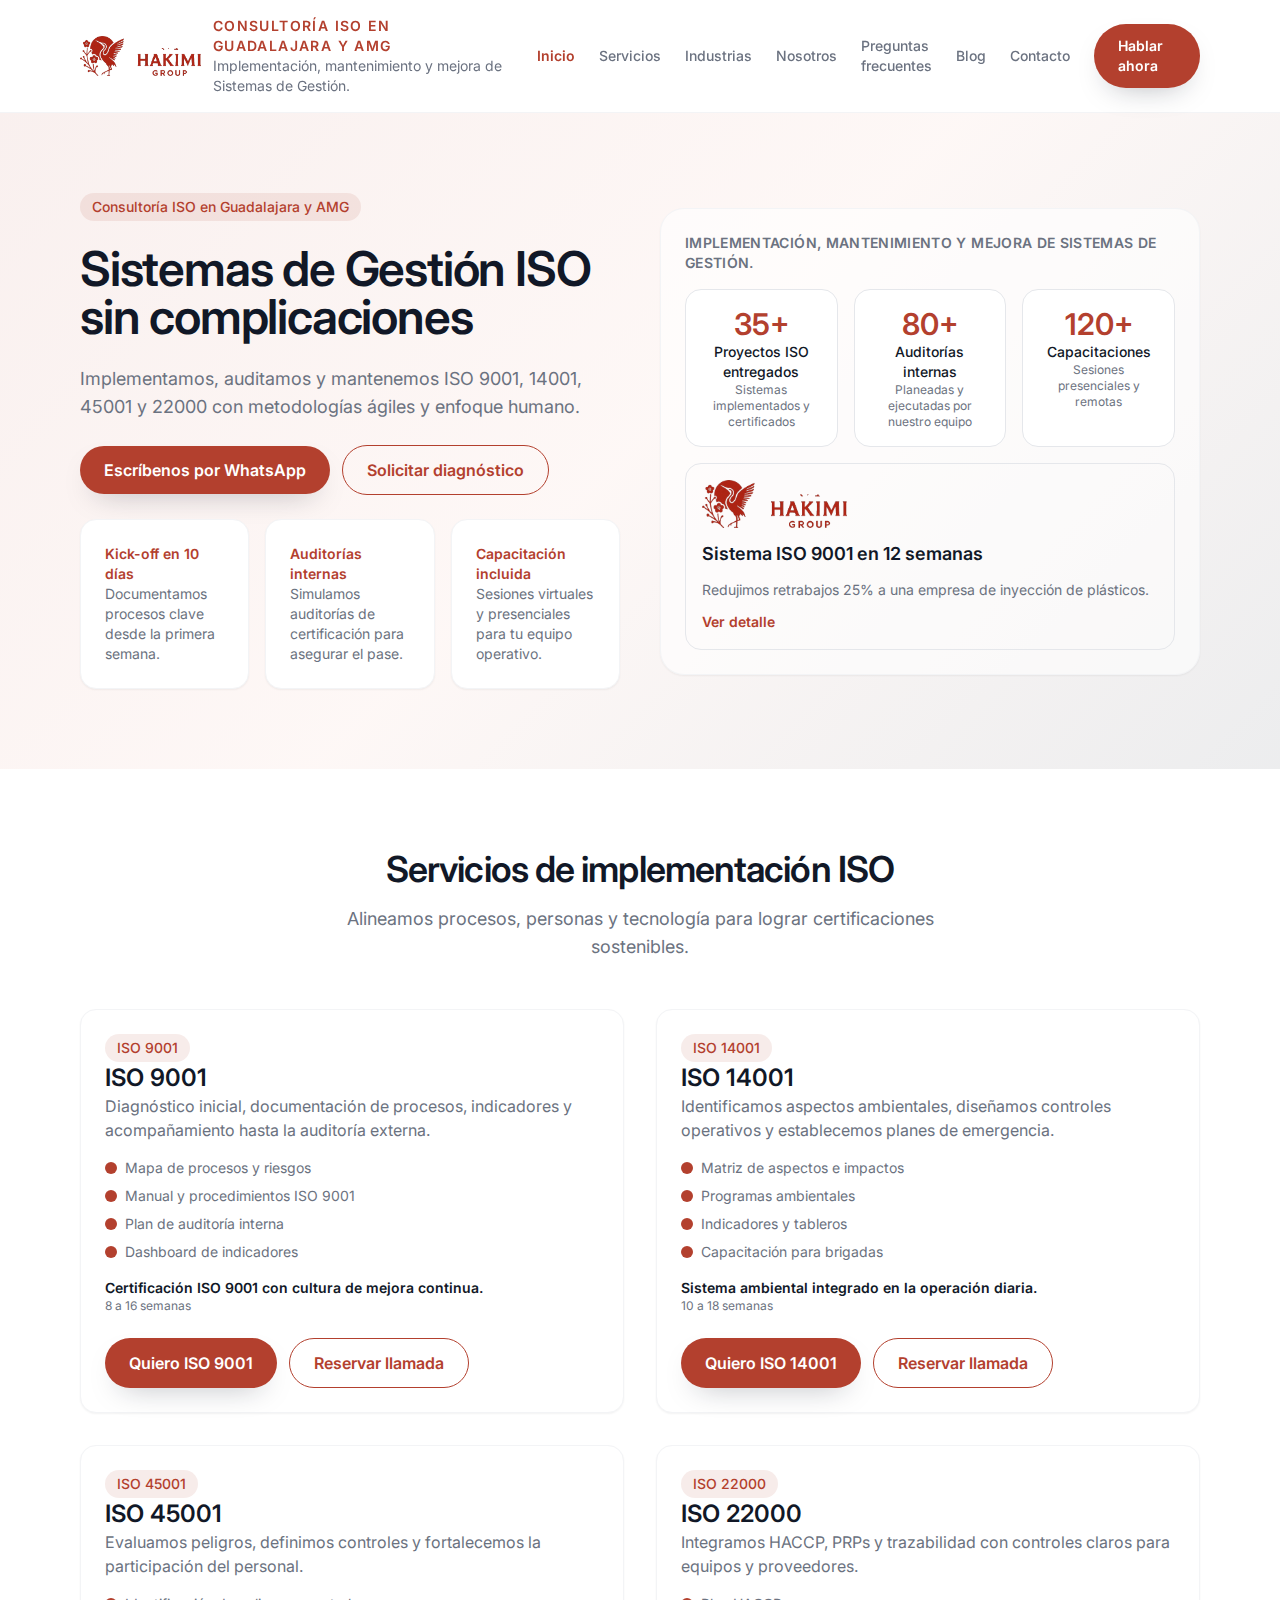
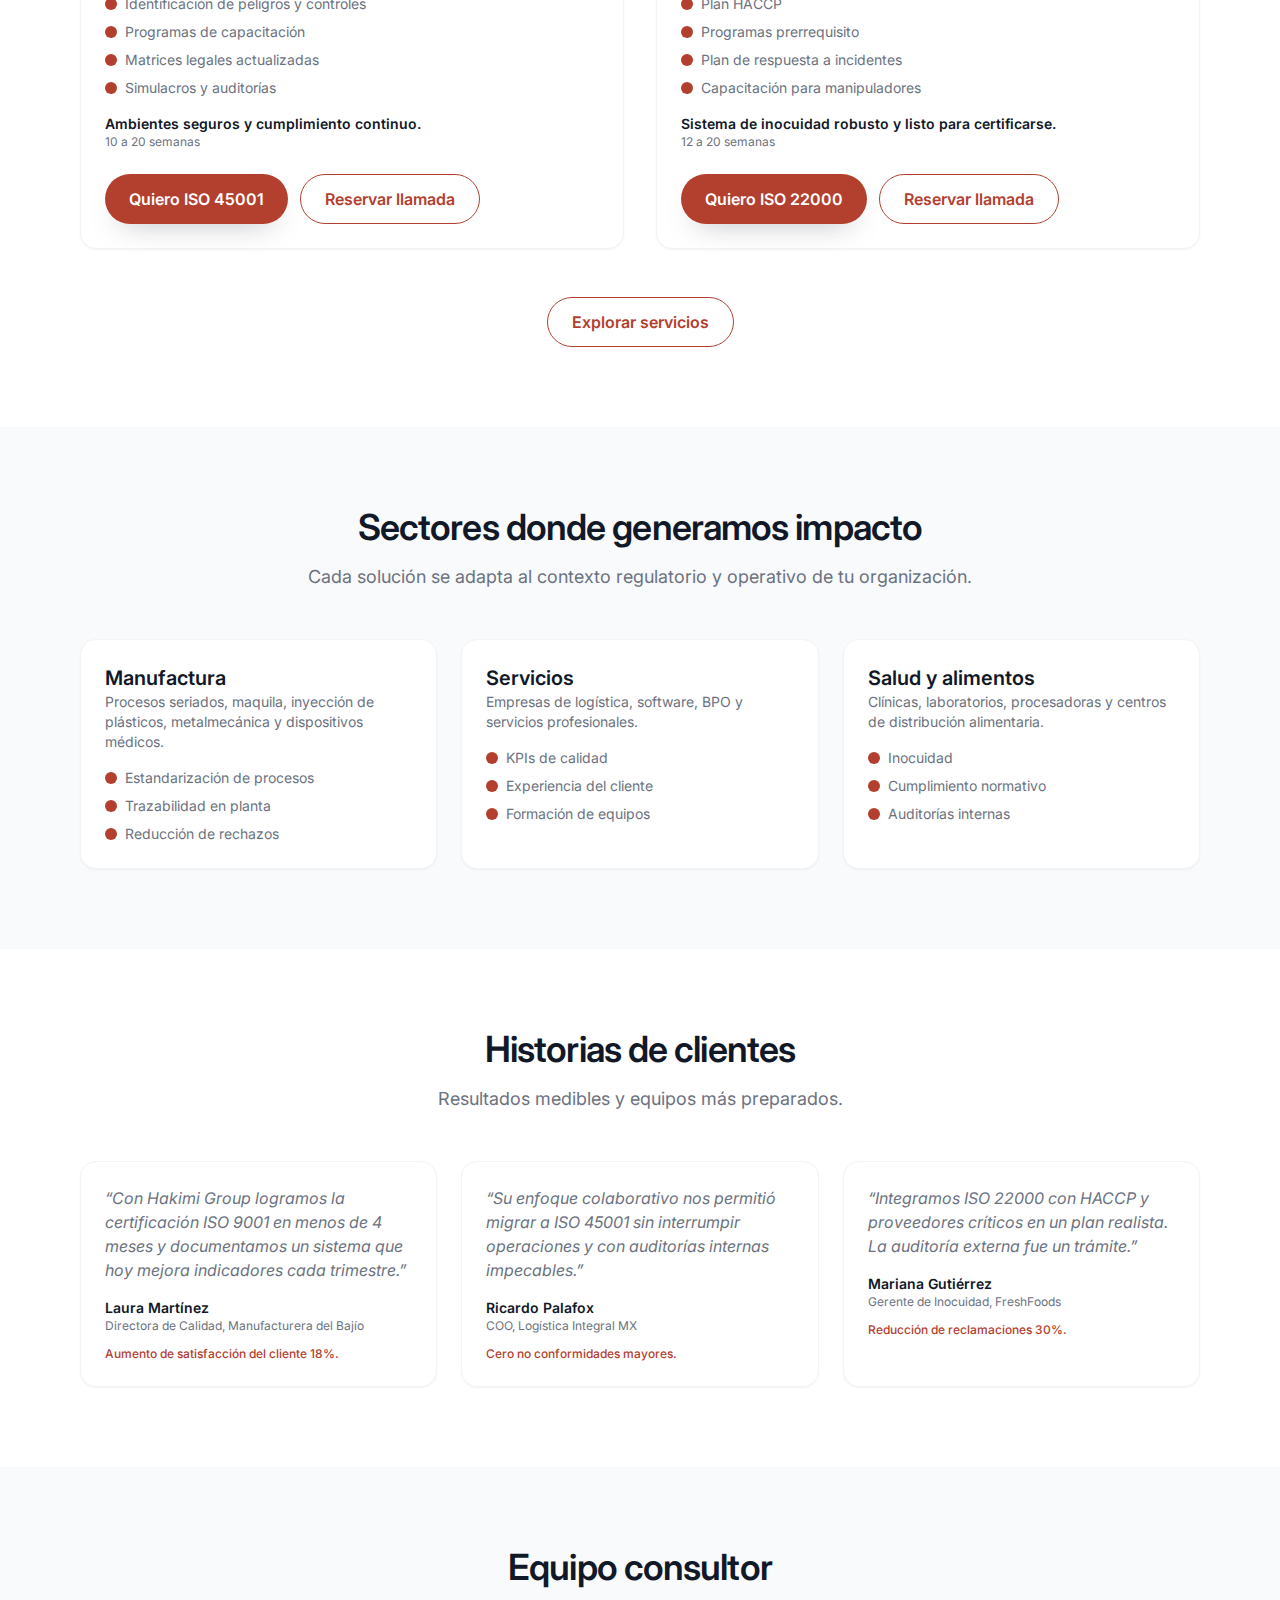
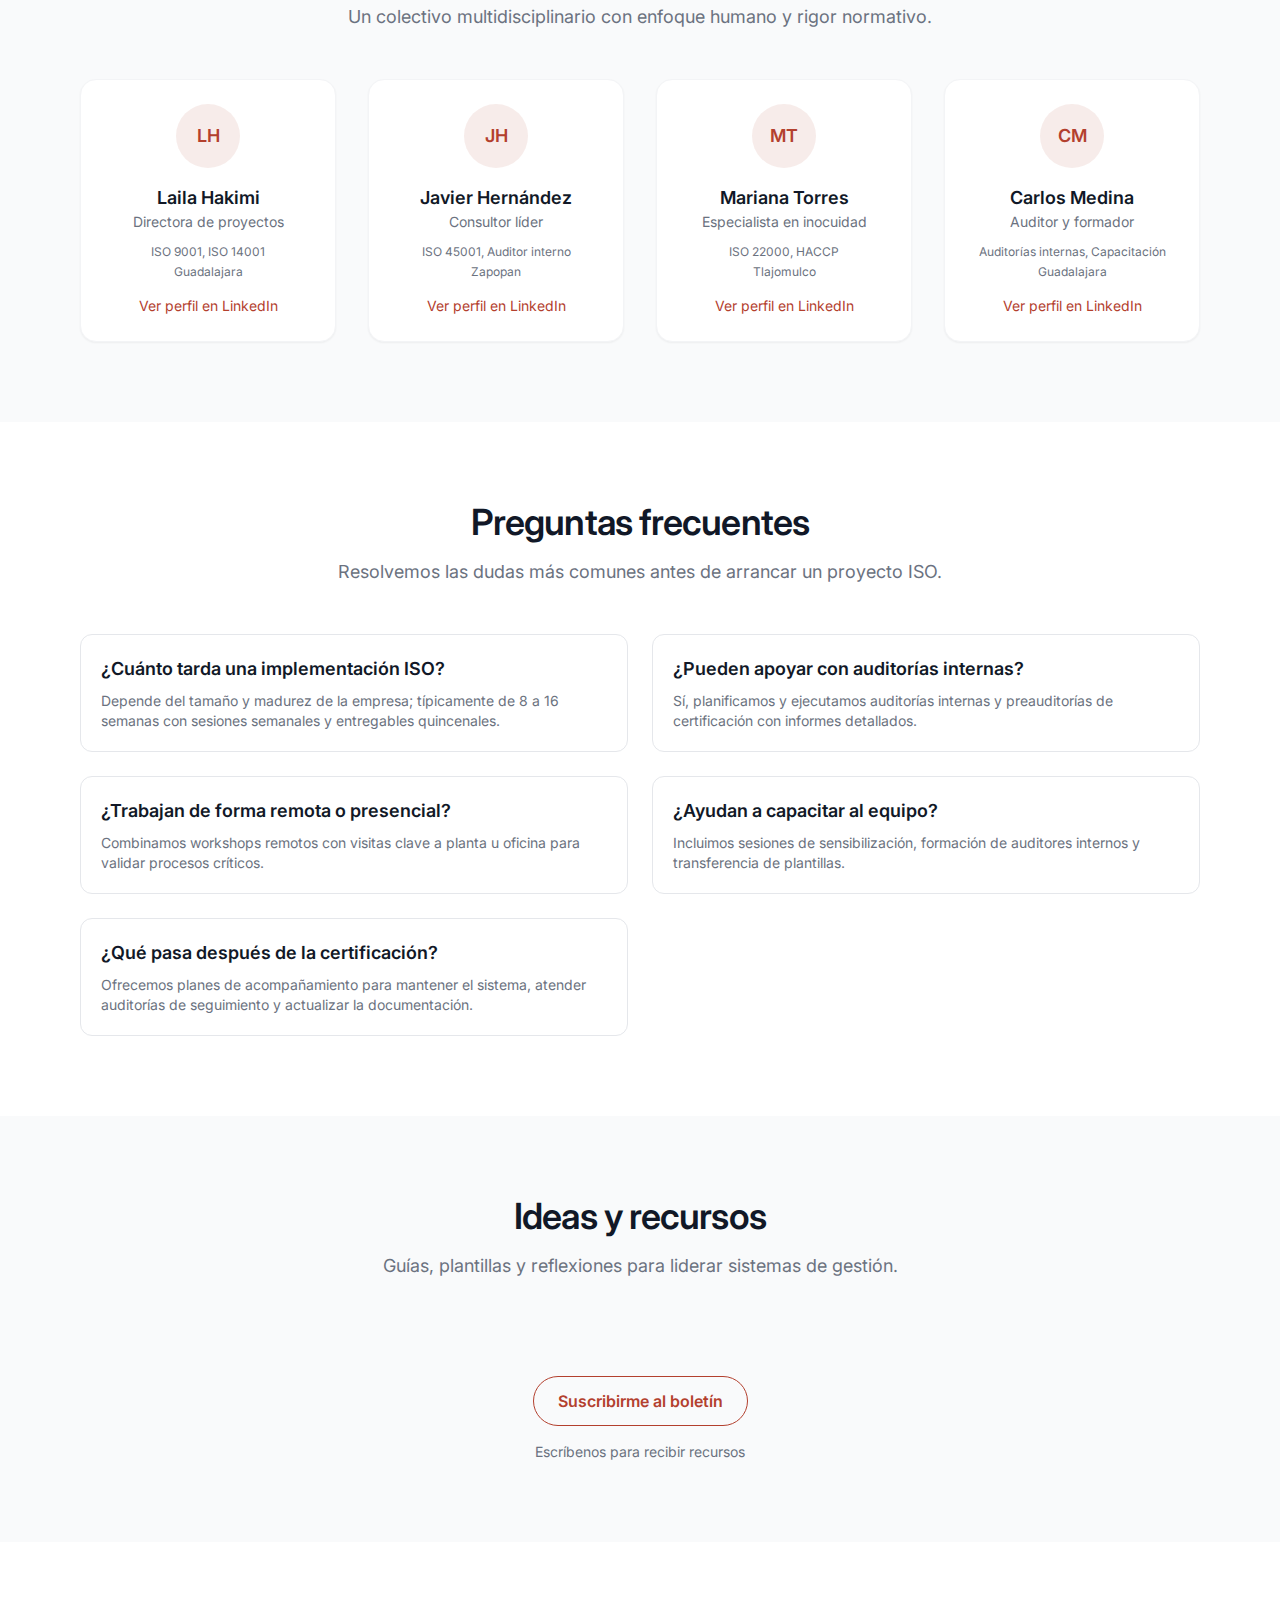
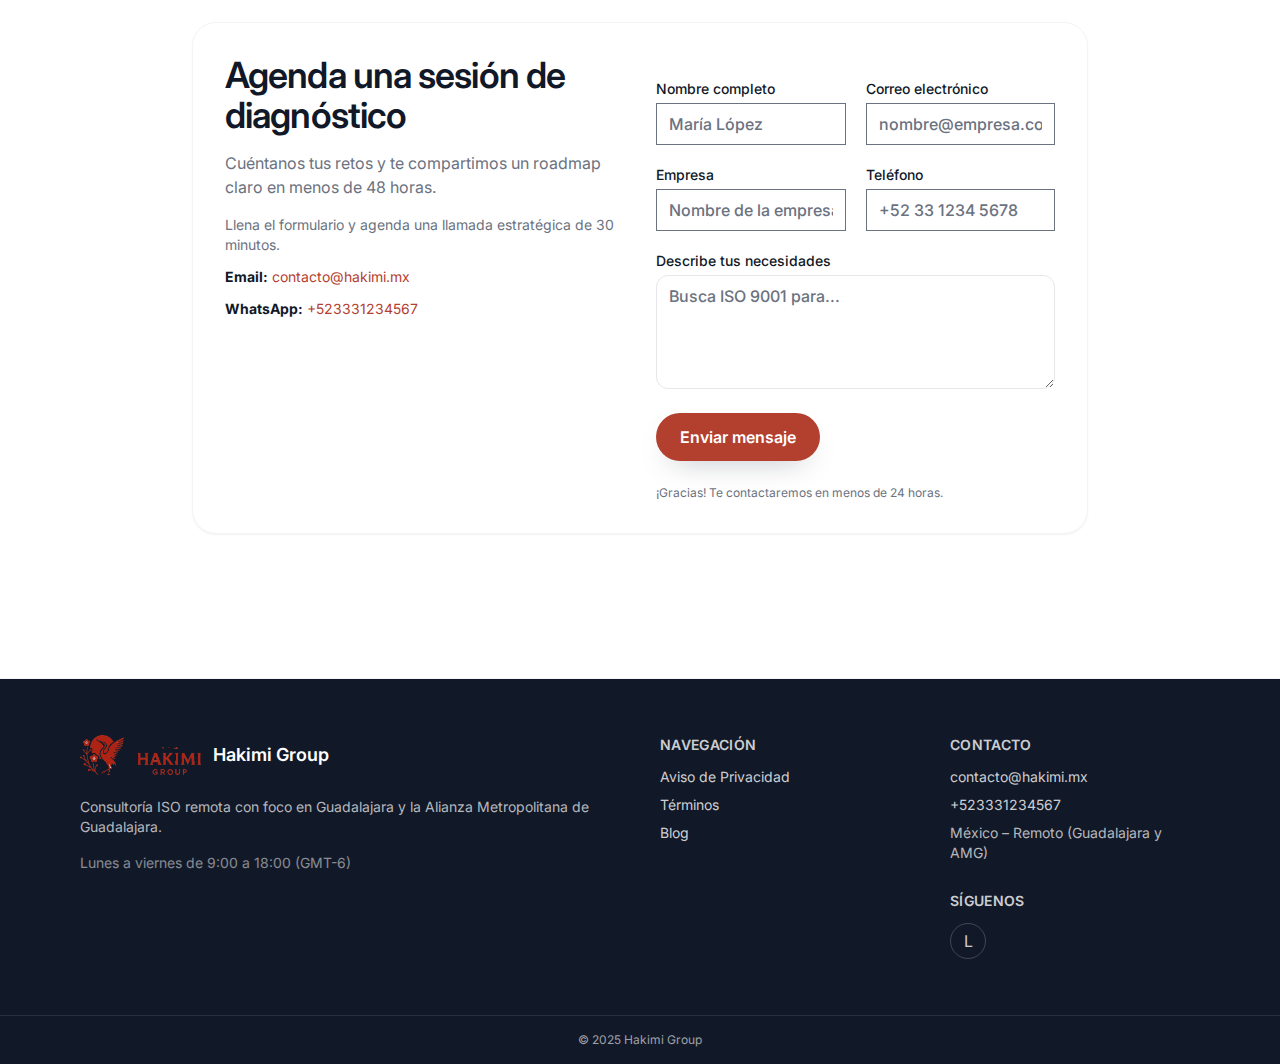
<file: index.html>
<!DOCTYPE html>
<html lang="es" class="scroll-smooth">
<head>
  <meta charset="utf-8">
  <meta name="viewport" content="width=device-width, initial-scale=1">
  
  
    
  
  
  
  
  
    
  
  
  
  <title>Consultoría ISO integral en Guadalajara</title>
  <meta name="description" content="Diagnóstico, implementación y auditorías internas para ISO 9001, 14001, 45001 y 22000.">
  <meta name="keywords" content="ISO 9001, ISO 14001, ISO 45001, ISO 22000, auditoría ISO, consultoría ISO, Guadalajara, cursos ISO, capacitación ISO">
  <meta name="language" content="es">
  <link rel="canonical" href="https://hakimi.mx/">
  <link rel="alternate" hreflang="es" href="https://hakimi.mx/">
  <meta property="og:title" content="Consultoría ISO integral en Guadalajara">
  <meta property="og:description" content="Diagnóstico, implementación y auditorías internas para ISO 9001, 14001, 45001 y 22000.">
  <meta property="og:type" content="website">
  <meta property="og:site_name" content="Hakimi Group">
  <meta property="og:url" content="https://hakimi.mx/">
  <meta property="og:locale" content="es_MX">
  <meta property="og:image" content="/assets/images/og-cover.png">
  <meta property="og:image:alt" content="Hakimi Group">
  <meta name="twitter:card" content="summary_large_image">
  <meta name="twitter:title" content="Consultoría ISO integral en Guadalajara">
  <meta name="twitter:description" content="Diagnóstico, implementación y auditorías internas para ISO 9001, 14001, 45001 y 22000.">
  <meta name="twitter:image" content="/assets/images/og-cover.png">
  
    <meta name="twitter:creator" content="@hakimigroup">
  
  <link rel="preconnect" href="https://fonts.googleapis.com">
  <link rel="preconnect" href="https://fonts.gstatic.com" crossorigin>
  <link href="https://fonts.googleapis.com/css2?family=Inter:wght@400;500;600;700&display=swap" rel="stylesheet">
  <link rel="icon" type="image/png" sizes="32x32" href="/favicon.png">
  <link rel="icon" type="image/svg+xml" href="/favicon.svg">
  <link rel="apple-touch-icon" sizes="180x180" href="/icons/icon-180.png">
  <link rel="manifest" href="/site.webmanifest">
  <meta name="theme-color" content="#B3402E">
  
  <script type="application/ld+json">{"@context":"https://schema.org","@graph":[{"@type":"Organization","name":"Hakimi Group","url":"https://hakimi.mx","logo":"https://hakimi.mx/assets/images/logo.png","email":"contacto@hakimi.mx","telephone":"+523331234567","address":{"@type":"PostalAddress","addressCountry":"MX","addressLocality":"Guadalajara","addressRegion":"Jalisco"},"@id":"https://hakimi.mx#organization","foundingDate":"2023","numberOfEmployees":4,"areaServed":{"@type":"GeoCircle","geoMidpoint":{"@type":"GeoCoordinates","addressCountry":"MX","addressRegion":"Jalisco","addressLocality":"Guadalajara"},"geoRadius":"50"},"sameAs":["https://www.linkedin.com/company/hakimi-group"]},{"@type":"OfferCatalog","@id":"https://hakimi.mx#offers","name":"Servicios ISO","itemListElement":[{"@type":"Offer","position":1,"name":"Consultoría ISO 9001","priceSpecification":{"@type":"PriceSpecification","priceCurrency":"MXN"},"itemOffered":{"@type":"Service","name":"Consultoría ISO 9001","description":"Diagnóstico inicial, documentación de procesos, indicadores y acompañamiento hasta la auditoría externa.","serviceType":"ISO 9001","areaServed":"Guadalajara y AMG","provider":{"@id":"https://hakimi.mx#organization"}}},{"@type":"Offer","position":2,"name":"Consultoría ISO 14001","priceSpecification":{"@type":"PriceSpecification","priceCurrency":"MXN"},"itemOffered":{"@type":"Service","name":"Consultoría ISO 14001","description":"Identificamos aspectos ambientales, diseñamos controles operativos y establecemos planes de emergencia.","serviceType":"ISO 14001","areaServed":"Guadalajara y AMG","provider":{"@id":"https://hakimi.mx#organization"}}},{"@type":"Offer","position":3,"name":"Consultoría ISO 45001","priceSpecification":{"@type":"PriceSpecification","priceCurrency":"MXN"},"itemOffered":{"@type":"Service","name":"Consultoría ISO 45001","description":"Evaluamos peligros, definimos controles y fortalecemos la participación del personal.","serviceType":"ISO 45001","areaServed":"Guadalajara y AMG","provider":{"@id":"https://hakimi.mx#organization"}}},{"@type":"Offer","position":4,"name":"Consultoría ISO 22000","priceSpecification":{"@type":"PriceSpecification","priceCurrency":"MXN"},"itemOffered":{"@type":"Service","name":"Consultoría ISO 22000","description":"Integramos HACCP, PRPs y trazabilidad con controles claros para equipos y proveedores.","serviceType":"ISO 22000","areaServed":"Guadalajara y AMG","provider":{"@id":"https://hakimi.mx#organization"}}}]}]}</script>
  
  
  <link rel="stylesheet" href="/assets/css/main.css">
</head>
<body class="bg-white text-neutral">
  <a href="#contenido" class="sr-only focus:not-sr-only focus:absolute focus:top-4 focus:left-4 focus:z-50 bg-white text-primary px-4 py-2 rounded-full shadow">Ir al contenido principal</a>
  <header class="sticky-header">
  <div class="mx-auto flex max-w-6xl items-center justify-between gap-6 px-4 py-4">
    <a class="flex items-center gap-3" href="/" aria-label="Hakimi Group">
      <img src="/assets/images/logo.png" alt="Hakimi Group logo" class="h-10 w-auto" loading="lazy">
      <div class="hidden flex-col sm:flex">
        <span class="text-sm font-semibold uppercase tracking-widest text-primary">Consultoría ISO en Guadalajara y AMG</span>
        <span class="text-sm text-muted">Implementación, mantenimiento y mejora de Sistemas de Gestión.</span>
      </div>
    </a>
    <nav class="hidden items-center gap-6 text-sm font-medium lg:flex">
      
        
        <a href="/" class="transition-colors hover:text-primary text-primary font-semibold" aria-current="page">Inicio</a>
      
        
        <a href="/servicios/" class="transition-colors hover:text-primary text-muted">Servicios</a>
      
        
        <a href="/#industrias" class="transition-colors hover:text-primary text-muted">Industrias</a>
      
        
        <a href="/nosotros/" class="transition-colors hover:text-primary text-muted">Nosotros</a>
      
        
        <a href="/faq/" class="transition-colors hover:text-primary text-muted">Preguntas frecuentes</a>
      
        
        <a href="/blog/" class="transition-colors hover:text-primary text-muted">Blog</a>
      
        
        <a href="/contacto/" class="transition-colors hover:text-primary text-muted">Contacto</a>
      
    </nav>
    <div class="hidden lg:flex">
      <a href="/contacto/" class="btn-primary text-sm">Hablar ahora</a>
    </div>
    <button type="button" class="inline-flex items-center justify-center rounded-full border border-gray-200 bg-white p-2 text-neutral focus-visible:outline focus-visible:outline-primary lg:hidden" data-nav-toggle aria-label="Abrir menú" data-label-open="Abrir menú" data-label-close="Cerrar menú" aria-expanded="false">
      <svg xmlns="http://www.w3.org/2000/svg" class="h-6 w-6" fill="none" viewBox="0 0 24 24" stroke="currentColor" aria-hidden="true">
        <path stroke-linecap="round" stroke-linejoin="round" stroke-width="1.5" d="M4 6h16M4 12h16M4 18h16" />
      </svg>
    </button>
  </div>
  <nav class="hidden border-t border-gray-100 bg-white px-4 py-4 lg:hidden" data-nav-menu>
    <div class="flex flex-col gap-4">
      
        
        <a href="/" class="text-base text-primary font-semibold">Inicio</a>
      
        
        <a href="/servicios/" class="text-base text-neutral">Servicios</a>
      
        
        <a href="/#industrias" class="text-base text-neutral">Industrias</a>
      
        
        <a href="/nosotros/" class="text-base text-neutral">Nosotros</a>
      
        
        <a href="/faq/" class="text-base text-neutral">Preguntas frecuentes</a>
      
        
        <a href="/blog/" class="text-base text-neutral">Blog</a>
      
        
        <a href="/contacto/" class="text-base text-neutral">Contacto</a>
      
      <a href="/contacto/" class="btn-primary text-center">Hablar ahora</a>
    </div>
  </nav>
</header>

  <main id="contenido" class="relative">
    <section class="hero-gradient">
  <div class="mx-auto grid max-w-6xl gap-10 px-4 py-20 lg:grid-cols-2 lg:items-center">
    <div class="space-y-6">
      <span class="badge">Consultoría ISO en Guadalajara y AMG</span>
      <h1 class="text-4xl font-semibold tracking-tight text-neutral sm:text-5xl">Sistemas de Gestión ISO sin complicaciones</h1>
      <p class="text-lg text-muted">Implementamos, auditamos y mantenemos ISO 9001, 14001, 45001 y 22000 con metodologías ágiles y enfoque humano.</p>
      <div class="flex flex-col gap-3 sm:flex-row sm:items-center">
        <a href="https://wa.me/523331234567?text=Hola%2C%20me%20interesa%20consultor%C3%ADa%20ISO%20(9001%2F14001%2F45001%2F22000)." class="btn-primary">Escríbenos por WhatsApp</a>
        <a href="/contacto/" class="btn-secondary">Solicitar diagnóstico</a>
      </div>
      <div class="grid gap-4 sm:grid-cols-3">
        
          <div class="card border-0 shadow-none bg-white/70">
            <p class="text-sm font-semibold text-primary">Kick-off en 10 días</p>
            <p class="text-sm text-muted">Documentamos procesos clave desde la primera semana.</p>
          </div>
        
          <div class="card border-0 shadow-none bg-white/70">
            <p class="text-sm font-semibold text-primary">Auditorías internas</p>
            <p class="text-sm text-muted">Simulamos auditorías de certificación para asegurar el pase.</p>
          </div>
        
          <div class="card border-0 shadow-none bg-white/70">
            <p class="text-sm font-semibold text-primary">Capacitación incluida</p>
            <p class="text-sm text-muted">Sesiones virtuales y presenciales para tu equipo operativo.</p>
          </div>
        
      </div>
    </div>
    <div class="grid gap-4 rounded-3xl border border-gray-100 bg-white/60 p-6 shadow-sm">
      <h2 class="text-sm font-semibold uppercase tracking-wide text-muted">Implementación, mantenimiento y mejora de Sistemas de Gestión.</h2>
      <ul class="grid gap-4 sm:grid-cols-3">
        
          <li class="rounded-2xl border border-gray-200 bg-white p-4 text-center">
            <p class="text-3xl font-semibold text-primary">35+</p>
            <p class="text-sm font-medium text-neutral">Proyectos ISO entregados</p>
            <p class="text-xs text-muted">Sistemas implementados y certificados</p>
          </li>
        
          <li class="rounded-2xl border border-gray-200 bg-white p-4 text-center">
            <p class="text-3xl font-semibold text-primary">80+</p>
            <p class="text-sm font-medium text-neutral">Auditorías internas</p>
            <p class="text-xs text-muted">Planeadas y ejecutadas por nuestro equipo</p>
          </li>
        
          <li class="rounded-2xl border border-gray-200 bg-white p-4 text-center">
            <p class="text-3xl font-semibold text-primary">120+</p>
            <p class="text-sm font-medium text-neutral">Capacitaciones</p>
            <p class="text-xs text-muted">Sesiones presenciales y remotas</p>
          </li>
        
      </ul>
      
        <div class="border border-gray-200 rounded-2xl p-4" data-carousel>
          
            <article class="space-y-3 " data-carousel-slide>
              <img src="/assets/images/logo.png" alt="Sistema ISO 9001 en 12 semanas" class="h-12 w-auto" loading="lazy">
              <h3 class="text-lg font-semibold text-neutral">Sistema ISO 9001 en 12 semanas</h3>
              <p class="text-sm text-muted">Redujimos retrabajos 25% a una empresa de inyección de plásticos.</p>
              <a href="/servicios/#iso-9001" class="inline-flex items-center gap-2 text-sm font-semibold text-primary hover:underline">Ver detalle</a>
            </article>
          
            <article class="space-y-3 hidden" data-carousel-slide>
              <img src="/assets/images/logo.png" alt="Transición a ISO 45001" class="h-12 w-auto" loading="lazy">
              <h3 class="text-lg font-semibold text-neutral">Transición a ISO 45001</h3>
              <p class="text-sm text-muted">Migramos OHSAS 18001 a ISO 45001 con cero no conformidades mayores.</p>
              <a href="/servicios/#iso-45001" class="inline-flex items-center gap-2 text-sm font-semibold text-primary hover:underline">Ver detalle</a>
            </article>
          
            <article class="space-y-3 hidden" data-carousel-slide>
              <img src="/assets/images/logo.png" alt="Plan HACCP certificado" class="h-12 w-auto" loading="lazy">
              <h3 class="text-lg font-semibold text-neutral">Plan HACCP certificado</h3>
              <p class="text-sm text-muted">Diseñamos un sistema de inocuidad listo para exportación en 4 meses.</p>
              <a href="/servicios/#iso-22000" class="inline-flex items-center gap-2 text-sm font-semibold text-primary hover:underline">Ver detalle</a>
            </article>
          
        </div>
      
    </div>
  </div>
</section>

<section id="servicios" class="mx-auto max-w-6xl px-4 py-20">
  <div class="mx-auto max-w-3xl space-y-4 text-center">
    <h2 class="section-title">Servicios de implementación ISO</h2>
    <p class="section-subtitle mx-auto">Alineamos procesos, personas y tecnología para lograr certificaciones sostenibles.</p>
  </div>
  <div class="mt-12 grid gap-8 md:grid-cols-2">
    
      <article id="iso-9001" class="card" aria-labelledby="title-iso-9001">
        <span class="badge">ISO 9001</span>
        <h3 id="title-iso-9001" class="text-2xl font-semibold text-neutral">ISO 9001</h3>
        <p class="text-muted">Diagnóstico inicial, documentación de procesos, indicadores y acompañamiento hasta la auditoría externa.</p>
        <ul class="mt-4 space-y-2 text-sm text-muted">
          
            <li class="flex items-start gap-2">
              <span class="timeline-dot mt-1"></span>
              <span>Mapa de procesos y riesgos</span>
            </li>
          
            <li class="flex items-start gap-2">
              <span class="timeline-dot mt-1"></span>
              <span>Manual y procedimientos ISO 9001</span>
            </li>
          
            <li class="flex items-start gap-2">
              <span class="timeline-dot mt-1"></span>
              <span>Plan de auditoría interna</span>
            </li>
          
            <li class="flex items-start gap-2">
              <span class="timeline-dot mt-1"></span>
              <span>Dashboard de indicadores</span>
            </li>
          
        </ul>
        <p class="mt-4 text-sm font-semibold text-neutral">Certificación ISO 9001 con cultura de mejora continua.</p>
        <p class="text-xs text-muted">8 a 16 semanas</p>
        <div class="mt-6 flex gap-3">
          <a href="https://wa.me/523331234567?text=Hola%2C%20me%20interesa%20consultor%C3%ADa%20ISO%20(9001%2F14001%2F45001%2F22000)." class="btn-primary">Quiero ISO 9001</a>
          <a href="/contacto/" class="btn-secondary">Reservar llamada</a>
        </div>
      </article>
    
      <article id="iso-14001" class="card" aria-labelledby="title-iso-14001">
        <span class="badge">ISO 14001</span>
        <h3 id="title-iso-14001" class="text-2xl font-semibold text-neutral">ISO 14001</h3>
        <p class="text-muted">Identificamos aspectos ambientales, diseñamos controles operativos y establecemos planes de emergencia.</p>
        <ul class="mt-4 space-y-2 text-sm text-muted">
          
            <li class="flex items-start gap-2">
              <span class="timeline-dot mt-1"></span>
              <span>Matriz de aspectos e impactos</span>
            </li>
          
            <li class="flex items-start gap-2">
              <span class="timeline-dot mt-1"></span>
              <span>Programas ambientales</span>
            </li>
          
            <li class="flex items-start gap-2">
              <span class="timeline-dot mt-1"></span>
              <span>Indicadores y tableros</span>
            </li>
          
            <li class="flex items-start gap-2">
              <span class="timeline-dot mt-1"></span>
              <span>Capacitación para brigadas</span>
            </li>
          
        </ul>
        <p class="mt-4 text-sm font-semibold text-neutral">Sistema ambiental integrado en la operación diaria.</p>
        <p class="text-xs text-muted">10 a 18 semanas</p>
        <div class="mt-6 flex gap-3">
          <a href="https://wa.me/523331234567?text=Hola%2C%20me%20interesa%20consultor%C3%ADa%20ISO%20(9001%2F14001%2F45001%2F22000)." class="btn-primary">Quiero ISO 14001</a>
          <a href="/contacto/" class="btn-secondary">Reservar llamada</a>
        </div>
      </article>
    
      <article id="iso-45001" class="card" aria-labelledby="title-iso-45001">
        <span class="badge">ISO 45001</span>
        <h3 id="title-iso-45001" class="text-2xl font-semibold text-neutral">ISO 45001</h3>
        <p class="text-muted">Evaluamos peligros, definimos controles y fortalecemos la participación del personal.</p>
        <ul class="mt-4 space-y-2 text-sm text-muted">
          
            <li class="flex items-start gap-2">
              <span class="timeline-dot mt-1"></span>
              <span>Identificación de peligros y controles</span>
            </li>
          
            <li class="flex items-start gap-2">
              <span class="timeline-dot mt-1"></span>
              <span>Programas de capacitación</span>
            </li>
          
            <li class="flex items-start gap-2">
              <span class="timeline-dot mt-1"></span>
              <span>Matrices legales actualizadas</span>
            </li>
          
            <li class="flex items-start gap-2">
              <span class="timeline-dot mt-1"></span>
              <span>Simulacros y auditorías</span>
            </li>
          
        </ul>
        <p class="mt-4 text-sm font-semibold text-neutral">Ambientes seguros y cumplimiento continuo.</p>
        <p class="text-xs text-muted">10 a 20 semanas</p>
        <div class="mt-6 flex gap-3">
          <a href="https://wa.me/523331234567?text=Hola%2C%20me%20interesa%20consultor%C3%ADa%20ISO%20(9001%2F14001%2F45001%2F22000)." class="btn-primary">Quiero ISO 45001</a>
          <a href="/contacto/" class="btn-secondary">Reservar llamada</a>
        </div>
      </article>
    
      <article id="iso-22000" class="card" aria-labelledby="title-iso-22000">
        <span class="badge">ISO 22000</span>
        <h3 id="title-iso-22000" class="text-2xl font-semibold text-neutral">ISO 22000</h3>
        <p class="text-muted">Integramos HACCP, PRPs y trazabilidad con controles claros para equipos y proveedores.</p>
        <ul class="mt-4 space-y-2 text-sm text-muted">
          
            <li class="flex items-start gap-2">
              <span class="timeline-dot mt-1"></span>
              <span>Plan HACCP</span>
            </li>
          
            <li class="flex items-start gap-2">
              <span class="timeline-dot mt-1"></span>
              <span>Programas prerrequisito</span>
            </li>
          
            <li class="flex items-start gap-2">
              <span class="timeline-dot mt-1"></span>
              <span>Plan de respuesta a incidentes</span>
            </li>
          
            <li class="flex items-start gap-2">
              <span class="timeline-dot mt-1"></span>
              <span>Capacitación para manipuladores</span>
            </li>
          
        </ul>
        <p class="mt-4 text-sm font-semibold text-neutral">Sistema de inocuidad robusto y listo para certificarse.</p>
        <p class="text-xs text-muted">12 a 20 semanas</p>
        <div class="mt-6 flex gap-3">
          <a href="https://wa.me/523331234567?text=Hola%2C%20me%20interesa%20consultor%C3%ADa%20ISO%20(9001%2F14001%2F45001%2F22000)." class="btn-primary">Quiero ISO 22000</a>
          <a href="/contacto/" class="btn-secondary">Reservar llamada</a>
        </div>
      </article>
    
  </div>
  <div class="mt-12 text-center">
    <a href="/servicios/" class="btn-secondary">Explorar servicios</a>
  </div>
</section>

<section id="industrias" class="bg-light py-20">
  <div class="mx-auto max-w-6xl px-4">
    <div class="mx-auto max-w-3xl space-y-4 text-center">
      <h2 class="section-title">Sectores donde generamos impacto</h2>
      <p class="section-subtitle mx-auto">Cada solución se adapta al contexto regulatorio y operativo de tu organización.</p>
    </div>
    <div class="mt-12 grid gap-6 md:grid-cols-3">
      
        <article class="card">
          <h3 class="text-xl font-semibold text-neutral">Manufactura</h3>
          <p class="text-sm text-muted">Procesos seriados, maquila, inyección de plásticos, metalmecánica y dispositivos médicos.</p>
          <ul class="mt-4 space-y-2 text-sm text-muted">
            
              <li class="flex items-start gap-2">
                <span class="timeline-dot mt-1"></span>
                <span>Estandarización de procesos</span>
              </li>
            
              <li class="flex items-start gap-2">
                <span class="timeline-dot mt-1"></span>
                <span>Trazabilidad en planta</span>
              </li>
            
              <li class="flex items-start gap-2">
                <span class="timeline-dot mt-1"></span>
                <span>Reducción de rechazos</span>
              </li>
            
          </ul>
        </article>
      
        <article class="card">
          <h3 class="text-xl font-semibold text-neutral">Servicios</h3>
          <p class="text-sm text-muted">Empresas de logística, software, BPO y servicios profesionales.</p>
          <ul class="mt-4 space-y-2 text-sm text-muted">
            
              <li class="flex items-start gap-2">
                <span class="timeline-dot mt-1"></span>
                <span>KPIs de calidad</span>
              </li>
            
              <li class="flex items-start gap-2">
                <span class="timeline-dot mt-1"></span>
                <span>Experiencia del cliente</span>
              </li>
            
              <li class="flex items-start gap-2">
                <span class="timeline-dot mt-1"></span>
                <span>Formación de equipos</span>
              </li>
            
          </ul>
        </article>
      
        <article class="card">
          <h3 class="text-xl font-semibold text-neutral">Salud y alimentos</h3>
          <p class="text-sm text-muted">Clínicas, laboratorios, procesadoras y centros de distribución alimentaria.</p>
          <ul class="mt-4 space-y-2 text-sm text-muted">
            
              <li class="flex items-start gap-2">
                <span class="timeline-dot mt-1"></span>
                <span>Inocuidad</span>
              </li>
            
              <li class="flex items-start gap-2">
                <span class="timeline-dot mt-1"></span>
                <span>Cumplimiento normativo</span>
              </li>
            
              <li class="flex items-start gap-2">
                <span class="timeline-dot mt-1"></span>
                <span>Auditorías internas</span>
              </li>
            
          </ul>
        </article>
      
    </div>
  </div>
</section>

<section class="mx-auto max-w-6xl px-4 py-20">
  <div class="mx-auto max-w-3xl space-y-4 text-center">
    <h2 class="section-title">Historias de clientes</h2>
    <p class="section-subtitle mx-auto">Resultados medibles y equipos más preparados.</p>
  </div>
  <div class="mt-12 grid gap-6 md:grid-cols-3">
    
      <article class="testimonial">
        <p>“Con Hakimi Group logramos la certificación ISO 9001 en menos de 4 meses y documentamos un sistema que hoy mejora indicadores cada trimestre.”</p>
        <div class="mt-4 text-sm font-semibold text-neutral">Laura Martínez</div>
        <div class="text-xs text-muted">Directora de Calidad, Manufacturera del Bajío</div>
        <div class="mt-3 text-xs font-medium text-primary">Aumento de satisfacción del cliente 18%.</div>
      </article>
    
      <article class="testimonial">
        <p>“Su enfoque colaborativo nos permitió migrar a ISO 45001 sin interrumpir operaciones y con auditorías internas impecables.”</p>
        <div class="mt-4 text-sm font-semibold text-neutral">Ricardo Palafox</div>
        <div class="text-xs text-muted">COO, Logística Integral MX</div>
        <div class="mt-3 text-xs font-medium text-primary">Cero no conformidades mayores.</div>
      </article>
    
      <article class="testimonial">
        <p>“Integramos ISO 22000 con HACCP y proveedores críticos en un plan realista. La auditoría externa fue un trámite.”</p>
        <div class="mt-4 text-sm font-semibold text-neutral">Mariana Gutiérrez</div>
        <div class="text-xs text-muted">Gerente de Inocuidad, FreshFoods</div>
        <div class="mt-3 text-xs font-medium text-primary">Reducción de reclamaciones 30%.</div>
      </article>
    
  </div>
</section>

<section class="bg-light py-20">
  <div class="mx-auto max-w-6xl px-4">
    <div class="mx-auto max-w-3xl space-y-4 text-center">
      <h2 class="section-title">Equipo consultor</h2>
      <p class="section-subtitle mx-auto">Un colectivo multidisciplinario con enfoque humano y rigor normativo.</p>
    </div>
    <div class="mt-12 grid gap-8 md:grid-cols-2 lg:grid-cols-4">
      
        <article class="card text-center">
          <div class="mx-auto flex h-16 w-16 items-center justify-center rounded-full bg-primary/10 text-lg font-semibold text-primary">LH</div>
          <h3 class="mt-4 text-lg font-semibold text-neutral">Laila Hakimi</h3>
          <p class="text-sm text-muted">Directora de proyectos</p>
          <p class="mt-3 text-xs text-muted">ISO 9001, ISO 14001</p>
          <p class="mt-1 text-xs text-muted">Guadalajara</p>
          <a href="https://www.linkedin.com/in/lailahakimi" class="mt-4 inline-flex items-center justify-center gap-2 text-sm text-primary hover:underline" target="_blank" rel="noopener">Ver perfil en LinkedIn</a>
        </article>
      
        <article class="card text-center">
          <div class="mx-auto flex h-16 w-16 items-center justify-center rounded-full bg-primary/10 text-lg font-semibold text-primary">JH</div>
          <h3 class="mt-4 text-lg font-semibold text-neutral">Javier Hernández</h3>
          <p class="text-sm text-muted">Consultor líder</p>
          <p class="mt-3 text-xs text-muted">ISO 45001, Auditor interno</p>
          <p class="mt-1 text-xs text-muted">Zapopan</p>
          <a href="https://www.linkedin.com/in/javier-hernandez-iso" class="mt-4 inline-flex items-center justify-center gap-2 text-sm text-primary hover:underline" target="_blank" rel="noopener">Ver perfil en LinkedIn</a>
        </article>
      
        <article class="card text-center">
          <div class="mx-auto flex h-16 w-16 items-center justify-center rounded-full bg-primary/10 text-lg font-semibold text-primary">MT</div>
          <h3 class="mt-4 text-lg font-semibold text-neutral">Mariana Torres</h3>
          <p class="text-sm text-muted">Especialista en inocuidad</p>
          <p class="mt-3 text-xs text-muted">ISO 22000, HACCP</p>
          <p class="mt-1 text-xs text-muted">Tlajomulco</p>
          <a href="https://www.linkedin.com/in/marianatorresfood" class="mt-4 inline-flex items-center justify-center gap-2 text-sm text-primary hover:underline" target="_blank" rel="noopener">Ver perfil en LinkedIn</a>
        </article>
      
        <article class="card text-center">
          <div class="mx-auto flex h-16 w-16 items-center justify-center rounded-full bg-primary/10 text-lg font-semibold text-primary">CM</div>
          <h3 class="mt-4 text-lg font-semibold text-neutral">Carlos Medina</h3>
          <p class="text-sm text-muted">Auditor y formador</p>
          <p class="mt-3 text-xs text-muted">Auditorías internas, Capacitación</p>
          <p class="mt-1 text-xs text-muted">Guadalajara</p>
          <a href="https://www.linkedin.com/in/carlosmedinaisoconsultant" class="mt-4 inline-flex items-center justify-center gap-2 text-sm text-primary hover:underline" target="_blank" rel="noopener">Ver perfil en LinkedIn</a>
        </article>
      
    </div>
  </div>
</section>

<section class="mx-auto max-w-6xl px-4 py-20">
  <div class="mx-auto max-w-3xl space-y-4 text-center">
    <h2 class="section-title">Preguntas frecuentes</h2>
    <p class="section-subtitle mx-auto">Resolvemos las dudas más comunes antes de arrancar un proyecto ISO.</p>
  </div>
  <div class="mt-12 grid gap-6 md:grid-cols-2">
    
      <article class="faq-item">
        <h3 class="text-lg font-semibold text-neutral">¿Cuánto tarda una implementación ISO?</h3>
        <p class="mt-2 text-sm text-muted">Depende del tamaño y madurez de la empresa; típicamente de 8 a 16 semanas con sesiones semanales y entregables quincenales.</p>
      </article>
    
      <article class="faq-item">
        <h3 class="text-lg font-semibold text-neutral">¿Pueden apoyar con auditorías internas?</h3>
        <p class="mt-2 text-sm text-muted">Sí, planificamos y ejecutamos auditorías internas y preauditorías de certificación con informes detallados.</p>
      </article>
    
      <article class="faq-item">
        <h3 class="text-lg font-semibold text-neutral">¿Trabajan de forma remota o presencial?</h3>
        <p class="mt-2 text-sm text-muted">Combinamos workshops remotos con visitas clave a planta u oficina para validar procesos críticos.</p>
      </article>
    
      <article class="faq-item">
        <h3 class="text-lg font-semibold text-neutral">¿Ayudan a capacitar al equipo?</h3>
        <p class="mt-2 text-sm text-muted">Incluimos sesiones de sensibilización, formación de auditores internos y transferencia de plantillas.</p>
      </article>
    
      <article class="faq-item">
        <h3 class="text-lg font-semibold text-neutral">¿Qué pasa después de la certificación?</h3>
        <p class="mt-2 text-sm text-muted">Ofrecemos planes de acompañamiento para mantener el sistema, atender auditorías de seguimiento y actualizar la documentación.</p>
      </article>
    
  </div>
</section>

<section class="bg-light py-20">
  <div class="mx-auto max-w-6xl px-4">
    <div class="mx-auto max-w-3xl space-y-4 text-center">
      <h2 class="section-title">Ideas y recursos</h2>
      <p class="section-subtitle mx-auto">Guías, plantillas y reflexiones para liderar sistemas de gestión.</p>
    </div>
    <div class="mt-12 grid gap-6 md:grid-cols-3">
      
    </div>
    <div class="mt-12 flex flex-col items-center gap-4">
      <a href="/blog/" class="btn-secondary">Suscribirme al boletín</a>
      <a href="mailto:contacto@hakimi.mx?subject=Quiero%20recibir%20recursos%20ISO" class="text-sm text-muted hover:text-primary">Escríbenos para recibir recursos</a>
    </div>
  </div>
</section>

<section class="mx-auto max-w-6xl px-4 py-20">
  <section class="mx-auto max-w-4xl rounded-3xl border border-gray-100 bg-white p-8 shadow-sm">
  <div class="grid gap-8 md:grid-cols-2">
    <div class="space-y-4">
      <h2 class="section-title">Agenda una sesión de diagnóstico</h2>
      <p class="text-muted">Cuéntanos tus retos y te compartimos un roadmap claro en menos de 48 horas.</p>
      <div class="space-y-3 text-sm text-muted">
        <p>Llena el formulario y agenda una llamada estratégica de 30 minutos.</p>
        <p><strong class="text-neutral">Email:</strong> <a href="mailto:contacto@hakimi.mx" class="hover:text-primary">contacto@hakimi.mx</a></p>
        <p><strong class="text-neutral">WhatsApp:</strong> <a href="https://wa.me/523331234567?text=Hola%2C%20me%20interesa%20consultor%C3%ADa%20ISO%20(9001%2F14001%2F45001%2F22000)." class="hover:text-primary">+523331234567</a></p>
      </div>
    </div>
    <form class="space-y-6" method="post" action="https://formspree.io/f/mwkgwdnz">
      <input type="hidden" name="_subject" value="Mensaje desde hakimi.mx">
      <div class="grid gap-5 sm:grid-cols-2">
        
          
          
          
          <label class="flex flex-col text-sm font-medium text-neutral ">
            <span>Nombre completo</span>
            
              <input type="text" name="name" placeholder="María López" required>
            
          </label>
        
          
          
          
          <label class="flex flex-col text-sm font-medium text-neutral ">
            <span>Correo electrónico</span>
            
              <input type="email" name="email" placeholder="nombre@empresa.com" required>
            
          </label>
        
          
          
          
          <label class="flex flex-col text-sm font-medium text-neutral ">
            <span>Empresa</span>
            
              <input type="text" name="company" placeholder="Nombre de la empresa" required>
            
          </label>
        
          
          
          
          <label class="flex flex-col text-sm font-medium text-neutral ">
            <span>Teléfono</span>
            
              <input type="tel" name="phone" placeholder="+52 33 1234 5678" required>
            
          </label>
        
          
          
          
          <label class="flex flex-col text-sm font-medium text-neutral sm:col-span-2">
            <span>Describe tus necesidades</span>
            
              <textarea name="message" rows="4" placeholder="Busca ISO 9001 para..." required></textarea>
            
          </label>
        
      </div>
      <button type="submit">Enviar mensaje</button>
      <p class="text-xs text-muted">¡Gracias! Te contactaremos en menos de 24 horas.</p>
    </form>
  </div>
</section>

</section>

  </main>
  <footer class="mt-16">
  <div class="mx-auto grid max-w-6xl gap-10 px-4 py-14 md:grid-cols-4">
    <div class="md:col-span-2 space-y-4">
      <a href="/" class="inline-flex items-center gap-3" aria-label="Hakimi Group">
        <img src="/assets/images/logo.png" alt="Hakimi Group logo" class="h-10 w-auto" loading="lazy">
        <span class="text-lg font-semibold text-white">Hakimi Group</span>
      </a>
      <p class="text-sm text-white/70">Consultoría ISO remota con foco en Guadalajara y la Alianza Metropolitana de Guadalajara.</p>
      <p class="text-sm text-white/50">Lunes a viernes de 9:00 a 18:00 (GMT-6)</p>
    </div>
    <div class="space-y-3">
      <h3 class="text-sm font-semibold uppercase tracking-wide text-white/80">Navegación</h3>
      <nav class="flex flex-col gap-2 text-sm text-white/70">
        
          <a href="/aviso-de-privacidad/" class="hover:text-white">Aviso de Privacidad</a>
        
          <a href="/terminos/" class="hover:text-white">Términos</a>
        
          <a href="/blog/" class="hover:text-white">Blog</a>
        
      </nav>
    </div>
    <div class="space-y-3">
      <h3 class="text-sm font-semibold uppercase tracking-wide text-white/80">Contacto</h3>
      <ul class="space-y-2 text-sm text-white/70">
        <li><a href="mailto:contacto@hakimi.mx" class="hover:text-white">contacto@hakimi.mx</a></li>
        <li><a href="tel:+523331234567" class="hover:text-white">+523331234567</a></li>
        <li>México – Remoto (Guadalajara y AMG)</li>
      </ul>
      <h3 class="pt-4 text-sm font-semibold uppercase tracking-wide text-white/80">Síguenos</h3>
      <div class="flex gap-3">
        
          <a href="https://www.linkedin.com/company/hakimi-group" class="inline-flex h-9 w-9 items-center justify-center rounded-full border border-white/20 text-white/80 hover:border-white hover:text-white" target="_blank" rel="noopener">L</a>
        
      </div>
    </div>
  </div>
  <div class="border-t border-white/10 py-4 text-center text-xs text-white/60">
    © 2025 Hakimi Group
  </div>
</footer>

  <script src="/assets/js/main.js" defer></script>
  
</body>
</html>
</file>
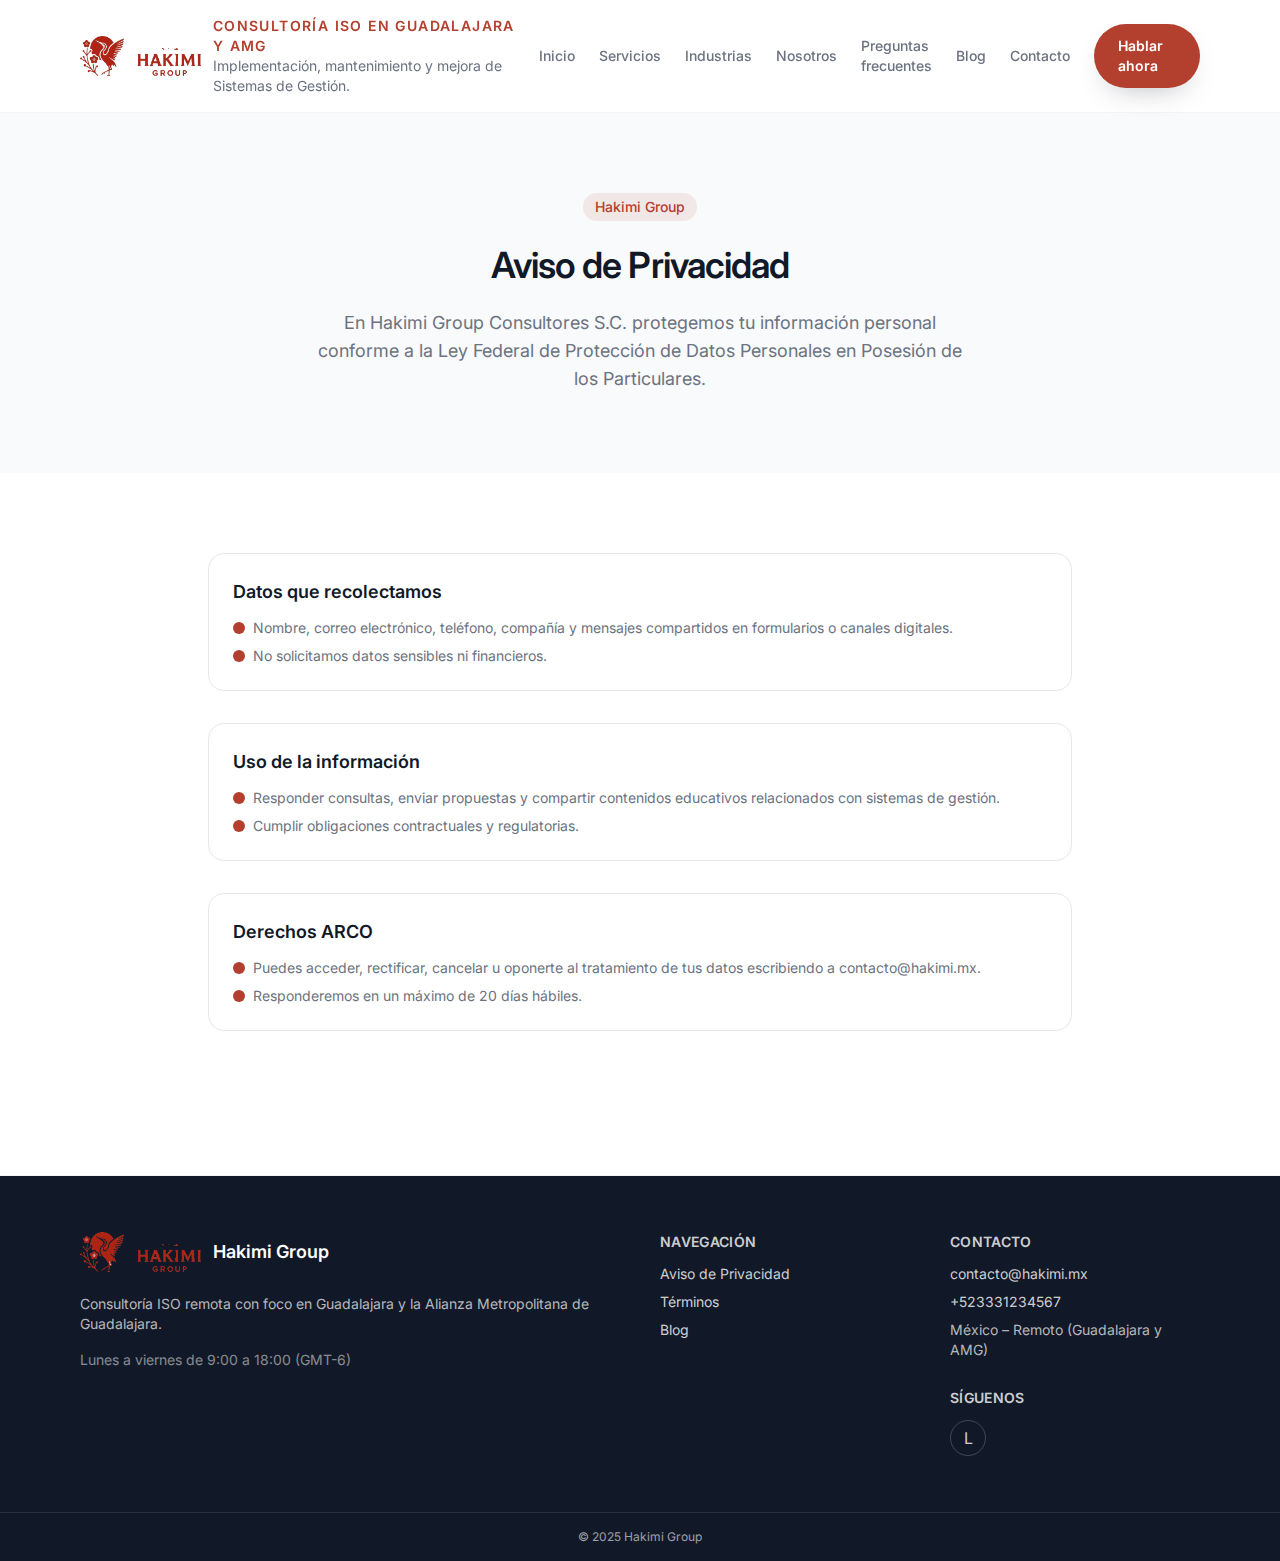
<file: aviso-de-privacidad/index.html>
<!DOCTYPE html>
<html lang="es" class="scroll-smooth">
<head>
  <meta charset="utf-8">
  <meta name="viewport" content="width=device-width, initial-scale=1">
  
  
  
  
  
  
    
  
  
  
  <title>Aviso de Privacidad Hakimi Group</title>
  <meta name="description" content="Conoce cómo protegemos tus datos personales de conformidad con la ley mexicana.">
  <meta name="keywords" content="ISO 9001, ISO 14001, ISO 45001, ISO 22000, auditoría ISO, consultoría ISO, Guadalajara, cursos ISO, capacitación ISO">
  <meta name="language" content="es">
  <link rel="canonical" href="https://hakimi.mx/aviso-de-privacidad/">
  <link rel="alternate" hreflang="es" href="https://hakimi.mx/aviso-de-privacidad/">
  <meta property="og:title" content="Aviso de Privacidad Hakimi Group">
  <meta property="og:description" content="Conoce cómo protegemos tus datos personales de conformidad con la ley mexicana.">
  <meta property="og:type" content="website">
  <meta property="og:site_name" content="Hakimi Group">
  <meta property="og:url" content="https://hakimi.mx/aviso-de-privacidad/">
  <meta property="og:locale" content="es_MX">
  <meta property="og:image" content="/assets/images/og-cover.png">
  <meta property="og:image:alt" content="Hakimi Group">
  <meta name="twitter:card" content="summary_large_image">
  <meta name="twitter:title" content="Aviso de Privacidad Hakimi Group">
  <meta name="twitter:description" content="Conoce cómo protegemos tus datos personales de conformidad con la ley mexicana.">
  <meta name="twitter:image" content="/assets/images/og-cover.png">
  
    <meta name="twitter:creator" content="@hakimigroup">
  
  <link rel="preconnect" href="https://fonts.googleapis.com">
  <link rel="preconnect" href="https://fonts.gstatic.com" crossorigin>
  <link href="https://fonts.googleapis.com/css2?family=Inter:wght@400;500;600;700&display=swap" rel="stylesheet">
  <link rel="icon" type="image/png" sizes="32x32" href="/favicon.png">
  <link rel="icon" type="image/svg+xml" href="/favicon.svg">
  <link rel="apple-touch-icon" sizes="180x180" href="/icons/icon-180.png">
  <link rel="manifest" href="/site.webmanifest">
  <meta name="theme-color" content="#B3402E">
  
  <script type="application/ld+json">{"@context":"https://schema.org","@graph":[{"@type":"Organization","name":"Hakimi Group","url":"https://hakimi.mx","logo":"https://hakimi.mx/assets/images/logo.png","email":"contacto@hakimi.mx","telephone":"+523331234567","address":{"@type":"PostalAddress","addressCountry":"MX","addressLocality":"Guadalajara","addressRegion":"Jalisco"},"@id":"https://hakimi.mx#organization","foundingDate":"2023","numberOfEmployees":4,"areaServed":{"@type":"GeoCircle","geoMidpoint":{"@type":"GeoCoordinates","addressCountry":"MX","addressRegion":"Jalisco","addressLocality":"Guadalajara"},"geoRadius":"50"},"sameAs":["https://www.linkedin.com/company/hakimi-group"]},{"@type":"OfferCatalog","@id":"https://hakimi.mx#offers","name":"Servicios ISO","itemListElement":[{"@type":"Offer","position":1,"name":"Consultoría ISO 9001","priceSpecification":{"@type":"PriceSpecification","priceCurrency":"MXN"},"itemOffered":{"@type":"Service","name":"Consultoría ISO 9001","description":"Diagnóstico inicial, documentación de procesos, indicadores y acompañamiento hasta la auditoría externa.","serviceType":"ISO 9001","areaServed":"Guadalajara y AMG","provider":{"@id":"https://hakimi.mx#organization"}}},{"@type":"Offer","position":2,"name":"Consultoría ISO 14001","priceSpecification":{"@type":"PriceSpecification","priceCurrency":"MXN"},"itemOffered":{"@type":"Service","name":"Consultoría ISO 14001","description":"Identificamos aspectos ambientales, diseñamos controles operativos y establecemos planes de emergencia.","serviceType":"ISO 14001","areaServed":"Guadalajara y AMG","provider":{"@id":"https://hakimi.mx#organization"}}},{"@type":"Offer","position":3,"name":"Consultoría ISO 45001","priceSpecification":{"@type":"PriceSpecification","priceCurrency":"MXN"},"itemOffered":{"@type":"Service","name":"Consultoría ISO 45001","description":"Evaluamos peligros, definimos controles y fortalecemos la participación del personal.","serviceType":"ISO 45001","areaServed":"Guadalajara y AMG","provider":{"@id":"https://hakimi.mx#organization"}}},{"@type":"Offer","position":4,"name":"Consultoría ISO 22000","priceSpecification":{"@type":"PriceSpecification","priceCurrency":"MXN"},"itemOffered":{"@type":"Service","name":"Consultoría ISO 22000","description":"Integramos HACCP, PRPs y trazabilidad con controles claros para equipos y proveedores.","serviceType":"ISO 22000","areaServed":"Guadalajara y AMG","provider":{"@id":"https://hakimi.mx#organization"}}}]}]}</script>
  
  
  <link rel="stylesheet" href="/assets/css/main.css">
</head>
<body class="bg-white text-neutral">
  <a href="#contenido" class="sr-only focus:not-sr-only focus:absolute focus:top-4 focus:left-4 focus:z-50 bg-white text-primary px-4 py-2 rounded-full shadow">Ir al contenido principal</a>
  <header class="sticky-header">
  <div class="mx-auto flex max-w-6xl items-center justify-between gap-6 px-4 py-4">
    <a class="flex items-center gap-3" href="/" aria-label="Hakimi Group">
      <img src="/assets/images/logo.png" alt="Hakimi Group logo" class="h-10 w-auto" loading="lazy">
      <div class="hidden flex-col sm:flex">
        <span class="text-sm font-semibold uppercase tracking-widest text-primary">Consultoría ISO en Guadalajara y AMG</span>
        <span class="text-sm text-muted">Implementación, mantenimiento y mejora de Sistemas de Gestión.</span>
      </div>
    </a>
    <nav class="hidden items-center gap-6 text-sm font-medium lg:flex">
      
        
        <a href="/" class="transition-colors hover:text-primary text-muted">Inicio</a>
      
        
        <a href="/servicios/" class="transition-colors hover:text-primary text-muted">Servicios</a>
      
        
        <a href="/#industrias" class="transition-colors hover:text-primary text-muted">Industrias</a>
      
        
        <a href="/nosotros/" class="transition-colors hover:text-primary text-muted">Nosotros</a>
      
        
        <a href="/faq/" class="transition-colors hover:text-primary text-muted">Preguntas frecuentes</a>
      
        
        <a href="/blog/" class="transition-colors hover:text-primary text-muted">Blog</a>
      
        
        <a href="/contacto/" class="transition-colors hover:text-primary text-muted">Contacto</a>
      
    </nav>
    <div class="hidden lg:flex">
      <a href="/contacto/" class="btn-primary text-sm">Hablar ahora</a>
    </div>
    <button type="button" class="inline-flex items-center justify-center rounded-full border border-gray-200 bg-white p-2 text-neutral focus-visible:outline focus-visible:outline-primary lg:hidden" data-nav-toggle aria-label="Abrir menú" data-label-open="Abrir menú" data-label-close="Cerrar menú" aria-expanded="false">
      <svg xmlns="http://www.w3.org/2000/svg" class="h-6 w-6" fill="none" viewBox="0 0 24 24" stroke="currentColor" aria-hidden="true">
        <path stroke-linecap="round" stroke-linejoin="round" stroke-width="1.5" d="M4 6h16M4 12h16M4 18h16" />
      </svg>
    </button>
  </div>
  <nav class="hidden border-t border-gray-100 bg-white px-4 py-4 lg:hidden" data-nav-menu>
    <div class="flex flex-col gap-4">
      
        
        <a href="/" class="text-base text-neutral">Inicio</a>
      
        
        <a href="/servicios/" class="text-base text-neutral">Servicios</a>
      
        
        <a href="/#industrias" class="text-base text-neutral">Industrias</a>
      
        
        <a href="/nosotros/" class="text-base text-neutral">Nosotros</a>
      
        
        <a href="/faq/" class="text-base text-neutral">Preguntas frecuentes</a>
      
        
        <a href="/blog/" class="text-base text-neutral">Blog</a>
      
        
        <a href="/contacto/" class="text-base text-neutral">Contacto</a>
      
      <a href="/contacto/" class="btn-primary text-center">Hablar ahora</a>
    </div>
  </nav>
</header>

  <main id="contenido" class="relative">
    <section class="bg-light py-20">
  <div class="mx-auto max-w-4xl space-y-6 px-4 text-center">
    <span class="badge">Hakimi Group</span>
    <h1 class="section-title">Aviso de Privacidad</h1>
    <p class="section-subtitle mx-auto">En Hakimi Group Consultores S.C. protegemos tu información personal conforme a la Ley Federal de Protección de Datos Personales en Posesión de los Particulares.</p>
  </div>
</section>

<section class="mx-auto max-w-4xl px-4 py-20">
  <div class="space-y-8">
    
      <article class="rounded-2xl border border-gray-200 p-6">
        <h2 class="text-lg font-semibold text-neutral">Datos que recolectamos</h2>
        <ul class="mt-3 space-y-2 text-sm text-muted">
          
            <li class="flex items-start gap-2">
              <span class="timeline-dot mt-1"></span>
              <span>Nombre, correo electrónico, teléfono, compañía y mensajes compartidos en formularios o canales digitales.</span>
            </li>
          
            <li class="flex items-start gap-2">
              <span class="timeline-dot mt-1"></span>
              <span>No solicitamos datos sensibles ni financieros.</span>
            </li>
          
        </ul>
      </article>
    
      <article class="rounded-2xl border border-gray-200 p-6">
        <h2 class="text-lg font-semibold text-neutral">Uso de la información</h2>
        <ul class="mt-3 space-y-2 text-sm text-muted">
          
            <li class="flex items-start gap-2">
              <span class="timeline-dot mt-1"></span>
              <span>Responder consultas, enviar propuestas y compartir contenidos educativos relacionados con sistemas de gestión.</span>
            </li>
          
            <li class="flex items-start gap-2">
              <span class="timeline-dot mt-1"></span>
              <span>Cumplir obligaciones contractuales y regulatorias.</span>
            </li>
          
        </ul>
      </article>
    
      <article class="rounded-2xl border border-gray-200 p-6">
        <h2 class="text-lg font-semibold text-neutral">Derechos ARCO</h2>
        <ul class="mt-3 space-y-2 text-sm text-muted">
          
            <li class="flex items-start gap-2">
              <span class="timeline-dot mt-1"></span>
              <span>Puedes acceder, rectificar, cancelar u oponerte al tratamiento de tus datos escribiendo a contacto@hakimi.mx.</span>
            </li>
          
            <li class="flex items-start gap-2">
              <span class="timeline-dot mt-1"></span>
              <span>Responderemos en un máximo de 20 días hábiles.</span>
            </li>
          
        </ul>
      </article>
    
  </div>
</section>

  </main>
  <footer class="mt-16">
  <div class="mx-auto grid max-w-6xl gap-10 px-4 py-14 md:grid-cols-4">
    <div class="md:col-span-2 space-y-4">
      <a href="/" class="inline-flex items-center gap-3" aria-label="Hakimi Group">
        <img src="/assets/images/logo.png" alt="Hakimi Group logo" class="h-10 w-auto" loading="lazy">
        <span class="text-lg font-semibold text-white">Hakimi Group</span>
      </a>
      <p class="text-sm text-white/70">Consultoría ISO remota con foco en Guadalajara y la Alianza Metropolitana de Guadalajara.</p>
      <p class="text-sm text-white/50">Lunes a viernes de 9:00 a 18:00 (GMT-6)</p>
    </div>
    <div class="space-y-3">
      <h3 class="text-sm font-semibold uppercase tracking-wide text-white/80">Navegación</h3>
      <nav class="flex flex-col gap-2 text-sm text-white/70">
        
          <a href="/aviso-de-privacidad/" class="hover:text-white">Aviso de Privacidad</a>
        
          <a href="/terminos/" class="hover:text-white">Términos</a>
        
          <a href="/blog/" class="hover:text-white">Blog</a>
        
      </nav>
    </div>
    <div class="space-y-3">
      <h3 class="text-sm font-semibold uppercase tracking-wide text-white/80">Contacto</h3>
      <ul class="space-y-2 text-sm text-white/70">
        <li><a href="mailto:contacto@hakimi.mx" class="hover:text-white">contacto@hakimi.mx</a></li>
        <li><a href="tel:+523331234567" class="hover:text-white">+523331234567</a></li>
        <li>México – Remoto (Guadalajara y AMG)</li>
      </ul>
      <h3 class="pt-4 text-sm font-semibold uppercase tracking-wide text-white/80">Síguenos</h3>
      <div class="flex gap-3">
        
          <a href="https://www.linkedin.com/company/hakimi-group" class="inline-flex h-9 w-9 items-center justify-center rounded-full border border-white/20 text-white/80 hover:border-white hover:text-white" target="_blank" rel="noopener">L</a>
        
      </div>
    </div>
  </div>
  <div class="border-t border-white/10 py-4 text-center text-xs text-white/60">
    © 2025 Hakimi Group
  </div>
</footer>

  <script src="/assets/js/main.js" defer></script>
  
</body>
</html>
</file>
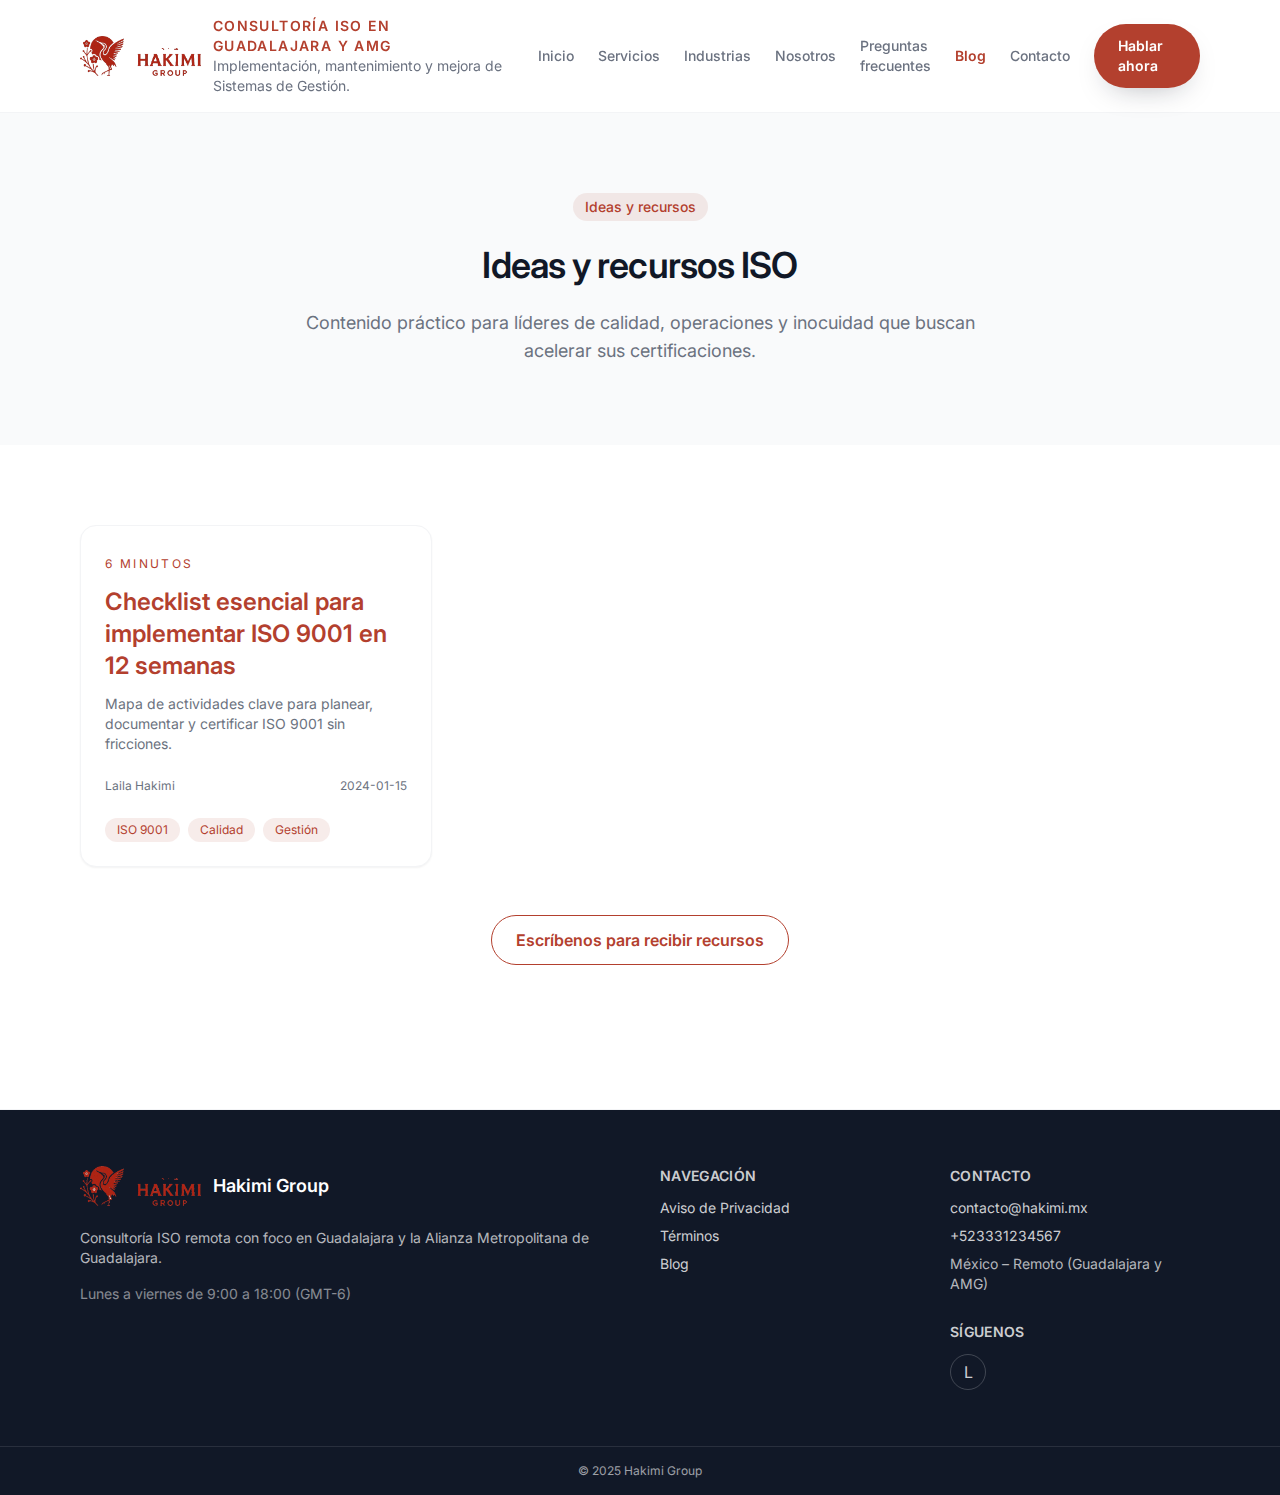
<file: blog/index.html>
<!DOCTYPE html>
<html lang="es" class="scroll-smooth">
<head>
  <meta charset="utf-8">
  <meta name="viewport" content="width=device-width, initial-scale=1">
  
  
  
  
  
  
    
  
  
  
  <title>Blog de sistemas ISO</title>
  <meta name="description" content="Recursos, checklists y guías para fortalecer la gestión ISO en tu organización.">
  <meta name="keywords" content="ISO 9001, ISO 14001, ISO 45001, ISO 22000, auditoría ISO, consultoría ISO, Guadalajara, cursos ISO, capacitación ISO">
  <meta name="language" content="es">
  <link rel="canonical" href="https://hakimi.mx/blog/">
  <link rel="alternate" hreflang="es" href="https://hakimi.mx/blog/">
  <meta property="og:title" content="Blog de sistemas ISO">
  <meta property="og:description" content="Recursos, checklists y guías para fortalecer la gestión ISO en tu organización.">
  <meta property="og:type" content="website">
  <meta property="og:site_name" content="Hakimi Group">
  <meta property="og:url" content="https://hakimi.mx/blog/">
  <meta property="og:locale" content="es_MX">
  <meta property="og:image" content="/assets/images/og-cover.png">
  <meta property="og:image:alt" content="Hakimi Group">
  <meta name="twitter:card" content="summary_large_image">
  <meta name="twitter:title" content="Blog de sistemas ISO">
  <meta name="twitter:description" content="Recursos, checklists y guías para fortalecer la gestión ISO en tu organización.">
  <meta name="twitter:image" content="/assets/images/og-cover.png">
  
    <meta name="twitter:creator" content="@hakimigroup">
  
  <link rel="preconnect" href="https://fonts.googleapis.com">
  <link rel="preconnect" href="https://fonts.gstatic.com" crossorigin>
  <link href="https://fonts.googleapis.com/css2?family=Inter:wght@400;500;600;700&display=swap" rel="stylesheet">
  <link rel="icon" type="image/png" sizes="32x32" href="/favicon.png">
  <link rel="icon" type="image/svg+xml" href="/favicon.svg">
  <link rel="apple-touch-icon" sizes="180x180" href="/icons/icon-180.png">
  <link rel="manifest" href="/site.webmanifest">
  <meta name="theme-color" content="#B3402E">
  
  <script type="application/ld+json">{"@context":"https://schema.org","@graph":[{"@type":"Organization","name":"Hakimi Group","url":"https://hakimi.mx","logo":"https://hakimi.mx/assets/images/logo.png","email":"contacto@hakimi.mx","telephone":"+523331234567","address":{"@type":"PostalAddress","addressCountry":"MX","addressLocality":"Guadalajara","addressRegion":"Jalisco"},"@id":"https://hakimi.mx#organization","foundingDate":"2023","numberOfEmployees":4,"areaServed":{"@type":"GeoCircle","geoMidpoint":{"@type":"GeoCoordinates","addressCountry":"MX","addressRegion":"Jalisco","addressLocality":"Guadalajara"},"geoRadius":"50"},"sameAs":["https://www.linkedin.com/company/hakimi-group"]},{"@type":"OfferCatalog","@id":"https://hakimi.mx#offers","name":"Servicios ISO","itemListElement":[{"@type":"Offer","position":1,"name":"Consultoría ISO 9001","priceSpecification":{"@type":"PriceSpecification","priceCurrency":"MXN"},"itemOffered":{"@type":"Service","name":"Consultoría ISO 9001","description":"Diagnóstico inicial, documentación de procesos, indicadores y acompañamiento hasta la auditoría externa.","serviceType":"ISO 9001","areaServed":"Guadalajara y AMG","provider":{"@id":"https://hakimi.mx#organization"}}},{"@type":"Offer","position":2,"name":"Consultoría ISO 14001","priceSpecification":{"@type":"PriceSpecification","priceCurrency":"MXN"},"itemOffered":{"@type":"Service","name":"Consultoría ISO 14001","description":"Identificamos aspectos ambientales, diseñamos controles operativos y establecemos planes de emergencia.","serviceType":"ISO 14001","areaServed":"Guadalajara y AMG","provider":{"@id":"https://hakimi.mx#organization"}}},{"@type":"Offer","position":3,"name":"Consultoría ISO 45001","priceSpecification":{"@type":"PriceSpecification","priceCurrency":"MXN"},"itemOffered":{"@type":"Service","name":"Consultoría ISO 45001","description":"Evaluamos peligros, definimos controles y fortalecemos la participación del personal.","serviceType":"ISO 45001","areaServed":"Guadalajara y AMG","provider":{"@id":"https://hakimi.mx#organization"}}},{"@type":"Offer","position":4,"name":"Consultoría ISO 22000","priceSpecification":{"@type":"PriceSpecification","priceCurrency":"MXN"},"itemOffered":{"@type":"Service","name":"Consultoría ISO 22000","description":"Integramos HACCP, PRPs y trazabilidad con controles claros para equipos y proveedores.","serviceType":"ISO 22000","areaServed":"Guadalajara y AMG","provider":{"@id":"https://hakimi.mx#organization"}}}]}]}</script>
  
  
  <link rel="stylesheet" href="/assets/css/main.css">
</head>
<body class="bg-white text-neutral">
  <a href="#contenido" class="sr-only focus:not-sr-only focus:absolute focus:top-4 focus:left-4 focus:z-50 bg-white text-primary px-4 py-2 rounded-full shadow">Ir al contenido principal</a>
  <header class="sticky-header">
  <div class="mx-auto flex max-w-6xl items-center justify-between gap-6 px-4 py-4">
    <a class="flex items-center gap-3" href="/" aria-label="Hakimi Group">
      <img src="/assets/images/logo.png" alt="Hakimi Group logo" class="h-10 w-auto" loading="lazy">
      <div class="hidden flex-col sm:flex">
        <span class="text-sm font-semibold uppercase tracking-widest text-primary">Consultoría ISO en Guadalajara y AMG</span>
        <span class="text-sm text-muted">Implementación, mantenimiento y mejora de Sistemas de Gestión.</span>
      </div>
    </a>
    <nav class="hidden items-center gap-6 text-sm font-medium lg:flex">
      
        
        <a href="/" class="transition-colors hover:text-primary text-muted">Inicio</a>
      
        
        <a href="/servicios/" class="transition-colors hover:text-primary text-muted">Servicios</a>
      
        
        <a href="/#industrias" class="transition-colors hover:text-primary text-muted">Industrias</a>
      
        
        <a href="/nosotros/" class="transition-colors hover:text-primary text-muted">Nosotros</a>
      
        
        <a href="/faq/" class="transition-colors hover:text-primary text-muted">Preguntas frecuentes</a>
      
        
        <a href="/blog/" class="transition-colors hover:text-primary text-primary font-semibold" aria-current="page">Blog</a>
      
        
        <a href="/contacto/" class="transition-colors hover:text-primary text-muted">Contacto</a>
      
    </nav>
    <div class="hidden lg:flex">
      <a href="/contacto/" class="btn-primary text-sm">Hablar ahora</a>
    </div>
    <button type="button" class="inline-flex items-center justify-center rounded-full border border-gray-200 bg-white p-2 text-neutral focus-visible:outline focus-visible:outline-primary lg:hidden" data-nav-toggle aria-label="Abrir menú" data-label-open="Abrir menú" data-label-close="Cerrar menú" aria-expanded="false">
      <svg xmlns="http://www.w3.org/2000/svg" class="h-6 w-6" fill="none" viewBox="0 0 24 24" stroke="currentColor" aria-hidden="true">
        <path stroke-linecap="round" stroke-linejoin="round" stroke-width="1.5" d="M4 6h16M4 12h16M4 18h16" />
      </svg>
    </button>
  </div>
  <nav class="hidden border-t border-gray-100 bg-white px-4 py-4 lg:hidden" data-nav-menu>
    <div class="flex flex-col gap-4">
      
        
        <a href="/" class="text-base text-neutral">Inicio</a>
      
        
        <a href="/servicios/" class="text-base text-neutral">Servicios</a>
      
        
        <a href="/#industrias" class="text-base text-neutral">Industrias</a>
      
        
        <a href="/nosotros/" class="text-base text-neutral">Nosotros</a>
      
        
        <a href="/faq/" class="text-base text-neutral">Preguntas frecuentes</a>
      
        
        <a href="/blog/" class="text-base text-primary font-semibold">Blog</a>
      
        
        <a href="/contacto/" class="text-base text-neutral">Contacto</a>
      
      <a href="/contacto/" class="btn-primary text-center">Hablar ahora</a>
    </div>
  </nav>
</header>

  <main id="contenido" class="relative">
    <section class="bg-light py-20">
  <div class="mx-auto max-w-4xl space-y-6 px-4 text-center">
    <span class="badge">Ideas y recursos</span>
    <h1 class="section-title">Ideas y recursos ISO</h1>
    <p class="section-subtitle mx-auto">Contenido práctico para líderes de calidad, operaciones y inocuidad que buscan acelerar sus certificaciones.</p>
  </div>
</section>

<section class="mx-auto max-w-6xl px-4 py-20">
  <div class="grid gap-8 md:grid-cols-3">
    
      <article class="card h-full">
        <span class="text-xs uppercase tracking-[0.2em] text-primary">6 minutos</span>
        <h2 class="mt-3 text-2xl font-semibold text-neutral">
          <a href="/blog/checklist-implementacion-iso-9001/" class="hover:underline">Checklist esencial para implementar ISO 9001 en 12 semanas</a>
        </h2>
        <p class="mt-3 text-sm text-muted">Mapa de actividades clave para planear, documentar y certificar ISO 9001 sin fricciones.</p>
        <div class="mt-6 flex items-center justify-between text-xs text-muted">
          <span>Laila Hakimi</span>
          <time datetime="2024-01-15T00:00:00.000Z">2024-01-15</time>
        </div>
        <div class="mt-6 flex flex-wrap gap-2 text-xs text-primary">
          
            <span class="rounded-full bg-primary/10 px-3 py-1">ISO 9001</span>
          
            <span class="rounded-full bg-primary/10 px-3 py-1">Calidad</span>
          
            <span class="rounded-full bg-primary/10 px-3 py-1">Gestión</span>
          
        </div>
      </article>
    
  </div>
  <div class="mt-12 text-center">
    <a href="mailto:contacto@hakimi.mx?subject=Quiero%20recibir%20recursos%20ISO" class="btn-secondary">Escríbenos para recibir recursos</a>
  </div>
</section>

  </main>
  <footer class="mt-16">
  <div class="mx-auto grid max-w-6xl gap-10 px-4 py-14 md:grid-cols-4">
    <div class="md:col-span-2 space-y-4">
      <a href="/" class="inline-flex items-center gap-3" aria-label="Hakimi Group">
        <img src="/assets/images/logo.png" alt="Hakimi Group logo" class="h-10 w-auto" loading="lazy">
        <span class="text-lg font-semibold text-white">Hakimi Group</span>
      </a>
      <p class="text-sm text-white/70">Consultoría ISO remota con foco en Guadalajara y la Alianza Metropolitana de Guadalajara.</p>
      <p class="text-sm text-white/50">Lunes a viernes de 9:00 a 18:00 (GMT-6)</p>
    </div>
    <div class="space-y-3">
      <h3 class="text-sm font-semibold uppercase tracking-wide text-white/80">Navegación</h3>
      <nav class="flex flex-col gap-2 text-sm text-white/70">
        
          <a href="/aviso-de-privacidad/" class="hover:text-white">Aviso de Privacidad</a>
        
          <a href="/terminos/" class="hover:text-white">Términos</a>
        
          <a href="/blog/" class="hover:text-white">Blog</a>
        
      </nav>
    </div>
    <div class="space-y-3">
      <h3 class="text-sm font-semibold uppercase tracking-wide text-white/80">Contacto</h3>
      <ul class="space-y-2 text-sm text-white/70">
        <li><a href="mailto:contacto@hakimi.mx" class="hover:text-white">contacto@hakimi.mx</a></li>
        <li><a href="tel:+523331234567" class="hover:text-white">+523331234567</a></li>
        <li>México – Remoto (Guadalajara y AMG)</li>
      </ul>
      <h3 class="pt-4 text-sm font-semibold uppercase tracking-wide text-white/80">Síguenos</h3>
      <div class="flex gap-3">
        
          <a href="https://www.linkedin.com/company/hakimi-group" class="inline-flex h-9 w-9 items-center justify-center rounded-full border border-white/20 text-white/80 hover:border-white hover:text-white" target="_blank" rel="noopener">L</a>
        
      </div>
    </div>
  </div>
  <div class="border-t border-white/10 py-4 text-center text-xs text-white/60">
    © 2025 Hakimi Group
  </div>
</footer>

  <script src="/assets/js/main.js" defer></script>
  
</body>
</html>
</file>
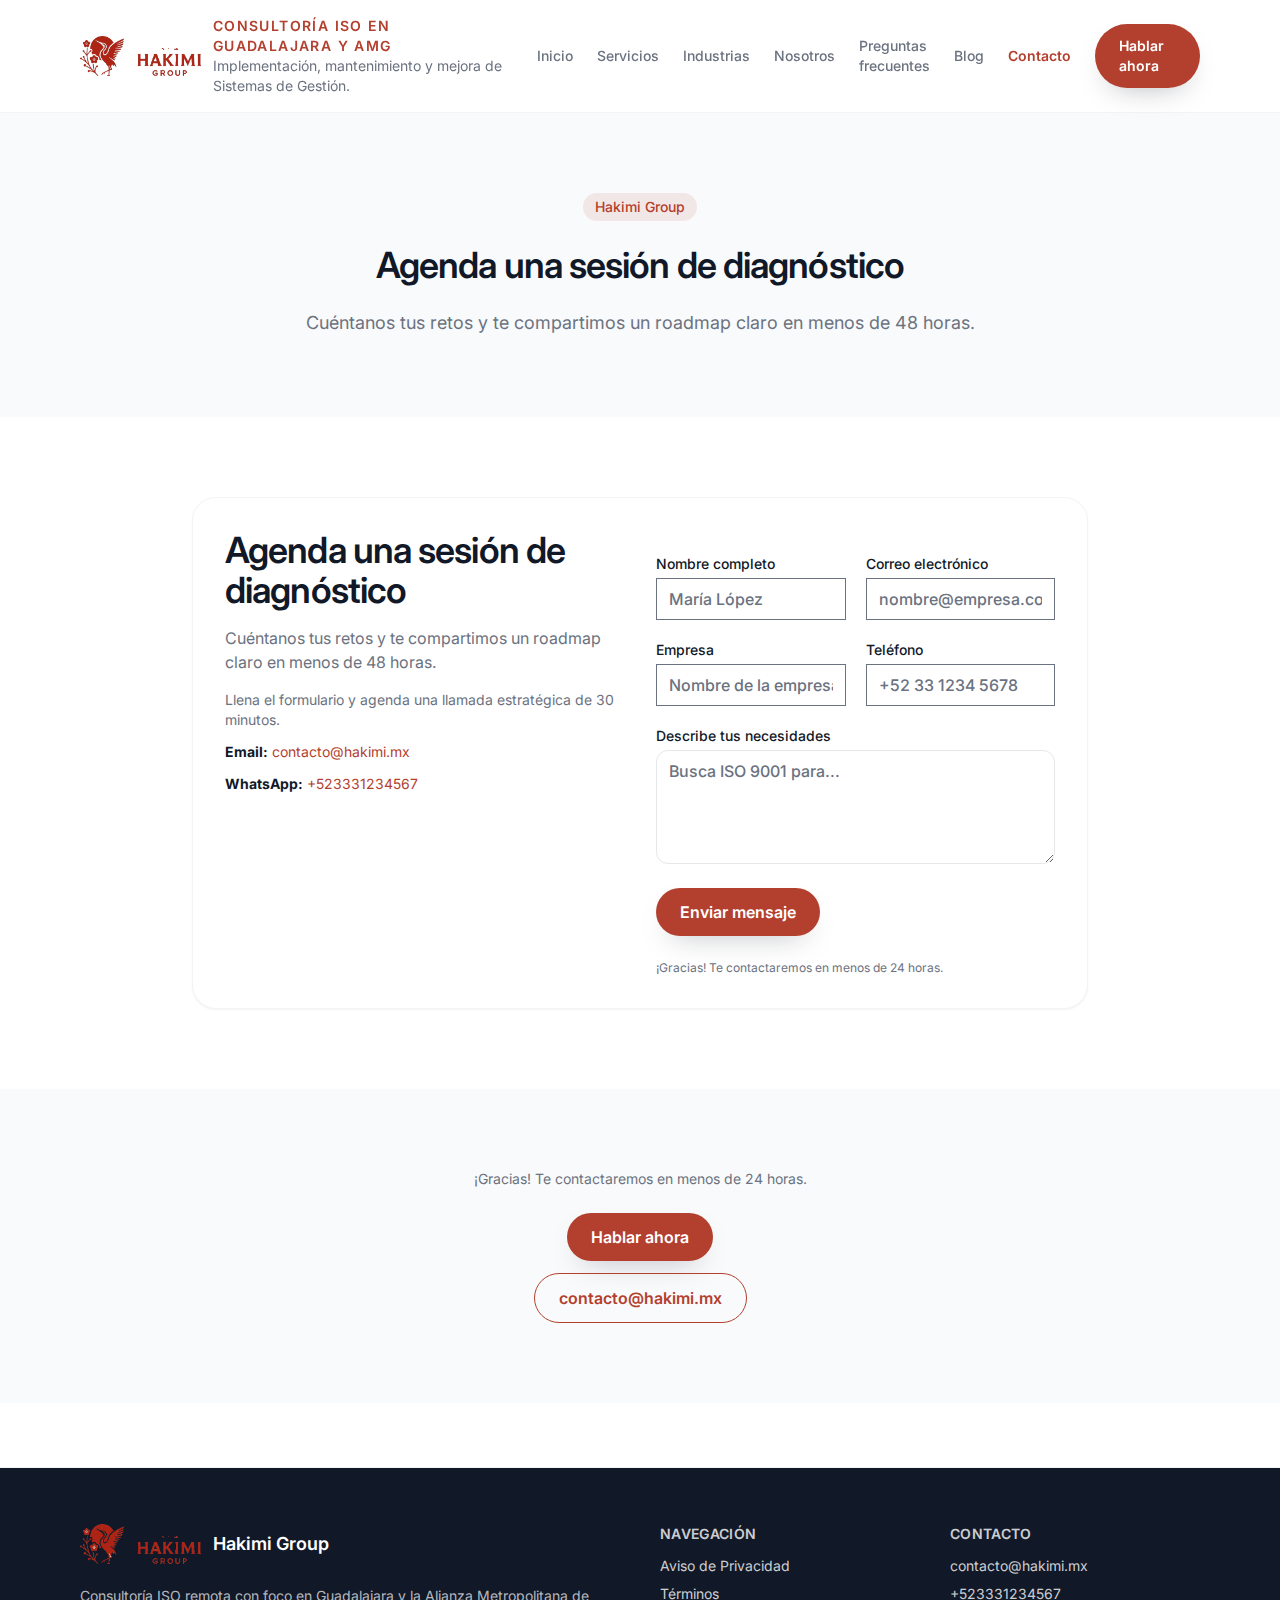
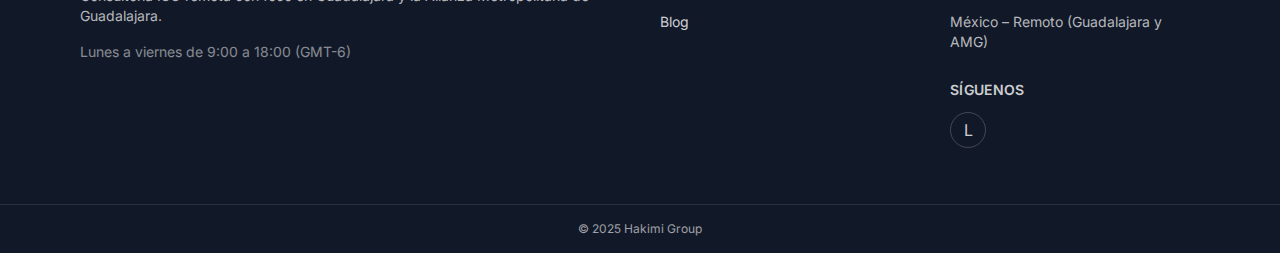
<file: contacto/index.html>
<!DOCTYPE html>
<html lang="es" class="scroll-smooth">
<head>
  <meta charset="utf-8">
  <meta name="viewport" content="width=device-width, initial-scale=1">
  
  
  
  
  
  
    
  
  
  
  <title>Contacto Hakimi Group</title>
  <meta name="description" content="Agenda una sesión de diagnóstico sin costo para tu certificación ISO.">
  <meta name="keywords" content="ISO 9001, ISO 14001, ISO 45001, ISO 22000, auditoría ISO, consultoría ISO, Guadalajara, cursos ISO, capacitación ISO">
  <meta name="language" content="es">
  <link rel="canonical" href="https://hakimi.mx/contacto/">
  <link rel="alternate" hreflang="es" href="https://hakimi.mx/contacto/">
  <meta property="og:title" content="Contacto Hakimi Group">
  <meta property="og:description" content="Agenda una sesión de diagnóstico sin costo para tu certificación ISO.">
  <meta property="og:type" content="website">
  <meta property="og:site_name" content="Hakimi Group">
  <meta property="og:url" content="https://hakimi.mx/contacto/">
  <meta property="og:locale" content="es_MX">
  <meta property="og:image" content="/assets/images/og-cover.png">
  <meta property="og:image:alt" content="Hakimi Group">
  <meta name="twitter:card" content="summary_large_image">
  <meta name="twitter:title" content="Contacto Hakimi Group">
  <meta name="twitter:description" content="Agenda una sesión de diagnóstico sin costo para tu certificación ISO.">
  <meta name="twitter:image" content="/assets/images/og-cover.png">
  
    <meta name="twitter:creator" content="@hakimigroup">
  
  <link rel="preconnect" href="https://fonts.googleapis.com">
  <link rel="preconnect" href="https://fonts.gstatic.com" crossorigin>
  <link href="https://fonts.googleapis.com/css2?family=Inter:wght@400;500;600;700&display=swap" rel="stylesheet">
  <link rel="icon" type="image/png" sizes="32x32" href="/favicon.png">
  <link rel="icon" type="image/svg+xml" href="/favicon.svg">
  <link rel="apple-touch-icon" sizes="180x180" href="/icons/icon-180.png">
  <link rel="manifest" href="/site.webmanifest">
  <meta name="theme-color" content="#B3402E">
  
  <script type="application/ld+json">{"@context":"https://schema.org","@graph":[{"@type":"Organization","name":"Hakimi Group","url":"https://hakimi.mx","logo":"https://hakimi.mx/assets/images/logo.png","email":"contacto@hakimi.mx","telephone":"+523331234567","address":{"@type":"PostalAddress","addressCountry":"MX","addressLocality":"Guadalajara","addressRegion":"Jalisco"},"@id":"https://hakimi.mx#organization","foundingDate":"2023","numberOfEmployees":4,"areaServed":{"@type":"GeoCircle","geoMidpoint":{"@type":"GeoCoordinates","addressCountry":"MX","addressRegion":"Jalisco","addressLocality":"Guadalajara"},"geoRadius":"50"},"sameAs":["https://www.linkedin.com/company/hakimi-group"]},{"@type":"OfferCatalog","@id":"https://hakimi.mx#offers","name":"Servicios ISO","itemListElement":[{"@type":"Offer","position":1,"name":"Consultoría ISO 9001","priceSpecification":{"@type":"PriceSpecification","priceCurrency":"MXN"},"itemOffered":{"@type":"Service","name":"Consultoría ISO 9001","description":"Diagnóstico inicial, documentación de procesos, indicadores y acompañamiento hasta la auditoría externa.","serviceType":"ISO 9001","areaServed":"Guadalajara y AMG","provider":{"@id":"https://hakimi.mx#organization"}}},{"@type":"Offer","position":2,"name":"Consultoría ISO 14001","priceSpecification":{"@type":"PriceSpecification","priceCurrency":"MXN"},"itemOffered":{"@type":"Service","name":"Consultoría ISO 14001","description":"Identificamos aspectos ambientales, diseñamos controles operativos y establecemos planes de emergencia.","serviceType":"ISO 14001","areaServed":"Guadalajara y AMG","provider":{"@id":"https://hakimi.mx#organization"}}},{"@type":"Offer","position":3,"name":"Consultoría ISO 45001","priceSpecification":{"@type":"PriceSpecification","priceCurrency":"MXN"},"itemOffered":{"@type":"Service","name":"Consultoría ISO 45001","description":"Evaluamos peligros, definimos controles y fortalecemos la participación del personal.","serviceType":"ISO 45001","areaServed":"Guadalajara y AMG","provider":{"@id":"https://hakimi.mx#organization"}}},{"@type":"Offer","position":4,"name":"Consultoría ISO 22000","priceSpecification":{"@type":"PriceSpecification","priceCurrency":"MXN"},"itemOffered":{"@type":"Service","name":"Consultoría ISO 22000","description":"Integramos HACCP, PRPs y trazabilidad con controles claros para equipos y proveedores.","serviceType":"ISO 22000","areaServed":"Guadalajara y AMG","provider":{"@id":"https://hakimi.mx#organization"}}}]}]}</script>
  
  
  <link rel="stylesheet" href="/assets/css/main.css">
</head>
<body class="bg-white text-neutral">
  <a href="#contenido" class="sr-only focus:not-sr-only focus:absolute focus:top-4 focus:left-4 focus:z-50 bg-white text-primary px-4 py-2 rounded-full shadow">Ir al contenido principal</a>
  <header class="sticky-header">
  <div class="mx-auto flex max-w-6xl items-center justify-between gap-6 px-4 py-4">
    <a class="flex items-center gap-3" href="/" aria-label="Hakimi Group">
      <img src="/assets/images/logo.png" alt="Hakimi Group logo" class="h-10 w-auto" loading="lazy">
      <div class="hidden flex-col sm:flex">
        <span class="text-sm font-semibold uppercase tracking-widest text-primary">Consultoría ISO en Guadalajara y AMG</span>
        <span class="text-sm text-muted">Implementación, mantenimiento y mejora de Sistemas de Gestión.</span>
      </div>
    </a>
    <nav class="hidden items-center gap-6 text-sm font-medium lg:flex">
      
        
        <a href="/" class="transition-colors hover:text-primary text-muted">Inicio</a>
      
        
        <a href="/servicios/" class="transition-colors hover:text-primary text-muted">Servicios</a>
      
        
        <a href="/#industrias" class="transition-colors hover:text-primary text-muted">Industrias</a>
      
        
        <a href="/nosotros/" class="transition-colors hover:text-primary text-muted">Nosotros</a>
      
        
        <a href="/faq/" class="transition-colors hover:text-primary text-muted">Preguntas frecuentes</a>
      
        
        <a href="/blog/" class="transition-colors hover:text-primary text-muted">Blog</a>
      
        
        <a href="/contacto/" class="transition-colors hover:text-primary text-primary font-semibold" aria-current="page">Contacto</a>
      
    </nav>
    <div class="hidden lg:flex">
      <a href="/contacto/" class="btn-primary text-sm">Hablar ahora</a>
    </div>
    <button type="button" class="inline-flex items-center justify-center rounded-full border border-gray-200 bg-white p-2 text-neutral focus-visible:outline focus-visible:outline-primary lg:hidden" data-nav-toggle aria-label="Abrir menú" data-label-open="Abrir menú" data-label-close="Cerrar menú" aria-expanded="false">
      <svg xmlns="http://www.w3.org/2000/svg" class="h-6 w-6" fill="none" viewBox="0 0 24 24" stroke="currentColor" aria-hidden="true">
        <path stroke-linecap="round" stroke-linejoin="round" stroke-width="1.5" d="M4 6h16M4 12h16M4 18h16" />
      </svg>
    </button>
  </div>
  <nav class="hidden border-t border-gray-100 bg-white px-4 py-4 lg:hidden" data-nav-menu>
    <div class="flex flex-col gap-4">
      
        
        <a href="/" class="text-base text-neutral">Inicio</a>
      
        
        <a href="/servicios/" class="text-base text-neutral">Servicios</a>
      
        
        <a href="/#industrias" class="text-base text-neutral">Industrias</a>
      
        
        <a href="/nosotros/" class="text-base text-neutral">Nosotros</a>
      
        
        <a href="/faq/" class="text-base text-neutral">Preguntas frecuentes</a>
      
        
        <a href="/blog/" class="text-base text-neutral">Blog</a>
      
        
        <a href="/contacto/" class="text-base text-primary font-semibold">Contacto</a>
      
      <a href="/contacto/" class="btn-primary text-center">Hablar ahora</a>
    </div>
  </nav>
</header>

  <main id="contenido" class="relative">
    <section class="bg-light py-20">
  <div class="mx-auto max-w-4xl space-y-6 px-4 text-center">
    <span class="badge">Hakimi Group</span>
    <h1 class="section-title">Agenda una sesión de diagnóstico</h1>
    <p class="section-subtitle mx-auto">Cuéntanos tus retos y te compartimos un roadmap claro en menos de 48 horas.</p>
  </div>
</section>

<section class="mx-auto max-w-6xl px-4 py-20">
  <section class="mx-auto max-w-4xl rounded-3xl border border-gray-100 bg-white p-8 shadow-sm">
  <div class="grid gap-8 md:grid-cols-2">
    <div class="space-y-4">
      <h2 class="section-title">Agenda una sesión de diagnóstico</h2>
      <p class="text-muted">Cuéntanos tus retos y te compartimos un roadmap claro en menos de 48 horas.</p>
      <div class="space-y-3 text-sm text-muted">
        <p>Llena el formulario y agenda una llamada estratégica de 30 minutos.</p>
        <p><strong class="text-neutral">Email:</strong> <a href="mailto:contacto@hakimi.mx" class="hover:text-primary">contacto@hakimi.mx</a></p>
        <p><strong class="text-neutral">WhatsApp:</strong> <a href="https://wa.me/523331234567?text=Hola%2C%20me%20interesa%20consultor%C3%ADa%20ISO%20(9001%2F14001%2F45001%2F22000)." class="hover:text-primary">+523331234567</a></p>
      </div>
    </div>
    <form class="space-y-6" method="post" action="https://formspree.io/f/mwkgwdnz">
      <input type="hidden" name="_subject" value="Mensaje desde hakimi.mx">
      <div class="grid gap-5 sm:grid-cols-2">
        
          
          
          
          <label class="flex flex-col text-sm font-medium text-neutral ">
            <span>Nombre completo</span>
            
              <input type="text" name="name" placeholder="María López" required>
            
          </label>
        
          
          
          
          <label class="flex flex-col text-sm font-medium text-neutral ">
            <span>Correo electrónico</span>
            
              <input type="email" name="email" placeholder="nombre@empresa.com" required>
            
          </label>
        
          
          
          
          <label class="flex flex-col text-sm font-medium text-neutral ">
            <span>Empresa</span>
            
              <input type="text" name="company" placeholder="Nombre de la empresa" required>
            
          </label>
        
          
          
          
          <label class="flex flex-col text-sm font-medium text-neutral ">
            <span>Teléfono</span>
            
              <input type="tel" name="phone" placeholder="+52 33 1234 5678" required>
            
          </label>
        
          
          
          
          <label class="flex flex-col text-sm font-medium text-neutral sm:col-span-2">
            <span>Describe tus necesidades</span>
            
              <textarea name="message" rows="4" placeholder="Busca ISO 9001 para..." required></textarea>
            
          </label>
        
      </div>
      <button type="submit">Enviar mensaje</button>
      <p class="text-xs text-muted">¡Gracias! Te contactaremos en menos de 24 horas.</p>
    </form>
  </div>
</section>

</section>

<section class="bg-light py-20">
  <div class="mx-auto max-w-4xl space-y-6 px-4 text-center">
    <p class="text-sm text-muted">¡Gracias! Te contactaremos en menos de 24 horas.</p>
    <div class="flex flex-col items-center gap-3">
      <a href="https://wa.me/523331234567?text=Hola%2C%20me%20interesa%20consultor%C3%ADa%20ISO%20(9001%2F14001%2F45001%2F22000)." class="btn-primary">Hablar ahora</a>
      <a href="mailto:contacto@hakimi.mx" class="btn-secondary">contacto@hakimi.mx</a>
    </div>
  </div>
</section>

  </main>
  <footer class="mt-16">
  <div class="mx-auto grid max-w-6xl gap-10 px-4 py-14 md:grid-cols-4">
    <div class="md:col-span-2 space-y-4">
      <a href="/" class="inline-flex items-center gap-3" aria-label="Hakimi Group">
        <img src="/assets/images/logo.png" alt="Hakimi Group logo" class="h-10 w-auto" loading="lazy">
        <span class="text-lg font-semibold text-white">Hakimi Group</span>
      </a>
      <p class="text-sm text-white/70">Consultoría ISO remota con foco en Guadalajara y la Alianza Metropolitana de Guadalajara.</p>
      <p class="text-sm text-white/50">Lunes a viernes de 9:00 a 18:00 (GMT-6)</p>
    </div>
    <div class="space-y-3">
      <h3 class="text-sm font-semibold uppercase tracking-wide text-white/80">Navegación</h3>
      <nav class="flex flex-col gap-2 text-sm text-white/70">
        
          <a href="/aviso-de-privacidad/" class="hover:text-white">Aviso de Privacidad</a>
        
          <a href="/terminos/" class="hover:text-white">Términos</a>
        
          <a href="/blog/" class="hover:text-white">Blog</a>
        
      </nav>
    </div>
    <div class="space-y-3">
      <h3 class="text-sm font-semibold uppercase tracking-wide text-white/80">Contacto</h3>
      <ul class="space-y-2 text-sm text-white/70">
        <li><a href="mailto:contacto@hakimi.mx" class="hover:text-white">contacto@hakimi.mx</a></li>
        <li><a href="tel:+523331234567" class="hover:text-white">+523331234567</a></li>
        <li>México – Remoto (Guadalajara y AMG)</li>
      </ul>
      <h3 class="pt-4 text-sm font-semibold uppercase tracking-wide text-white/80">Síguenos</h3>
      <div class="flex gap-3">
        
          <a href="https://www.linkedin.com/company/hakimi-group" class="inline-flex h-9 w-9 items-center justify-center rounded-full border border-white/20 text-white/80 hover:border-white hover:text-white" target="_blank" rel="noopener">L</a>
        
      </div>
    </div>
  </div>
  <div class="border-t border-white/10 py-4 text-center text-xs text-white/60">
    © 2025 Hakimi Group
  </div>
</footer>

  <script src="/assets/js/main.js" defer></script>
  
</body>
</html>
</file>
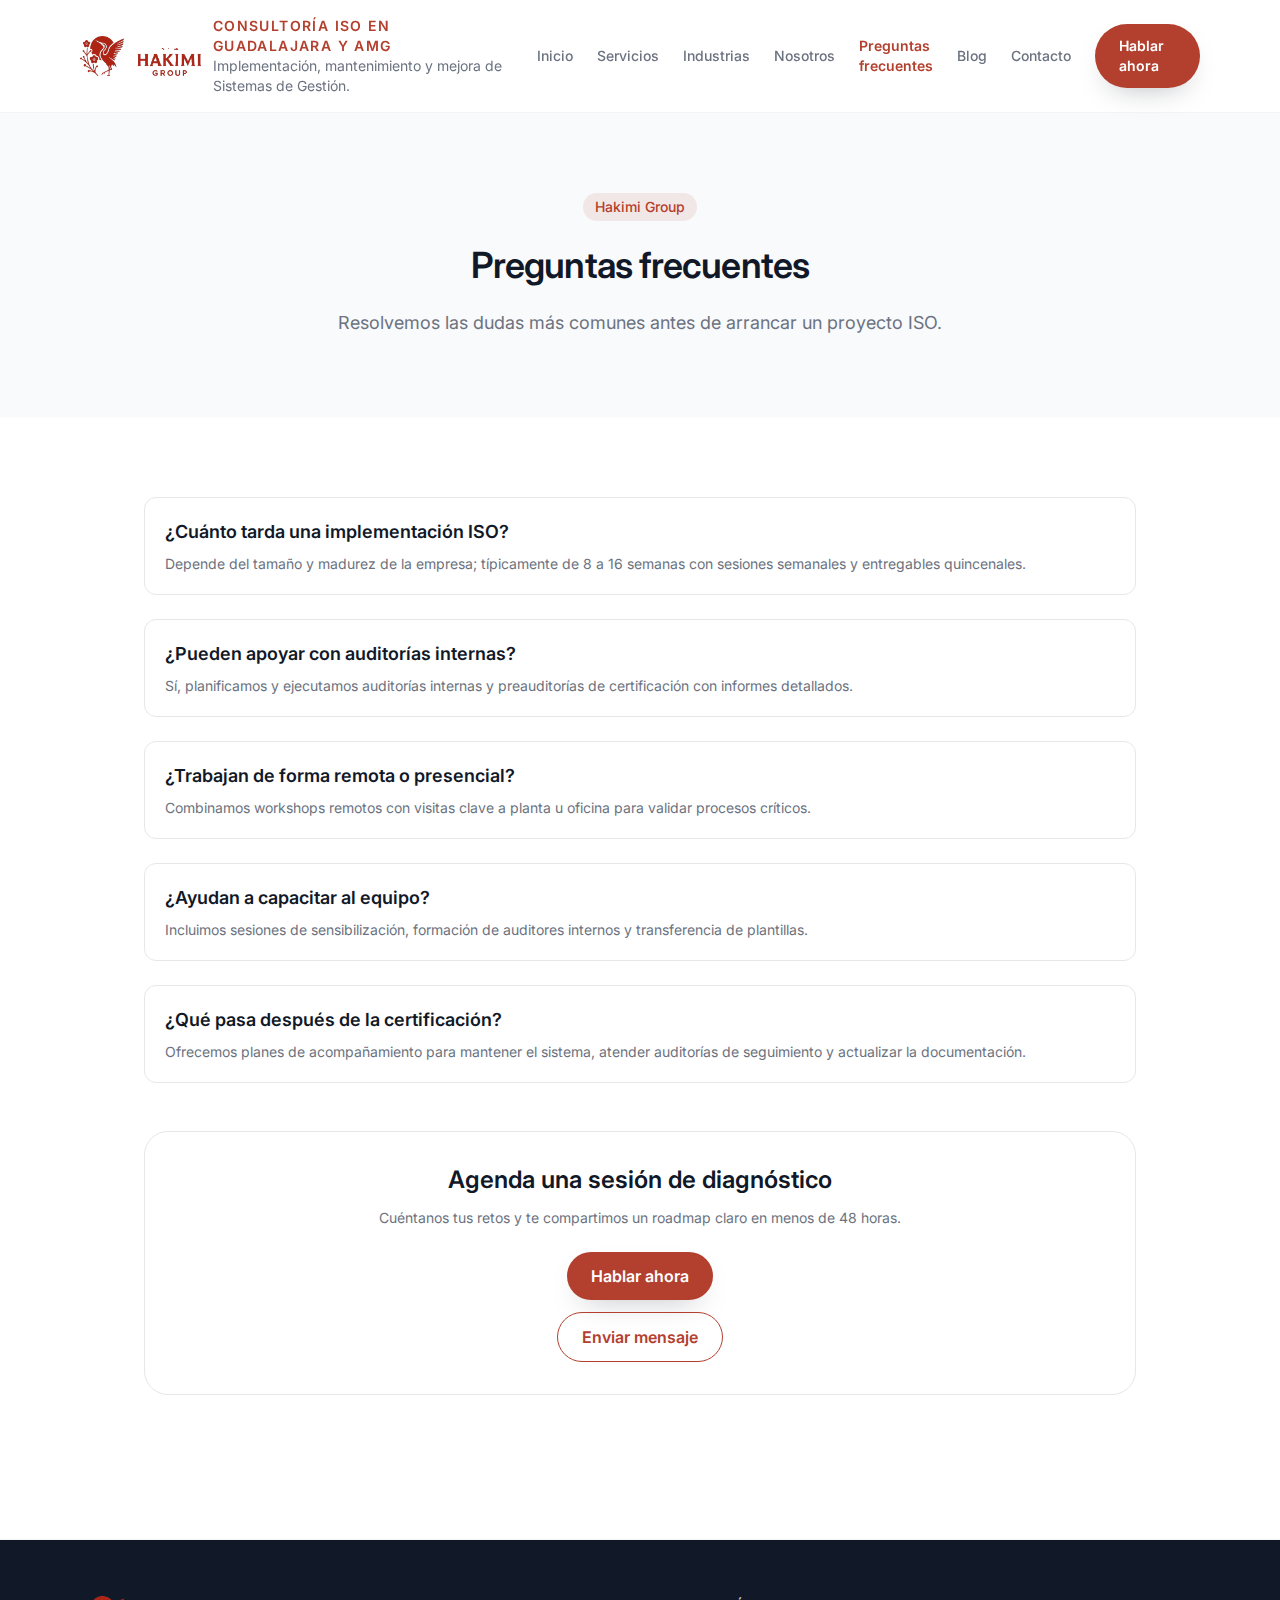
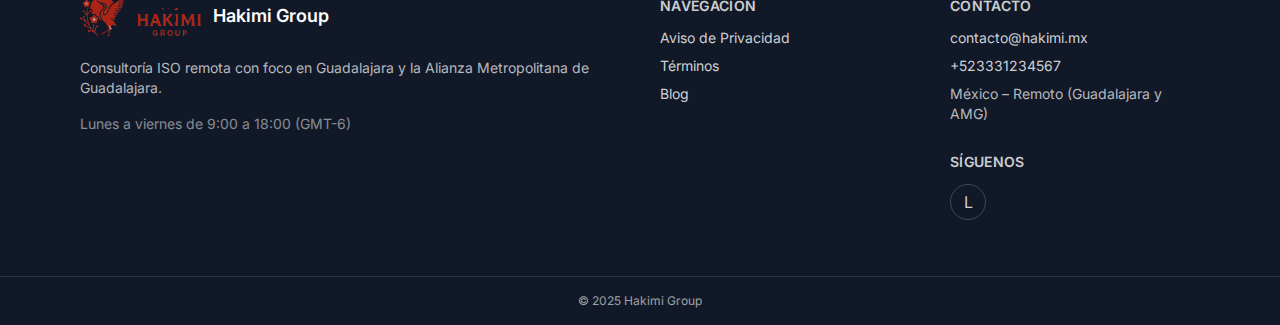
<file: faq/index.html>
<!DOCTYPE html>
<html lang="es" class="scroll-smooth">
<head>
  <meta charset="utf-8">
  <meta name="viewport" content="width=device-width, initial-scale=1">
  
  
  
  
  
  
    
  
  
  
  <title>Preguntas frecuentes sobre consultoría ISO</title>
  <meta name="description" content="Resolvemos dudas comunes sobre tiempos, cuotas y auditorías ISO.">
  <meta name="keywords" content="ISO 9001, ISO 14001, ISO 45001, ISO 22000, auditoría ISO, consultoría ISO, Guadalajara, cursos ISO, capacitación ISO">
  <meta name="language" content="es">
  <link rel="canonical" href="https://hakimi.mx/faq/">
  <link rel="alternate" hreflang="es" href="https://hakimi.mx/faq/">
  <meta property="og:title" content="Preguntas frecuentes sobre consultoría ISO">
  <meta property="og:description" content="Resolvemos dudas comunes sobre tiempos, cuotas y auditorías ISO.">
  <meta property="og:type" content="website">
  <meta property="og:site_name" content="Hakimi Group">
  <meta property="og:url" content="https://hakimi.mx/faq/">
  <meta property="og:locale" content="es_MX">
  <meta property="og:image" content="/assets/images/og-cover.png">
  <meta property="og:image:alt" content="Hakimi Group">
  <meta name="twitter:card" content="summary_large_image">
  <meta name="twitter:title" content="Preguntas frecuentes sobre consultoría ISO">
  <meta name="twitter:description" content="Resolvemos dudas comunes sobre tiempos, cuotas y auditorías ISO.">
  <meta name="twitter:image" content="/assets/images/og-cover.png">
  
    <meta name="twitter:creator" content="@hakimigroup">
  
  <link rel="preconnect" href="https://fonts.googleapis.com">
  <link rel="preconnect" href="https://fonts.gstatic.com" crossorigin>
  <link href="https://fonts.googleapis.com/css2?family=Inter:wght@400;500;600;700&display=swap" rel="stylesheet">
  <link rel="icon" type="image/png" sizes="32x32" href="/favicon.png">
  <link rel="icon" type="image/svg+xml" href="/favicon.svg">
  <link rel="apple-touch-icon" sizes="180x180" href="/icons/icon-180.png">
  <link rel="manifest" href="/site.webmanifest">
  <meta name="theme-color" content="#B3402E">
  
  <script type="application/ld+json">{"@context":"https://schema.org","@graph":[{"@type":"Organization","name":"Hakimi Group","url":"https://hakimi.mx","logo":"https://hakimi.mx/assets/images/logo.png","email":"contacto@hakimi.mx","telephone":"+523331234567","address":{"@type":"PostalAddress","addressCountry":"MX","addressLocality":"Guadalajara","addressRegion":"Jalisco"},"@id":"https://hakimi.mx#organization","foundingDate":"2023","numberOfEmployees":4,"areaServed":{"@type":"GeoCircle","geoMidpoint":{"@type":"GeoCoordinates","addressCountry":"MX","addressRegion":"Jalisco","addressLocality":"Guadalajara"},"geoRadius":"50"},"sameAs":["https://www.linkedin.com/company/hakimi-group"]},{"@type":"OfferCatalog","@id":"https://hakimi.mx#offers","name":"Servicios ISO","itemListElement":[{"@type":"Offer","position":1,"name":"Consultoría ISO 9001","priceSpecification":{"@type":"PriceSpecification","priceCurrency":"MXN"},"itemOffered":{"@type":"Service","name":"Consultoría ISO 9001","description":"Diagnóstico inicial, documentación de procesos, indicadores y acompañamiento hasta la auditoría externa.","serviceType":"ISO 9001","areaServed":"Guadalajara y AMG","provider":{"@id":"https://hakimi.mx#organization"}}},{"@type":"Offer","position":2,"name":"Consultoría ISO 14001","priceSpecification":{"@type":"PriceSpecification","priceCurrency":"MXN"},"itemOffered":{"@type":"Service","name":"Consultoría ISO 14001","description":"Identificamos aspectos ambientales, diseñamos controles operativos y establecemos planes de emergencia.","serviceType":"ISO 14001","areaServed":"Guadalajara y AMG","provider":{"@id":"https://hakimi.mx#organization"}}},{"@type":"Offer","position":3,"name":"Consultoría ISO 45001","priceSpecification":{"@type":"PriceSpecification","priceCurrency":"MXN"},"itemOffered":{"@type":"Service","name":"Consultoría ISO 45001","description":"Evaluamos peligros, definimos controles y fortalecemos la participación del personal.","serviceType":"ISO 45001","areaServed":"Guadalajara y AMG","provider":{"@id":"https://hakimi.mx#organization"}}},{"@type":"Offer","position":4,"name":"Consultoría ISO 22000","priceSpecification":{"@type":"PriceSpecification","priceCurrency":"MXN"},"itemOffered":{"@type":"Service","name":"Consultoría ISO 22000","description":"Integramos HACCP, PRPs y trazabilidad con controles claros para equipos y proveedores.","serviceType":"ISO 22000","areaServed":"Guadalajara y AMG","provider":{"@id":"https://hakimi.mx#organization"}}}]}]}</script>
  
  
  <link rel="stylesheet" href="/assets/css/main.css">
</head>
<body class="bg-white text-neutral">
  <a href="#contenido" class="sr-only focus:not-sr-only focus:absolute focus:top-4 focus:left-4 focus:z-50 bg-white text-primary px-4 py-2 rounded-full shadow">Ir al contenido principal</a>
  <header class="sticky-header">
  <div class="mx-auto flex max-w-6xl items-center justify-between gap-6 px-4 py-4">
    <a class="flex items-center gap-3" href="/" aria-label="Hakimi Group">
      <img src="/assets/images/logo.png" alt="Hakimi Group logo" class="h-10 w-auto" loading="lazy">
      <div class="hidden flex-col sm:flex">
        <span class="text-sm font-semibold uppercase tracking-widest text-primary">Consultoría ISO en Guadalajara y AMG</span>
        <span class="text-sm text-muted">Implementación, mantenimiento y mejora de Sistemas de Gestión.</span>
      </div>
    </a>
    <nav class="hidden items-center gap-6 text-sm font-medium lg:flex">
      
        
        <a href="/" class="transition-colors hover:text-primary text-muted">Inicio</a>
      
        
        <a href="/servicios/" class="transition-colors hover:text-primary text-muted">Servicios</a>
      
        
        <a href="/#industrias" class="transition-colors hover:text-primary text-muted">Industrias</a>
      
        
        <a href="/nosotros/" class="transition-colors hover:text-primary text-muted">Nosotros</a>
      
        
        <a href="/faq/" class="transition-colors hover:text-primary text-primary font-semibold" aria-current="page">Preguntas frecuentes</a>
      
        
        <a href="/blog/" class="transition-colors hover:text-primary text-muted">Blog</a>
      
        
        <a href="/contacto/" class="transition-colors hover:text-primary text-muted">Contacto</a>
      
    </nav>
    <div class="hidden lg:flex">
      <a href="/contacto/" class="btn-primary text-sm">Hablar ahora</a>
    </div>
    <button type="button" class="inline-flex items-center justify-center rounded-full border border-gray-200 bg-white p-2 text-neutral focus-visible:outline focus-visible:outline-primary lg:hidden" data-nav-toggle aria-label="Abrir menú" data-label-open="Abrir menú" data-label-close="Cerrar menú" aria-expanded="false">
      <svg xmlns="http://www.w3.org/2000/svg" class="h-6 w-6" fill="none" viewBox="0 0 24 24" stroke="currentColor" aria-hidden="true">
        <path stroke-linecap="round" stroke-linejoin="round" stroke-width="1.5" d="M4 6h16M4 12h16M4 18h16" />
      </svg>
    </button>
  </div>
  <nav class="hidden border-t border-gray-100 bg-white px-4 py-4 lg:hidden" data-nav-menu>
    <div class="flex flex-col gap-4">
      
        
        <a href="/" class="text-base text-neutral">Inicio</a>
      
        
        <a href="/servicios/" class="text-base text-neutral">Servicios</a>
      
        
        <a href="/#industrias" class="text-base text-neutral">Industrias</a>
      
        
        <a href="/nosotros/" class="text-base text-neutral">Nosotros</a>
      
        
        <a href="/faq/" class="text-base text-primary font-semibold">Preguntas frecuentes</a>
      
        
        <a href="/blog/" class="text-base text-neutral">Blog</a>
      
        
        <a href="/contacto/" class="text-base text-neutral">Contacto</a>
      
      <a href="/contacto/" class="btn-primary text-center">Hablar ahora</a>
    </div>
  </nav>
</header>

  <main id="contenido" class="relative">
    <section class="bg-light py-20">
  <div class="mx-auto max-w-4xl space-y-6 px-4 text-center">
    <span class="badge">Hakimi Group</span>
    <h1 class="section-title">Preguntas frecuentes</h1>
    <p class="section-subtitle mx-auto">Resolvemos las dudas más comunes antes de arrancar un proyecto ISO.</p>
  </div>
</section>

<section class="mx-auto max-w-5xl px-4 py-20">
  <div class="space-y-6">
    
      <article class="faq-item">
        <h2 class="text-lg font-semibold text-neutral">¿Cuánto tarda una implementación ISO?</h2>
        <p class="mt-2 text-sm text-muted">Depende del tamaño y madurez de la empresa; típicamente de 8 a 16 semanas con sesiones semanales y entregables quincenales.</p>
      </article>
    
      <article class="faq-item">
        <h2 class="text-lg font-semibold text-neutral">¿Pueden apoyar con auditorías internas?</h2>
        <p class="mt-2 text-sm text-muted">Sí, planificamos y ejecutamos auditorías internas y preauditorías de certificación con informes detallados.</p>
      </article>
    
      <article class="faq-item">
        <h2 class="text-lg font-semibold text-neutral">¿Trabajan de forma remota o presencial?</h2>
        <p class="mt-2 text-sm text-muted">Combinamos workshops remotos con visitas clave a planta u oficina para validar procesos críticos.</p>
      </article>
    
      <article class="faq-item">
        <h2 class="text-lg font-semibold text-neutral">¿Ayudan a capacitar al equipo?</h2>
        <p class="mt-2 text-sm text-muted">Incluimos sesiones de sensibilización, formación de auditores internos y transferencia de plantillas.</p>
      </article>
    
      <article class="faq-item">
        <h2 class="text-lg font-semibold text-neutral">¿Qué pasa después de la certificación?</h2>
        <p class="mt-2 text-sm text-muted">Ofrecemos planes de acompañamiento para mantener el sistema, atender auditorías de seguimiento y actualizar la documentación.</p>
      </article>
    
  </div>
  <div class="mt-12 rounded-3xl border border-gray-200 bg-white p-8 text-center">
    <h2 class="text-2xl font-semibold text-neutral">Agenda una sesión de diagnóstico</h2>
    <p class="mt-3 text-sm text-muted">Cuéntanos tus retos y te compartimos un roadmap claro en menos de 48 horas.</p>
    <div class="mt-6 flex flex-col items-center gap-3">
      <a href="https://wa.me/523331234567?text=Hola%2C%20me%20interesa%20consultor%C3%ADa%20ISO%20(9001%2F14001%2F45001%2F22000)." class="btn-primary">Hablar ahora</a>
      <a href="/contacto/" class="btn-secondary">Enviar mensaje</a>
    </div>
  </div>
</section>

  </main>
  <footer class="mt-16">
  <div class="mx-auto grid max-w-6xl gap-10 px-4 py-14 md:grid-cols-4">
    <div class="md:col-span-2 space-y-4">
      <a href="/" class="inline-flex items-center gap-3" aria-label="Hakimi Group">
        <img src="/assets/images/logo.png" alt="Hakimi Group logo" class="h-10 w-auto" loading="lazy">
        <span class="text-lg font-semibold text-white">Hakimi Group</span>
      </a>
      <p class="text-sm text-white/70">Consultoría ISO remota con foco en Guadalajara y la Alianza Metropolitana de Guadalajara.</p>
      <p class="text-sm text-white/50">Lunes a viernes de 9:00 a 18:00 (GMT-6)</p>
    </div>
    <div class="space-y-3">
      <h3 class="text-sm font-semibold uppercase tracking-wide text-white/80">Navegación</h3>
      <nav class="flex flex-col gap-2 text-sm text-white/70">
        
          <a href="/aviso-de-privacidad/" class="hover:text-white">Aviso de Privacidad</a>
        
          <a href="/terminos/" class="hover:text-white">Términos</a>
        
          <a href="/blog/" class="hover:text-white">Blog</a>
        
      </nav>
    </div>
    <div class="space-y-3">
      <h3 class="text-sm font-semibold uppercase tracking-wide text-white/80">Contacto</h3>
      <ul class="space-y-2 text-sm text-white/70">
        <li><a href="mailto:contacto@hakimi.mx" class="hover:text-white">contacto@hakimi.mx</a></li>
        <li><a href="tel:+523331234567" class="hover:text-white">+523331234567</a></li>
        <li>México – Remoto (Guadalajara y AMG)</li>
      </ul>
      <h3 class="pt-4 text-sm font-semibold uppercase tracking-wide text-white/80">Síguenos</h3>
      <div class="flex gap-3">
        
          <a href="https://www.linkedin.com/company/hakimi-group" class="inline-flex h-9 w-9 items-center justify-center rounded-full border border-white/20 text-white/80 hover:border-white hover:text-white" target="_blank" rel="noopener">L</a>
        
      </div>
    </div>
  </div>
  <div class="border-t border-white/10 py-4 text-center text-xs text-white/60">
    © 2025 Hakimi Group
  </div>
</footer>

  <script src="/assets/js/main.js" defer></script>
  
</body>
</html>
</file>
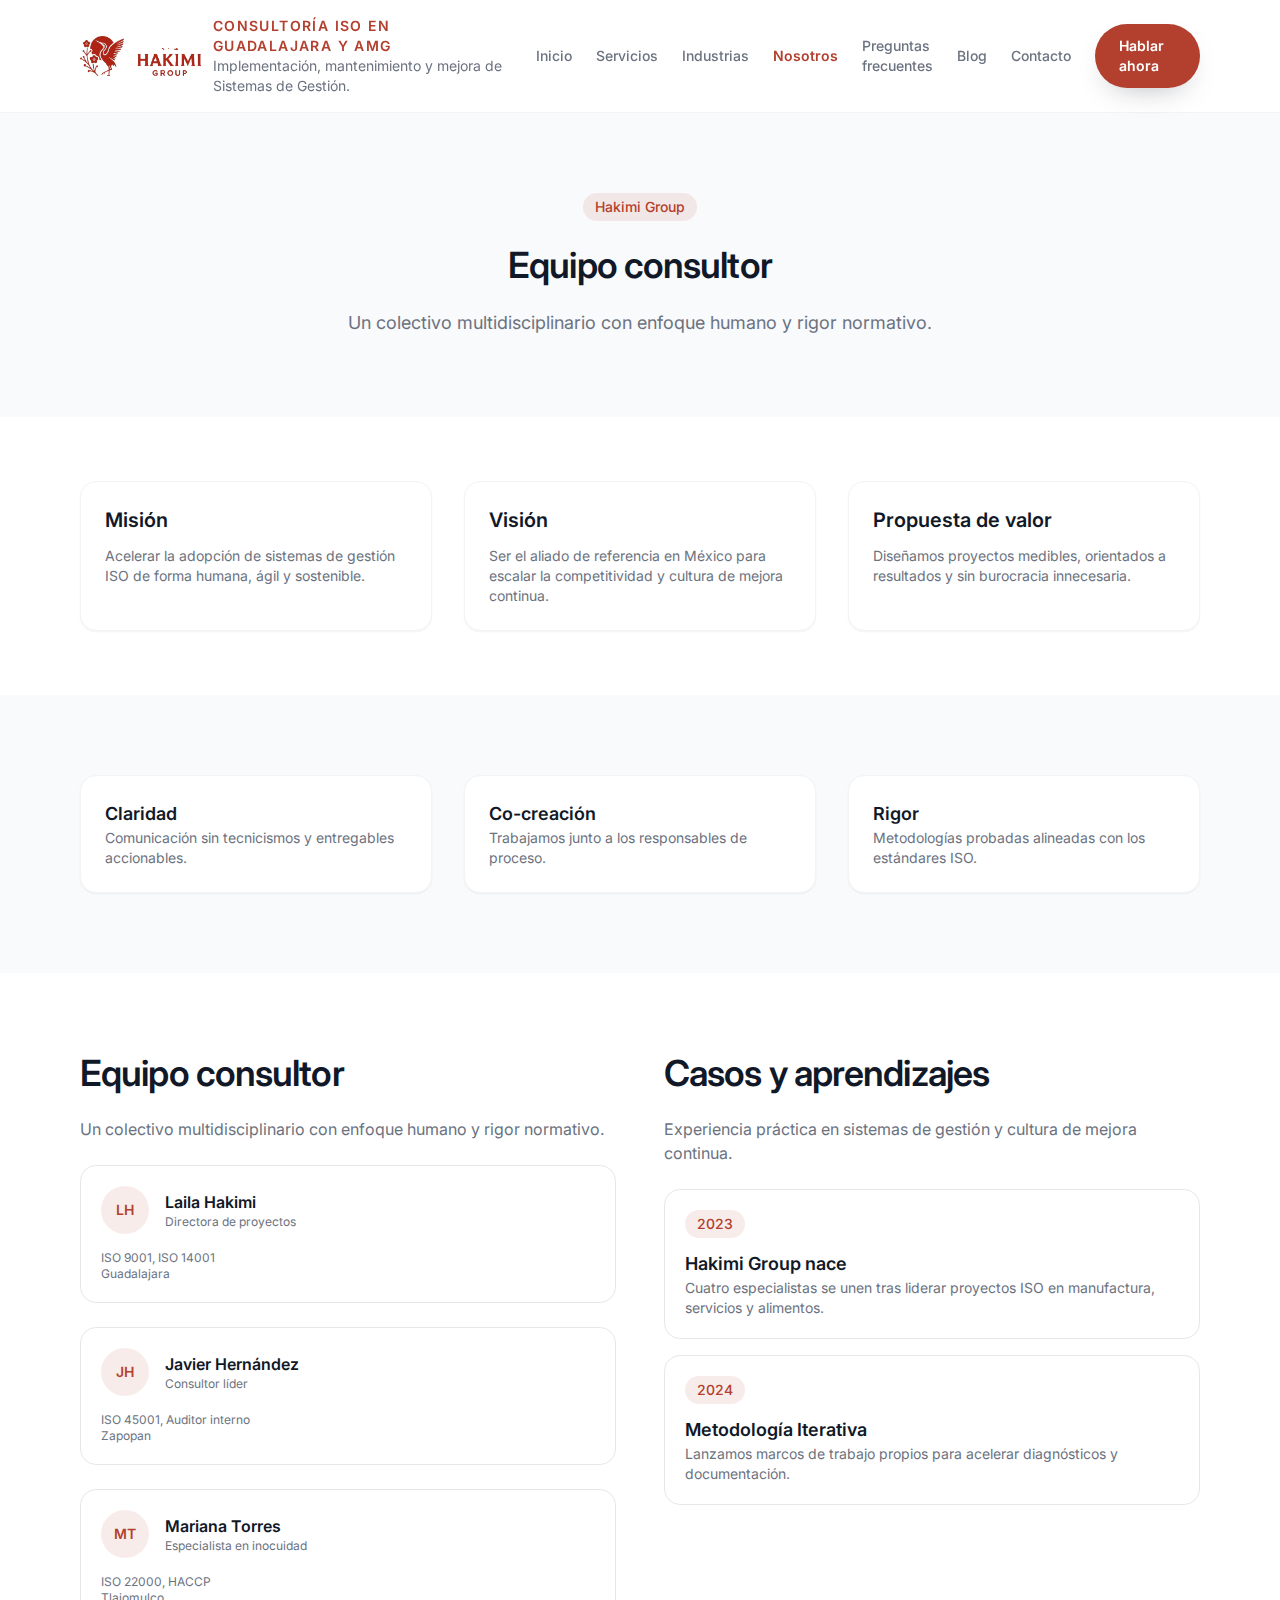
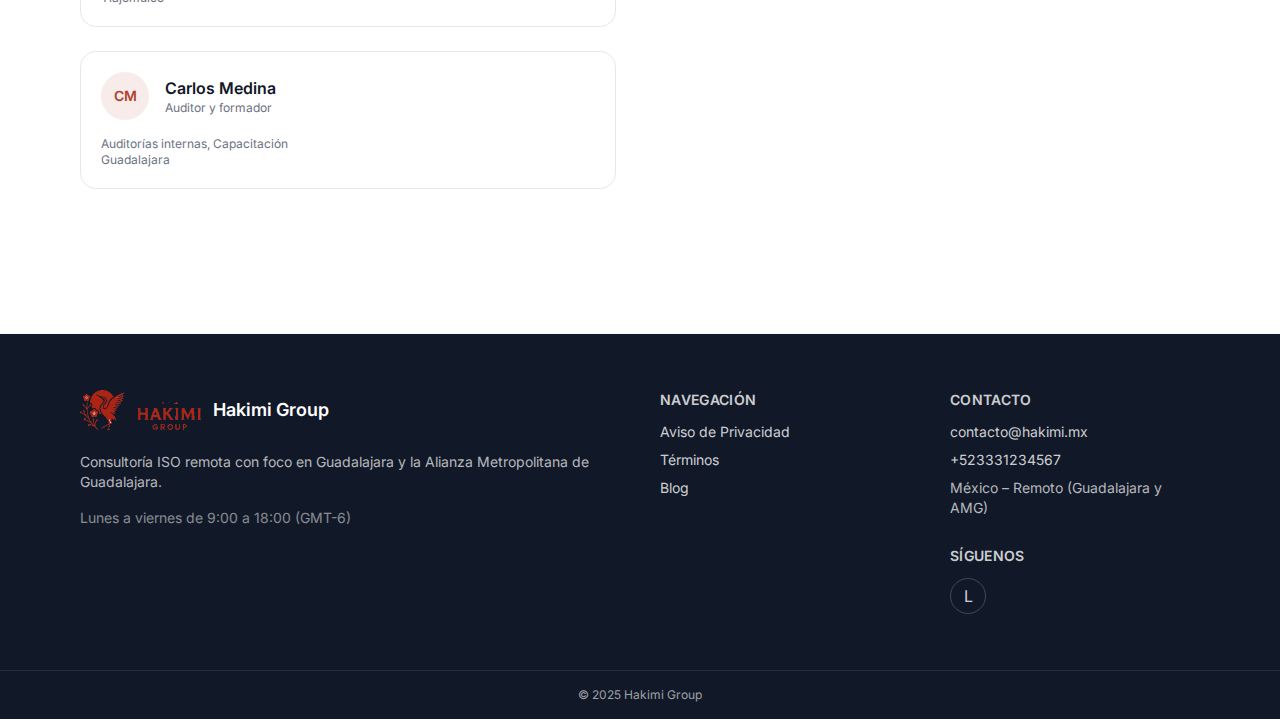
<file: nosotros/index.html>
<!DOCTYPE html>
<html lang="es" class="scroll-smooth">
<head>
  <meta charset="utf-8">
  <meta name="viewport" content="width=device-width, initial-scale=1">
  
  
  
  
  
  
    
  
  
  
  <title>Nosotros – Equipo consultor ISO</title>
  <meta name="description" content="Equipo multidisciplinario con experiencia en sistemas de gestión para industrias reguladas.">
  <meta name="keywords" content="ISO 9001, ISO 14001, ISO 45001, ISO 22000, auditoría ISO, consultoría ISO, Guadalajara, cursos ISO, capacitación ISO">
  <meta name="language" content="es">
  <link rel="canonical" href="https://hakimi.mx/nosotros/">
  <link rel="alternate" hreflang="es" href="https://hakimi.mx/nosotros/">
  <meta property="og:title" content="Nosotros – Equipo consultor ISO">
  <meta property="og:description" content="Equipo multidisciplinario con experiencia en sistemas de gestión para industrias reguladas.">
  <meta property="og:type" content="website">
  <meta property="og:site_name" content="Hakimi Group">
  <meta property="og:url" content="https://hakimi.mx/nosotros/">
  <meta property="og:locale" content="es_MX">
  <meta property="og:image" content="/assets/images/og-cover.png">
  <meta property="og:image:alt" content="Hakimi Group">
  <meta name="twitter:card" content="summary_large_image">
  <meta name="twitter:title" content="Nosotros – Equipo consultor ISO">
  <meta name="twitter:description" content="Equipo multidisciplinario con experiencia en sistemas de gestión para industrias reguladas.">
  <meta name="twitter:image" content="/assets/images/og-cover.png">
  
    <meta name="twitter:creator" content="@hakimigroup">
  
  <link rel="preconnect" href="https://fonts.googleapis.com">
  <link rel="preconnect" href="https://fonts.gstatic.com" crossorigin>
  <link href="https://fonts.googleapis.com/css2?family=Inter:wght@400;500;600;700&display=swap" rel="stylesheet">
  <link rel="icon" type="image/png" sizes="32x32" href="/favicon.png">
  <link rel="icon" type="image/svg+xml" href="/favicon.svg">
  <link rel="apple-touch-icon" sizes="180x180" href="/icons/icon-180.png">
  <link rel="manifest" href="/site.webmanifest">
  <meta name="theme-color" content="#B3402E">
  
  <script type="application/ld+json">{"@context":"https://schema.org","@graph":[{"@type":"Organization","name":"Hakimi Group","url":"https://hakimi.mx","logo":"https://hakimi.mx/assets/images/logo.png","email":"contacto@hakimi.mx","telephone":"+523331234567","address":{"@type":"PostalAddress","addressCountry":"MX","addressLocality":"Guadalajara","addressRegion":"Jalisco"},"@id":"https://hakimi.mx#organization","foundingDate":"2023","numberOfEmployees":4,"areaServed":{"@type":"GeoCircle","geoMidpoint":{"@type":"GeoCoordinates","addressCountry":"MX","addressRegion":"Jalisco","addressLocality":"Guadalajara"},"geoRadius":"50"},"sameAs":["https://www.linkedin.com/company/hakimi-group"]},{"@type":"OfferCatalog","@id":"https://hakimi.mx#offers","name":"Servicios ISO","itemListElement":[{"@type":"Offer","position":1,"name":"Consultoría ISO 9001","priceSpecification":{"@type":"PriceSpecification","priceCurrency":"MXN"},"itemOffered":{"@type":"Service","name":"Consultoría ISO 9001","description":"Diagnóstico inicial, documentación de procesos, indicadores y acompañamiento hasta la auditoría externa.","serviceType":"ISO 9001","areaServed":"Guadalajara y AMG","provider":{"@id":"https://hakimi.mx#organization"}}},{"@type":"Offer","position":2,"name":"Consultoría ISO 14001","priceSpecification":{"@type":"PriceSpecification","priceCurrency":"MXN"},"itemOffered":{"@type":"Service","name":"Consultoría ISO 14001","description":"Identificamos aspectos ambientales, diseñamos controles operativos y establecemos planes de emergencia.","serviceType":"ISO 14001","areaServed":"Guadalajara y AMG","provider":{"@id":"https://hakimi.mx#organization"}}},{"@type":"Offer","position":3,"name":"Consultoría ISO 45001","priceSpecification":{"@type":"PriceSpecification","priceCurrency":"MXN"},"itemOffered":{"@type":"Service","name":"Consultoría ISO 45001","description":"Evaluamos peligros, definimos controles y fortalecemos la participación del personal.","serviceType":"ISO 45001","areaServed":"Guadalajara y AMG","provider":{"@id":"https://hakimi.mx#organization"}}},{"@type":"Offer","position":4,"name":"Consultoría ISO 22000","priceSpecification":{"@type":"PriceSpecification","priceCurrency":"MXN"},"itemOffered":{"@type":"Service","name":"Consultoría ISO 22000","description":"Integramos HACCP, PRPs y trazabilidad con controles claros para equipos y proveedores.","serviceType":"ISO 22000","areaServed":"Guadalajara y AMG","provider":{"@id":"https://hakimi.mx#organization"}}}]}]}</script>
  
  
  <link rel="stylesheet" href="/assets/css/main.css">
</head>
<body class="bg-white text-neutral">
  <a href="#contenido" class="sr-only focus:not-sr-only focus:absolute focus:top-4 focus:left-4 focus:z-50 bg-white text-primary px-4 py-2 rounded-full shadow">Ir al contenido principal</a>
  <header class="sticky-header">
  <div class="mx-auto flex max-w-6xl items-center justify-between gap-6 px-4 py-4">
    <a class="flex items-center gap-3" href="/" aria-label="Hakimi Group">
      <img src="/assets/images/logo.png" alt="Hakimi Group logo" class="h-10 w-auto" loading="lazy">
      <div class="hidden flex-col sm:flex">
        <span class="text-sm font-semibold uppercase tracking-widest text-primary">Consultoría ISO en Guadalajara y AMG</span>
        <span class="text-sm text-muted">Implementación, mantenimiento y mejora de Sistemas de Gestión.</span>
      </div>
    </a>
    <nav class="hidden items-center gap-6 text-sm font-medium lg:flex">
      
        
        <a href="/" class="transition-colors hover:text-primary text-muted">Inicio</a>
      
        
        <a href="/servicios/" class="transition-colors hover:text-primary text-muted">Servicios</a>
      
        
        <a href="/#industrias" class="transition-colors hover:text-primary text-muted">Industrias</a>
      
        
        <a href="/nosotros/" class="transition-colors hover:text-primary text-primary font-semibold" aria-current="page">Nosotros</a>
      
        
        <a href="/faq/" class="transition-colors hover:text-primary text-muted">Preguntas frecuentes</a>
      
        
        <a href="/blog/" class="transition-colors hover:text-primary text-muted">Blog</a>
      
        
        <a href="/contacto/" class="transition-colors hover:text-primary text-muted">Contacto</a>
      
    </nav>
    <div class="hidden lg:flex">
      <a href="/contacto/" class="btn-primary text-sm">Hablar ahora</a>
    </div>
    <button type="button" class="inline-flex items-center justify-center rounded-full border border-gray-200 bg-white p-2 text-neutral focus-visible:outline focus-visible:outline-primary lg:hidden" data-nav-toggle aria-label="Abrir menú" data-label-open="Abrir menú" data-label-close="Cerrar menú" aria-expanded="false">
      <svg xmlns="http://www.w3.org/2000/svg" class="h-6 w-6" fill="none" viewBox="0 0 24 24" stroke="currentColor" aria-hidden="true">
        <path stroke-linecap="round" stroke-linejoin="round" stroke-width="1.5" d="M4 6h16M4 12h16M4 18h16" />
      </svg>
    </button>
  </div>
  <nav class="hidden border-t border-gray-100 bg-white px-4 py-4 lg:hidden" data-nav-menu>
    <div class="flex flex-col gap-4">
      
        
        <a href="/" class="text-base text-neutral">Inicio</a>
      
        
        <a href="/servicios/" class="text-base text-neutral">Servicios</a>
      
        
        <a href="/#industrias" class="text-base text-neutral">Industrias</a>
      
        
        <a href="/nosotros/" class="text-base text-primary font-semibold">Nosotros</a>
      
        
        <a href="/faq/" class="text-base text-neutral">Preguntas frecuentes</a>
      
        
        <a href="/blog/" class="text-base text-neutral">Blog</a>
      
        
        <a href="/contacto/" class="text-base text-neutral">Contacto</a>
      
      <a href="/contacto/" class="btn-primary text-center">Hablar ahora</a>
    </div>
  </nav>
</header>

  <main id="contenido" class="relative">
    <section class="bg-light py-20">
  <div class="mx-auto max-w-4xl space-y-6 px-4 text-center">
    <span class="badge">Hakimi Group</span>
    <h1 class="section-title">Equipo consultor</h1>
    <p class="section-subtitle mx-auto">Un colectivo multidisciplinario con enfoque humano y rigor normativo.</p>
  </div>
</section>

<section class="mx-auto max-w-6xl px-4 py-16">
  <div class="grid gap-8 md:grid-cols-3">
    <article class="card">
      <h2 class="text-xl font-semibold text-neutral">Misión</h2>
      <p class="mt-3 text-sm text-muted">Acelerar la adopción de sistemas de gestión ISO de forma humana, ágil y sostenible.</p>
    </article>
    <article class="card">
      <h2 class="text-xl font-semibold text-neutral">Visión</h2>
      <p class="mt-3 text-sm text-muted">Ser el aliado de referencia en México para escalar la competitividad y cultura de mejora continua.</p>
    </article>
    <article class="card">
      <h2 class="text-xl font-semibold text-neutral">Propuesta de valor</h2>
      <p class="mt-3 text-sm text-muted">Diseñamos proyectos medibles, orientados a resultados y sin burocracia innecesaria.</p>
    </article>
  </div>
</section>

<section class="bg-light py-20">
  <div class="mx-auto max-w-6xl px-4">
    <div class="grid gap-8 md:grid-cols-3">
      
        <article class="card">
          <h3 class="text-lg font-semibold text-neutral">Claridad</h3>
          <p class="text-sm text-muted">Comunicación sin tecnicismos y entregables accionables.</p>
        </article>
      
        <article class="card">
          <h3 class="text-lg font-semibold text-neutral">Co-creación</h3>
          <p class="text-sm text-muted">Trabajamos junto a los responsables de proceso.</p>
        </article>
      
        <article class="card">
          <h3 class="text-lg font-semibold text-neutral">Rigor</h3>
          <p class="text-sm text-muted">Metodologías probadas alineadas con los estándares ISO.</p>
        </article>
      
    </div>
  </div>
</section>

<section class="mx-auto max-w-6xl px-4 py-20">
  <div class="grid gap-12 md:grid-cols-2">
    <div class="space-y-6">
      <h2 class="section-title">Equipo consultor</h2>
      <p class="text-muted">Un colectivo multidisciplinario con enfoque humano y rigor normativo.</p>
      <div class="grid gap-6">
        
          <article class="rounded-2xl border border-gray-200 p-5">
            <div class="flex items-center gap-4">
              <div class="flex h-12 w-12 items-center justify-center rounded-full bg-primary/10 text-sm font-semibold text-primary">LH</div>
              <div>
                <h3 class="text-base font-semibold text-neutral">Laila Hakimi</h3>
                <p class="text-xs text-muted">Directora de proyectos</p>
              </div>
            </div>
            <p class="mt-4 text-xs text-muted">ISO 9001, ISO 14001</p>
            <p class="text-xs text-muted">Guadalajara</p>
          </article>
        
          <article class="rounded-2xl border border-gray-200 p-5">
            <div class="flex items-center gap-4">
              <div class="flex h-12 w-12 items-center justify-center rounded-full bg-primary/10 text-sm font-semibold text-primary">JH</div>
              <div>
                <h3 class="text-base font-semibold text-neutral">Javier Hernández</h3>
                <p class="text-xs text-muted">Consultor líder</p>
              </div>
            </div>
            <p class="mt-4 text-xs text-muted">ISO 45001, Auditor interno</p>
            <p class="text-xs text-muted">Zapopan</p>
          </article>
        
          <article class="rounded-2xl border border-gray-200 p-5">
            <div class="flex items-center gap-4">
              <div class="flex h-12 w-12 items-center justify-center rounded-full bg-primary/10 text-sm font-semibold text-primary">MT</div>
              <div>
                <h3 class="text-base font-semibold text-neutral">Mariana Torres</h3>
                <p class="text-xs text-muted">Especialista en inocuidad</p>
              </div>
            </div>
            <p class="mt-4 text-xs text-muted">ISO 22000, HACCP</p>
            <p class="text-xs text-muted">Tlajomulco</p>
          </article>
        
          <article class="rounded-2xl border border-gray-200 p-5">
            <div class="flex items-center gap-4">
              <div class="flex h-12 w-12 items-center justify-center rounded-full bg-primary/10 text-sm font-semibold text-primary">CM</div>
              <div>
                <h3 class="text-base font-semibold text-neutral">Carlos Medina</h3>
                <p class="text-xs text-muted">Auditor y formador</p>
              </div>
            </div>
            <p class="mt-4 text-xs text-muted">Auditorías internas, Capacitación</p>
            <p class="text-xs text-muted">Guadalajara</p>
          </article>
        
      </div>
    </div>
    <div class="space-y-6">
      <h2 class="section-title">Casos y aprendizajes</h2>
      <p class="text-muted">Experiencia práctica en sistemas de gestión y cultura de mejora continua.</p>
      <div class="space-y-4">
        
          <article class="rounded-2xl border border-gray-200 p-5">
            <span class="badge">2023</span>
            <h3 class="mt-3 text-lg font-semibold text-neutral">Hakimi Group nace</h3>
            <p class="text-sm text-muted">Cuatro especialistas se unen tras liderar proyectos ISO en manufactura, servicios y alimentos.</p>
          </article>
        
          <article class="rounded-2xl border border-gray-200 p-5">
            <span class="badge">2024</span>
            <h3 class="mt-3 text-lg font-semibold text-neutral">Metodología Iterativa</h3>
            <p class="text-sm text-muted">Lanzamos marcos de trabajo propios para acelerar diagnósticos y documentación.</p>
          </article>
        
      </div>
    </div>
  </div>
</section>

  </main>
  <footer class="mt-16">
  <div class="mx-auto grid max-w-6xl gap-10 px-4 py-14 md:grid-cols-4">
    <div class="md:col-span-2 space-y-4">
      <a href="/" class="inline-flex items-center gap-3" aria-label="Hakimi Group">
        <img src="/assets/images/logo.png" alt="Hakimi Group logo" class="h-10 w-auto" loading="lazy">
        <span class="text-lg font-semibold text-white">Hakimi Group</span>
      </a>
      <p class="text-sm text-white/70">Consultoría ISO remota con foco en Guadalajara y la Alianza Metropolitana de Guadalajara.</p>
      <p class="text-sm text-white/50">Lunes a viernes de 9:00 a 18:00 (GMT-6)</p>
    </div>
    <div class="space-y-3">
      <h3 class="text-sm font-semibold uppercase tracking-wide text-white/80">Navegación</h3>
      <nav class="flex flex-col gap-2 text-sm text-white/70">
        
          <a href="/aviso-de-privacidad/" class="hover:text-white">Aviso de Privacidad</a>
        
          <a href="/terminos/" class="hover:text-white">Términos</a>
        
          <a href="/blog/" class="hover:text-white">Blog</a>
        
      </nav>
    </div>
    <div class="space-y-3">
      <h3 class="text-sm font-semibold uppercase tracking-wide text-white/80">Contacto</h3>
      <ul class="space-y-2 text-sm text-white/70">
        <li><a href="mailto:contacto@hakimi.mx" class="hover:text-white">contacto@hakimi.mx</a></li>
        <li><a href="tel:+523331234567" class="hover:text-white">+523331234567</a></li>
        <li>México – Remoto (Guadalajara y AMG)</li>
      </ul>
      <h3 class="pt-4 text-sm font-semibold uppercase tracking-wide text-white/80">Síguenos</h3>
      <div class="flex gap-3">
        
          <a href="https://www.linkedin.com/company/hakimi-group" class="inline-flex h-9 w-9 items-center justify-center rounded-full border border-white/20 text-white/80 hover:border-white hover:text-white" target="_blank" rel="noopener">L</a>
        
      </div>
    </div>
  </div>
  <div class="border-t border-white/10 py-4 text-center text-xs text-white/60">
    © 2025 Hakimi Group
  </div>
</footer>

  <script src="/assets/js/main.js" defer></script>
  
</body>
</html>
</file>
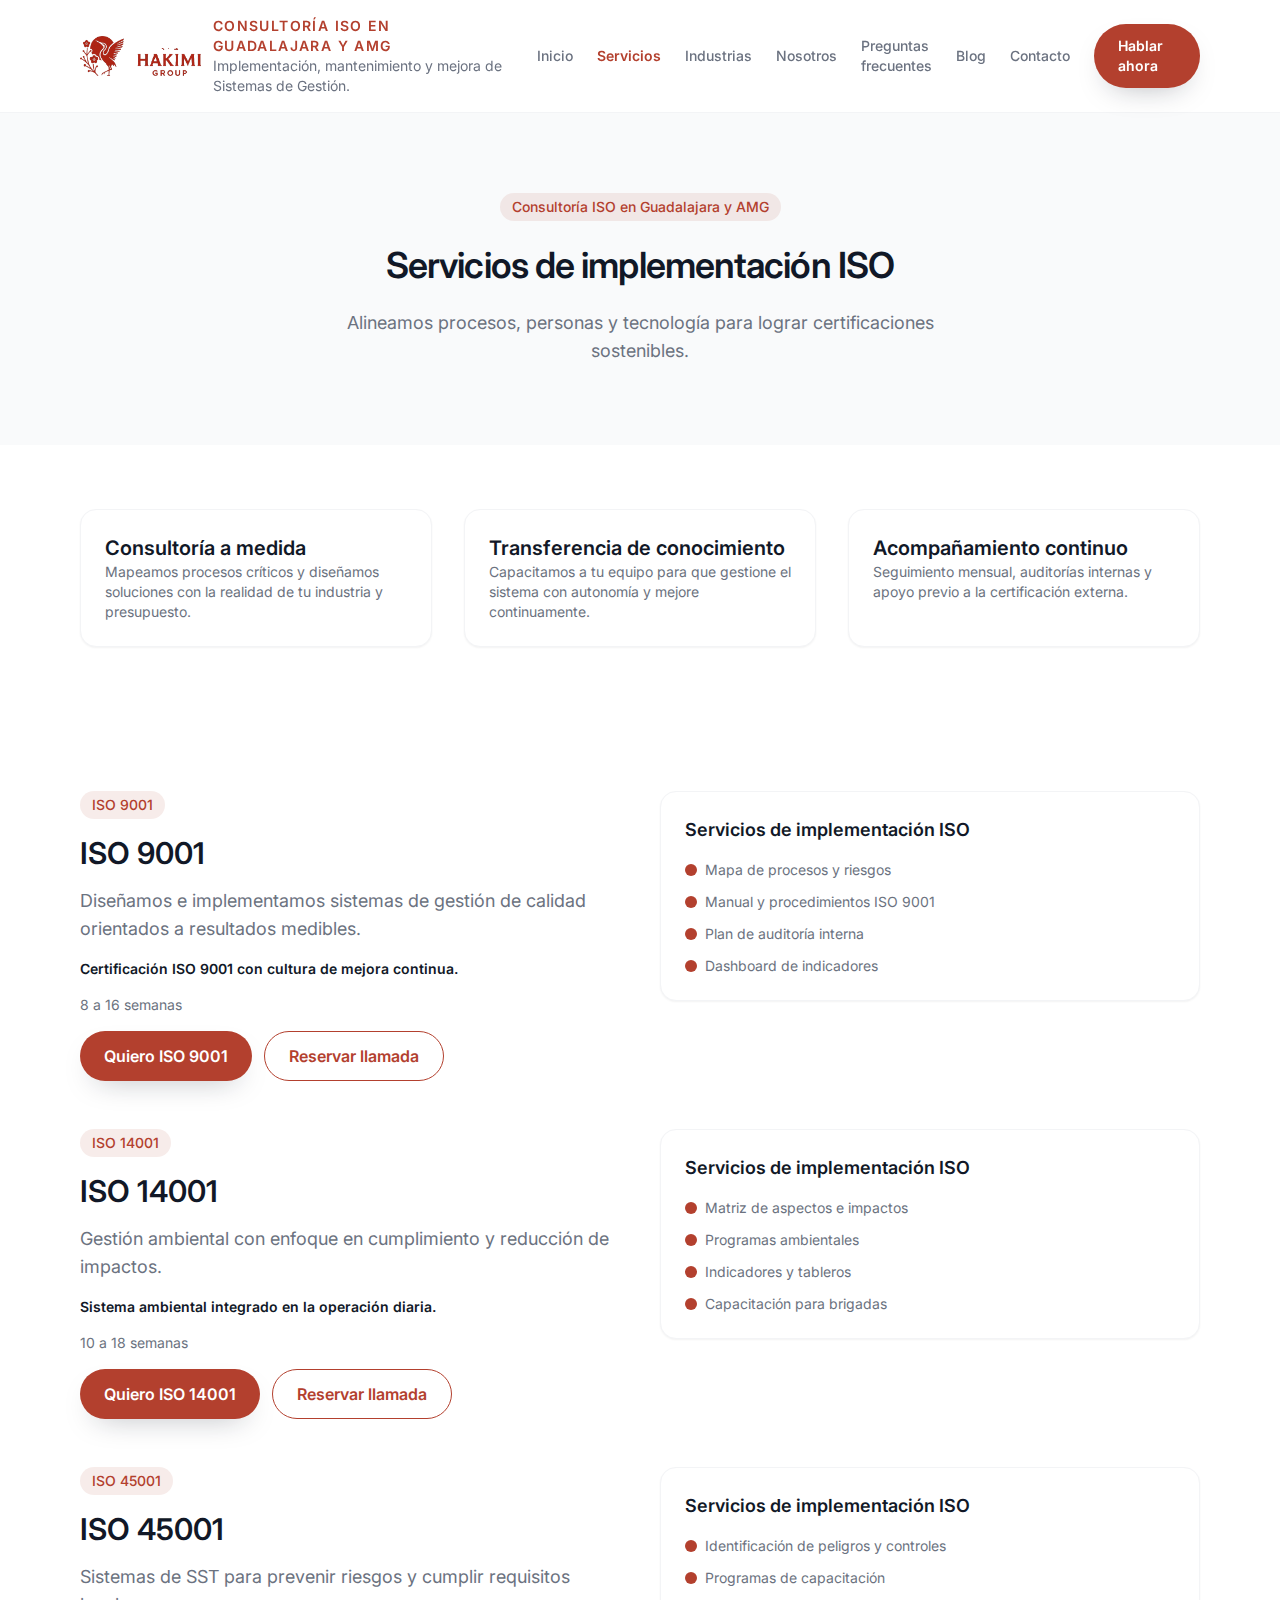
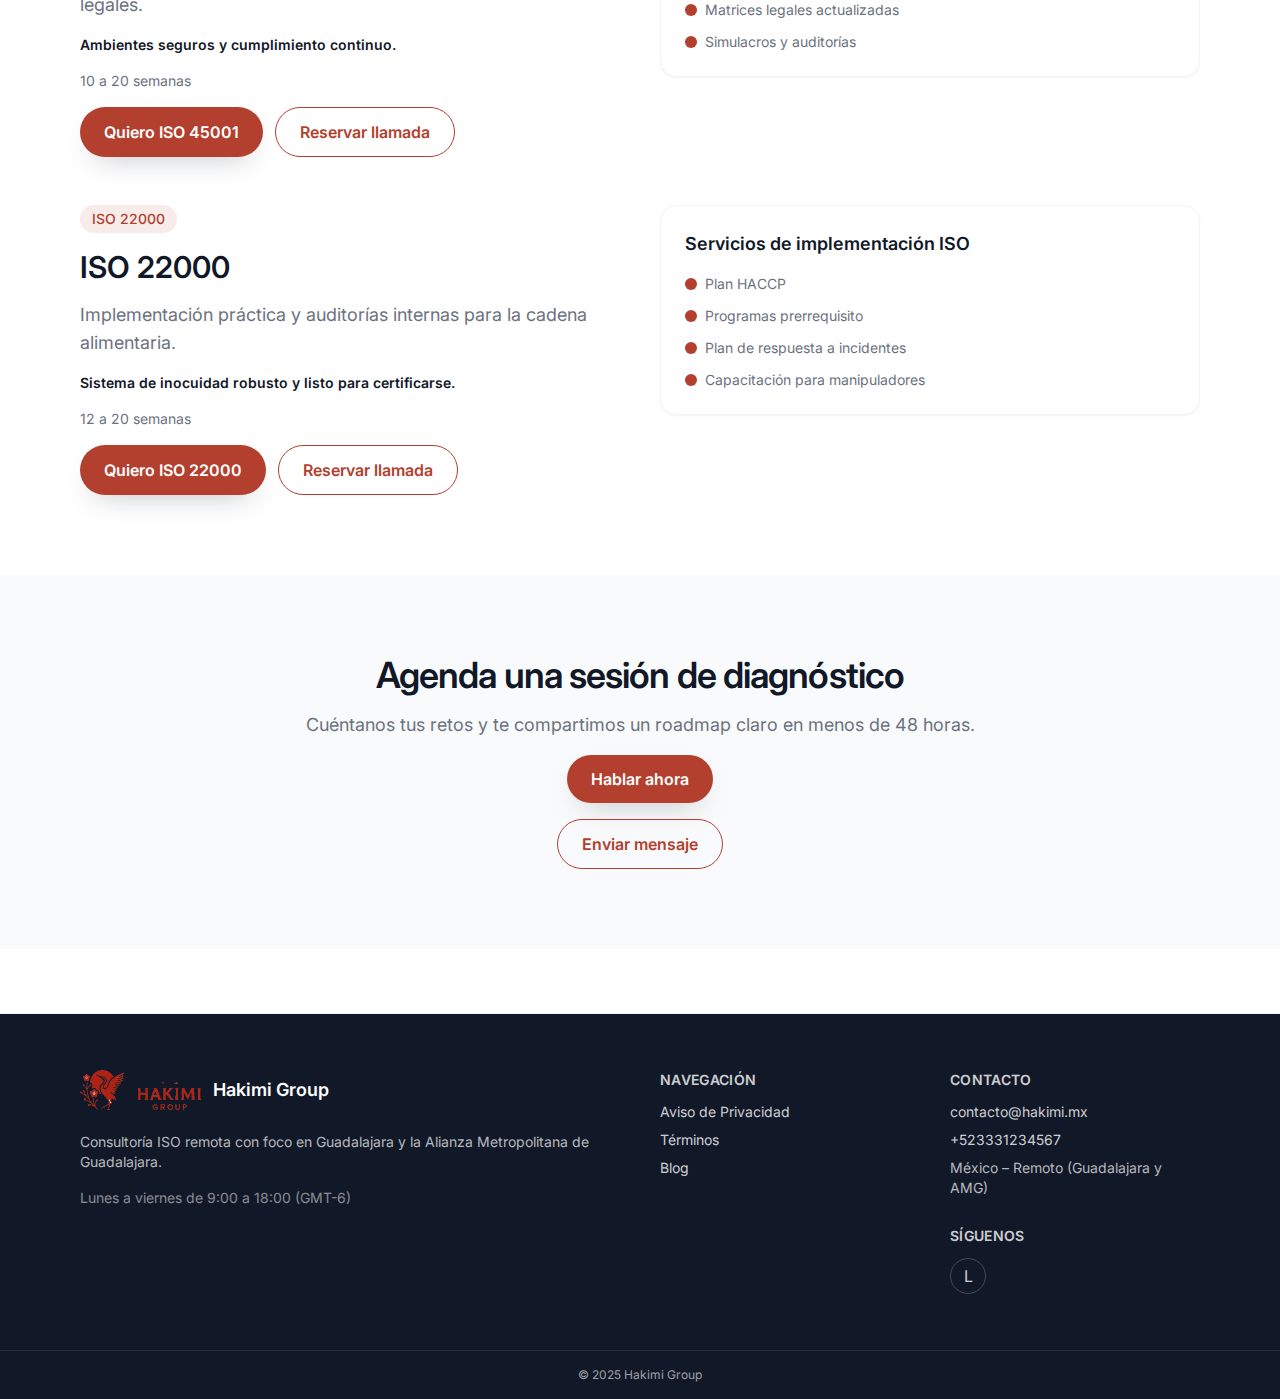
<file: servicios/index.html>
<!DOCTYPE html>
<html lang="es" class="scroll-smooth">
<head>
  <meta charset="utf-8">
  <meta name="viewport" content="width=device-width, initial-scale=1">
  
  
  
  
  
  
    
  
  
  
  <title>Servicios ISO 9001, 14001, 45001 y 22000</title>
  <meta name="description" content="Implementación y mantenimiento de sistemas de gestión con enfoque ágil.">
  <meta name="keywords" content="ISO 9001, ISO 14001, ISO 45001, ISO 22000, auditoría ISO, consultoría ISO, Guadalajara, cursos ISO, capacitación ISO">
  <meta name="language" content="es">
  <link rel="canonical" href="https://hakimi.mx/servicios/">
  <link rel="alternate" hreflang="es" href="https://hakimi.mx/servicios/">
  <meta property="og:title" content="Servicios ISO 9001, 14001, 45001 y 22000">
  <meta property="og:description" content="Implementación y mantenimiento de sistemas de gestión con enfoque ágil.">
  <meta property="og:type" content="website">
  <meta property="og:site_name" content="Hakimi Group">
  <meta property="og:url" content="https://hakimi.mx/servicios/">
  <meta property="og:locale" content="es_MX">
  <meta property="og:image" content="/assets/images/og-cover.png">
  <meta property="og:image:alt" content="Hakimi Group">
  <meta name="twitter:card" content="summary_large_image">
  <meta name="twitter:title" content="Servicios ISO 9001, 14001, 45001 y 22000">
  <meta name="twitter:description" content="Implementación y mantenimiento de sistemas de gestión con enfoque ágil.">
  <meta name="twitter:image" content="/assets/images/og-cover.png">
  
    <meta name="twitter:creator" content="@hakimigroup">
  
  <link rel="preconnect" href="https://fonts.googleapis.com">
  <link rel="preconnect" href="https://fonts.gstatic.com" crossorigin>
  <link href="https://fonts.googleapis.com/css2?family=Inter:wght@400;500;600;700&display=swap" rel="stylesheet">
  <link rel="icon" type="image/png" sizes="32x32" href="/favicon.png">
  <link rel="icon" type="image/svg+xml" href="/favicon.svg">
  <link rel="apple-touch-icon" sizes="180x180" href="/icons/icon-180.png">
  <link rel="manifest" href="/site.webmanifest">
  <meta name="theme-color" content="#B3402E">
  
  <script type="application/ld+json">{"@context":"https://schema.org","@graph":[{"@type":"Organization","name":"Hakimi Group","url":"https://hakimi.mx","logo":"https://hakimi.mx/assets/images/logo.png","email":"contacto@hakimi.mx","telephone":"+523331234567","address":{"@type":"PostalAddress","addressCountry":"MX","addressLocality":"Guadalajara","addressRegion":"Jalisco"},"@id":"https://hakimi.mx#organization","foundingDate":"2023","numberOfEmployees":4,"areaServed":{"@type":"GeoCircle","geoMidpoint":{"@type":"GeoCoordinates","addressCountry":"MX","addressRegion":"Jalisco","addressLocality":"Guadalajara"},"geoRadius":"50"},"sameAs":["https://www.linkedin.com/company/hakimi-group"]},{"@type":"OfferCatalog","@id":"https://hakimi.mx#offers","name":"Servicios ISO","itemListElement":[{"@type":"Offer","position":1,"name":"Consultoría ISO 9001","priceSpecification":{"@type":"PriceSpecification","priceCurrency":"MXN"},"itemOffered":{"@type":"Service","name":"Consultoría ISO 9001","description":"Diagnóstico inicial, documentación de procesos, indicadores y acompañamiento hasta la auditoría externa.","serviceType":"ISO 9001","areaServed":"Guadalajara y AMG","provider":{"@id":"https://hakimi.mx#organization"}}},{"@type":"Offer","position":2,"name":"Consultoría ISO 14001","priceSpecification":{"@type":"PriceSpecification","priceCurrency":"MXN"},"itemOffered":{"@type":"Service","name":"Consultoría ISO 14001","description":"Identificamos aspectos ambientales, diseñamos controles operativos y establecemos planes de emergencia.","serviceType":"ISO 14001","areaServed":"Guadalajara y AMG","provider":{"@id":"https://hakimi.mx#organization"}}},{"@type":"Offer","position":3,"name":"Consultoría ISO 45001","priceSpecification":{"@type":"PriceSpecification","priceCurrency":"MXN"},"itemOffered":{"@type":"Service","name":"Consultoría ISO 45001","description":"Evaluamos peligros, definimos controles y fortalecemos la participación del personal.","serviceType":"ISO 45001","areaServed":"Guadalajara y AMG","provider":{"@id":"https://hakimi.mx#organization"}}},{"@type":"Offer","position":4,"name":"Consultoría ISO 22000","priceSpecification":{"@type":"PriceSpecification","priceCurrency":"MXN"},"itemOffered":{"@type":"Service","name":"Consultoría ISO 22000","description":"Integramos HACCP, PRPs y trazabilidad con controles claros para equipos y proveedores.","serviceType":"ISO 22000","areaServed":"Guadalajara y AMG","provider":{"@id":"https://hakimi.mx#organization"}}}]}]}</script>
  
  
  <link rel="stylesheet" href="/assets/css/main.css">
</head>
<body class="bg-white text-neutral">
  <a href="#contenido" class="sr-only focus:not-sr-only focus:absolute focus:top-4 focus:left-4 focus:z-50 bg-white text-primary px-4 py-2 rounded-full shadow">Ir al contenido principal</a>
  <header class="sticky-header">
  <div class="mx-auto flex max-w-6xl items-center justify-between gap-6 px-4 py-4">
    <a class="flex items-center gap-3" href="/" aria-label="Hakimi Group">
      <img src="/assets/images/logo.png" alt="Hakimi Group logo" class="h-10 w-auto" loading="lazy">
      <div class="hidden flex-col sm:flex">
        <span class="text-sm font-semibold uppercase tracking-widest text-primary">Consultoría ISO en Guadalajara y AMG</span>
        <span class="text-sm text-muted">Implementación, mantenimiento y mejora de Sistemas de Gestión.</span>
      </div>
    </a>
    <nav class="hidden items-center gap-6 text-sm font-medium lg:flex">
      
        
        <a href="/" class="transition-colors hover:text-primary text-muted">Inicio</a>
      
        
        <a href="/servicios/" class="transition-colors hover:text-primary text-primary font-semibold" aria-current="page">Servicios</a>
      
        
        <a href="/#industrias" class="transition-colors hover:text-primary text-muted">Industrias</a>
      
        
        <a href="/nosotros/" class="transition-colors hover:text-primary text-muted">Nosotros</a>
      
        
        <a href="/faq/" class="transition-colors hover:text-primary text-muted">Preguntas frecuentes</a>
      
        
        <a href="/blog/" class="transition-colors hover:text-primary text-muted">Blog</a>
      
        
        <a href="/contacto/" class="transition-colors hover:text-primary text-muted">Contacto</a>
      
    </nav>
    <div class="hidden lg:flex">
      <a href="/contacto/" class="btn-primary text-sm">Hablar ahora</a>
    </div>
    <button type="button" class="inline-flex items-center justify-center rounded-full border border-gray-200 bg-white p-2 text-neutral focus-visible:outline focus-visible:outline-primary lg:hidden" data-nav-toggle aria-label="Abrir menú" data-label-open="Abrir menú" data-label-close="Cerrar menú" aria-expanded="false">
      <svg xmlns="http://www.w3.org/2000/svg" class="h-6 w-6" fill="none" viewBox="0 0 24 24" stroke="currentColor" aria-hidden="true">
        <path stroke-linecap="round" stroke-linejoin="round" stroke-width="1.5" d="M4 6h16M4 12h16M4 18h16" />
      </svg>
    </button>
  </div>
  <nav class="hidden border-t border-gray-100 bg-white px-4 py-4 lg:hidden" data-nav-menu>
    <div class="flex flex-col gap-4">
      
        
        <a href="/" class="text-base text-neutral">Inicio</a>
      
        
        <a href="/servicios/" class="text-base text-primary font-semibold">Servicios</a>
      
        
        <a href="/#industrias" class="text-base text-neutral">Industrias</a>
      
        
        <a href="/nosotros/" class="text-base text-neutral">Nosotros</a>
      
        
        <a href="/faq/" class="text-base text-neutral">Preguntas frecuentes</a>
      
        
        <a href="/blog/" class="text-base text-neutral">Blog</a>
      
        
        <a href="/contacto/" class="text-base text-neutral">Contacto</a>
      
      <a href="/contacto/" class="btn-primary text-center">Hablar ahora</a>
    </div>
  </nav>
</header>

  <main id="contenido" class="relative">
    <section class="bg-light py-20">
  <div class="mx-auto max-w-4xl space-y-6 px-4 text-center">
    <span class="badge">Consultoría ISO en Guadalajara y AMG</span>
    <h1 class="section-title">Servicios de implementación ISO</h1>
    <p class="section-subtitle mx-auto">Alineamos procesos, personas y tecnología para lograr certificaciones sostenibles.</p>
  </div>
</section>

<section class="mx-auto max-w-6xl px-4 py-16">
  <div class="grid gap-8 md:grid-cols-3">
    
      <article class="card">
        <h2 class="text-xl font-semibold text-neutral">Consultoría a medida</h2>
        <p class="text-sm text-muted">Mapeamos procesos críticos y diseñamos soluciones con la realidad de tu industria y presupuesto.</p>
      </article>
    
      <article class="card">
        <h2 class="text-xl font-semibold text-neutral">Transferencia de conocimiento</h2>
        <p class="text-sm text-muted">Capacitamos a tu equipo para que gestione el sistema con autonomía y mejore continuamente.</p>
      </article>
    
      <article class="card">
        <h2 class="text-xl font-semibold text-neutral">Acompañamiento continuo</h2>
        <p class="text-sm text-muted">Seguimiento mensual, auditorías internas y apoyo previo a la certificación externa.</p>
      </article>
    
  </div>
</section>

<section class="bg-white py-20">
  <div class="mx-auto max-w-6xl px-4">
    <div class="space-y-12">
      
        <article id="iso-9001" class="grid gap-10 md:grid-cols-[minmax(0,1fr)_minmax(0,1fr)] items-start">
          <div class="space-y-4">
            <span class="badge">ISO 9001</span>
            <h2 class="text-3xl font-semibold text-neutral">ISO 9001</h2>
            <p class="text-lg text-muted">Diseñamos e implementamos sistemas de gestión de calidad orientados a resultados medibles.</p>
            <p class="text-sm font-semibold text-neutral">Certificación ISO 9001 con cultura de mejora continua.</p>
            <p class="text-sm text-muted">8 a 16 semanas</p>
            <div class="flex flex-wrap gap-3">
              <a href="https://wa.me/523331234567?text=Hola%2C%20me%20interesa%20consultor%C3%ADa%20ISO%20(9001%2F14001%2F45001%2F22000)." class="btn-primary">Quiero ISO 9001</a>
              <a href="/contacto/" class="btn-secondary">Reservar llamada</a>
            </div>
          </div>
          <div class="card">
            <h3 class="text-lg font-semibold text-neutral">Servicios de implementación ISO</h3>
            <ul class="mt-4 space-y-3 text-sm text-muted">
              
                <li class="flex items-start gap-2">
                  <span class="timeline-dot mt-1"></span>
                  <span>Mapa de procesos y riesgos</span>
                </li>
              
                <li class="flex items-start gap-2">
                  <span class="timeline-dot mt-1"></span>
                  <span>Manual y procedimientos ISO 9001</span>
                </li>
              
                <li class="flex items-start gap-2">
                  <span class="timeline-dot mt-1"></span>
                  <span>Plan de auditoría interna</span>
                </li>
              
                <li class="flex items-start gap-2">
                  <span class="timeline-dot mt-1"></span>
                  <span>Dashboard de indicadores</span>
                </li>
              
            </ul>
          </div>
        </article>
      
        <article id="iso-14001" class="grid gap-10 md:grid-cols-[minmax(0,1fr)_minmax(0,1fr)] items-start">
          <div class="space-y-4">
            <span class="badge">ISO 14001</span>
            <h2 class="text-3xl font-semibold text-neutral">ISO 14001</h2>
            <p class="text-lg text-muted">Gestión ambiental con enfoque en cumplimiento y reducción de impactos.</p>
            <p class="text-sm font-semibold text-neutral">Sistema ambiental integrado en la operación diaria.</p>
            <p class="text-sm text-muted">10 a 18 semanas</p>
            <div class="flex flex-wrap gap-3">
              <a href="https://wa.me/523331234567?text=Hola%2C%20me%20interesa%20consultor%C3%ADa%20ISO%20(9001%2F14001%2F45001%2F22000)." class="btn-primary">Quiero ISO 14001</a>
              <a href="/contacto/" class="btn-secondary">Reservar llamada</a>
            </div>
          </div>
          <div class="card">
            <h3 class="text-lg font-semibold text-neutral">Servicios de implementación ISO</h3>
            <ul class="mt-4 space-y-3 text-sm text-muted">
              
                <li class="flex items-start gap-2">
                  <span class="timeline-dot mt-1"></span>
                  <span>Matriz de aspectos e impactos</span>
                </li>
              
                <li class="flex items-start gap-2">
                  <span class="timeline-dot mt-1"></span>
                  <span>Programas ambientales</span>
                </li>
              
                <li class="flex items-start gap-2">
                  <span class="timeline-dot mt-1"></span>
                  <span>Indicadores y tableros</span>
                </li>
              
                <li class="flex items-start gap-2">
                  <span class="timeline-dot mt-1"></span>
                  <span>Capacitación para brigadas</span>
                </li>
              
            </ul>
          </div>
        </article>
      
        <article id="iso-45001" class="grid gap-10 md:grid-cols-[minmax(0,1fr)_minmax(0,1fr)] items-start">
          <div class="space-y-4">
            <span class="badge">ISO 45001</span>
            <h2 class="text-3xl font-semibold text-neutral">ISO 45001</h2>
            <p class="text-lg text-muted">Sistemas de SST para prevenir riesgos y cumplir requisitos legales.</p>
            <p class="text-sm font-semibold text-neutral">Ambientes seguros y cumplimiento continuo.</p>
            <p class="text-sm text-muted">10 a 20 semanas</p>
            <div class="flex flex-wrap gap-3">
              <a href="https://wa.me/523331234567?text=Hola%2C%20me%20interesa%20consultor%C3%ADa%20ISO%20(9001%2F14001%2F45001%2F22000)." class="btn-primary">Quiero ISO 45001</a>
              <a href="/contacto/" class="btn-secondary">Reservar llamada</a>
            </div>
          </div>
          <div class="card">
            <h3 class="text-lg font-semibold text-neutral">Servicios de implementación ISO</h3>
            <ul class="mt-4 space-y-3 text-sm text-muted">
              
                <li class="flex items-start gap-2">
                  <span class="timeline-dot mt-1"></span>
                  <span>Identificación de peligros y controles</span>
                </li>
              
                <li class="flex items-start gap-2">
                  <span class="timeline-dot mt-1"></span>
                  <span>Programas de capacitación</span>
                </li>
              
                <li class="flex items-start gap-2">
                  <span class="timeline-dot mt-1"></span>
                  <span>Matrices legales actualizadas</span>
                </li>
              
                <li class="flex items-start gap-2">
                  <span class="timeline-dot mt-1"></span>
                  <span>Simulacros y auditorías</span>
                </li>
              
            </ul>
          </div>
        </article>
      
        <article id="iso-22000" class="grid gap-10 md:grid-cols-[minmax(0,1fr)_minmax(0,1fr)] items-start">
          <div class="space-y-4">
            <span class="badge">ISO 22000</span>
            <h2 class="text-3xl font-semibold text-neutral">ISO 22000</h2>
            <p class="text-lg text-muted">Implementación práctica y auditorías internas para la cadena alimentaria.</p>
            <p class="text-sm font-semibold text-neutral">Sistema de inocuidad robusto y listo para certificarse.</p>
            <p class="text-sm text-muted">12 a 20 semanas</p>
            <div class="flex flex-wrap gap-3">
              <a href="https://wa.me/523331234567?text=Hola%2C%20me%20interesa%20consultor%C3%ADa%20ISO%20(9001%2F14001%2F45001%2F22000)." class="btn-primary">Quiero ISO 22000</a>
              <a href="/contacto/" class="btn-secondary">Reservar llamada</a>
            </div>
          </div>
          <div class="card">
            <h3 class="text-lg font-semibold text-neutral">Servicios de implementación ISO</h3>
            <ul class="mt-4 space-y-3 text-sm text-muted">
              
                <li class="flex items-start gap-2">
                  <span class="timeline-dot mt-1"></span>
                  <span>Plan HACCP</span>
                </li>
              
                <li class="flex items-start gap-2">
                  <span class="timeline-dot mt-1"></span>
                  <span>Programas prerrequisito</span>
                </li>
              
                <li class="flex items-start gap-2">
                  <span class="timeline-dot mt-1"></span>
                  <span>Plan de respuesta a incidentes</span>
                </li>
              
                <li class="flex items-start gap-2">
                  <span class="timeline-dot mt-1"></span>
                  <span>Capacitación para manipuladores</span>
                </li>
              
            </ul>
          </div>
        </article>
      
    </div>
  </div>
</section>

<section class="bg-light py-20">
  <div class="mx-auto max-w-4xl space-y-4 px-4 text-center">
    <h2 class="section-title">Agenda una sesión de diagnóstico</h2>
    <p class="section-subtitle mx-auto">Cuéntanos tus retos y te compartimos un roadmap claro en menos de 48 horas.</p>
    <div class="mt-8 flex flex-col items-center gap-4">
      <a href="https://wa.me/523331234567?text=Hola%2C%20me%20interesa%20consultor%C3%ADa%20ISO%20(9001%2F14001%2F45001%2F22000)." class="btn-primary">Hablar ahora</a>
      <a href="/contacto/" class="btn-secondary">Enviar mensaje</a>
    </div>
  </div>
</section>

  </main>
  <footer class="mt-16">
  <div class="mx-auto grid max-w-6xl gap-10 px-4 py-14 md:grid-cols-4">
    <div class="md:col-span-2 space-y-4">
      <a href="/" class="inline-flex items-center gap-3" aria-label="Hakimi Group">
        <img src="/assets/images/logo.png" alt="Hakimi Group logo" class="h-10 w-auto" loading="lazy">
        <span class="text-lg font-semibold text-white">Hakimi Group</span>
      </a>
      <p class="text-sm text-white/70">Consultoría ISO remota con foco en Guadalajara y la Alianza Metropolitana de Guadalajara.</p>
      <p class="text-sm text-white/50">Lunes a viernes de 9:00 a 18:00 (GMT-6)</p>
    </div>
    <div class="space-y-3">
      <h3 class="text-sm font-semibold uppercase tracking-wide text-white/80">Navegación</h3>
      <nav class="flex flex-col gap-2 text-sm text-white/70">
        
          <a href="/aviso-de-privacidad/" class="hover:text-white">Aviso de Privacidad</a>
        
          <a href="/terminos/" class="hover:text-white">Términos</a>
        
          <a href="/blog/" class="hover:text-white">Blog</a>
        
      </nav>
    </div>
    <div class="space-y-3">
      <h3 class="text-sm font-semibold uppercase tracking-wide text-white/80">Contacto</h3>
      <ul class="space-y-2 text-sm text-white/70">
        <li><a href="mailto:contacto@hakimi.mx" class="hover:text-white">contacto@hakimi.mx</a></li>
        <li><a href="tel:+523331234567" class="hover:text-white">+523331234567</a></li>
        <li>México – Remoto (Guadalajara y AMG)</li>
      </ul>
      <h3 class="pt-4 text-sm font-semibold uppercase tracking-wide text-white/80">Síguenos</h3>
      <div class="flex gap-3">
        
          <a href="https://www.linkedin.com/company/hakimi-group" class="inline-flex h-9 w-9 items-center justify-center rounded-full border border-white/20 text-white/80 hover:border-white hover:text-white" target="_blank" rel="noopener">L</a>
        
      </div>
    </div>
  </div>
  <div class="border-t border-white/10 py-4 text-center text-xs text-white/60">
    © 2025 Hakimi Group
  </div>
</footer>

  <script src="/assets/js/main.js" defer></script>
  
</body>
</html>
</file>
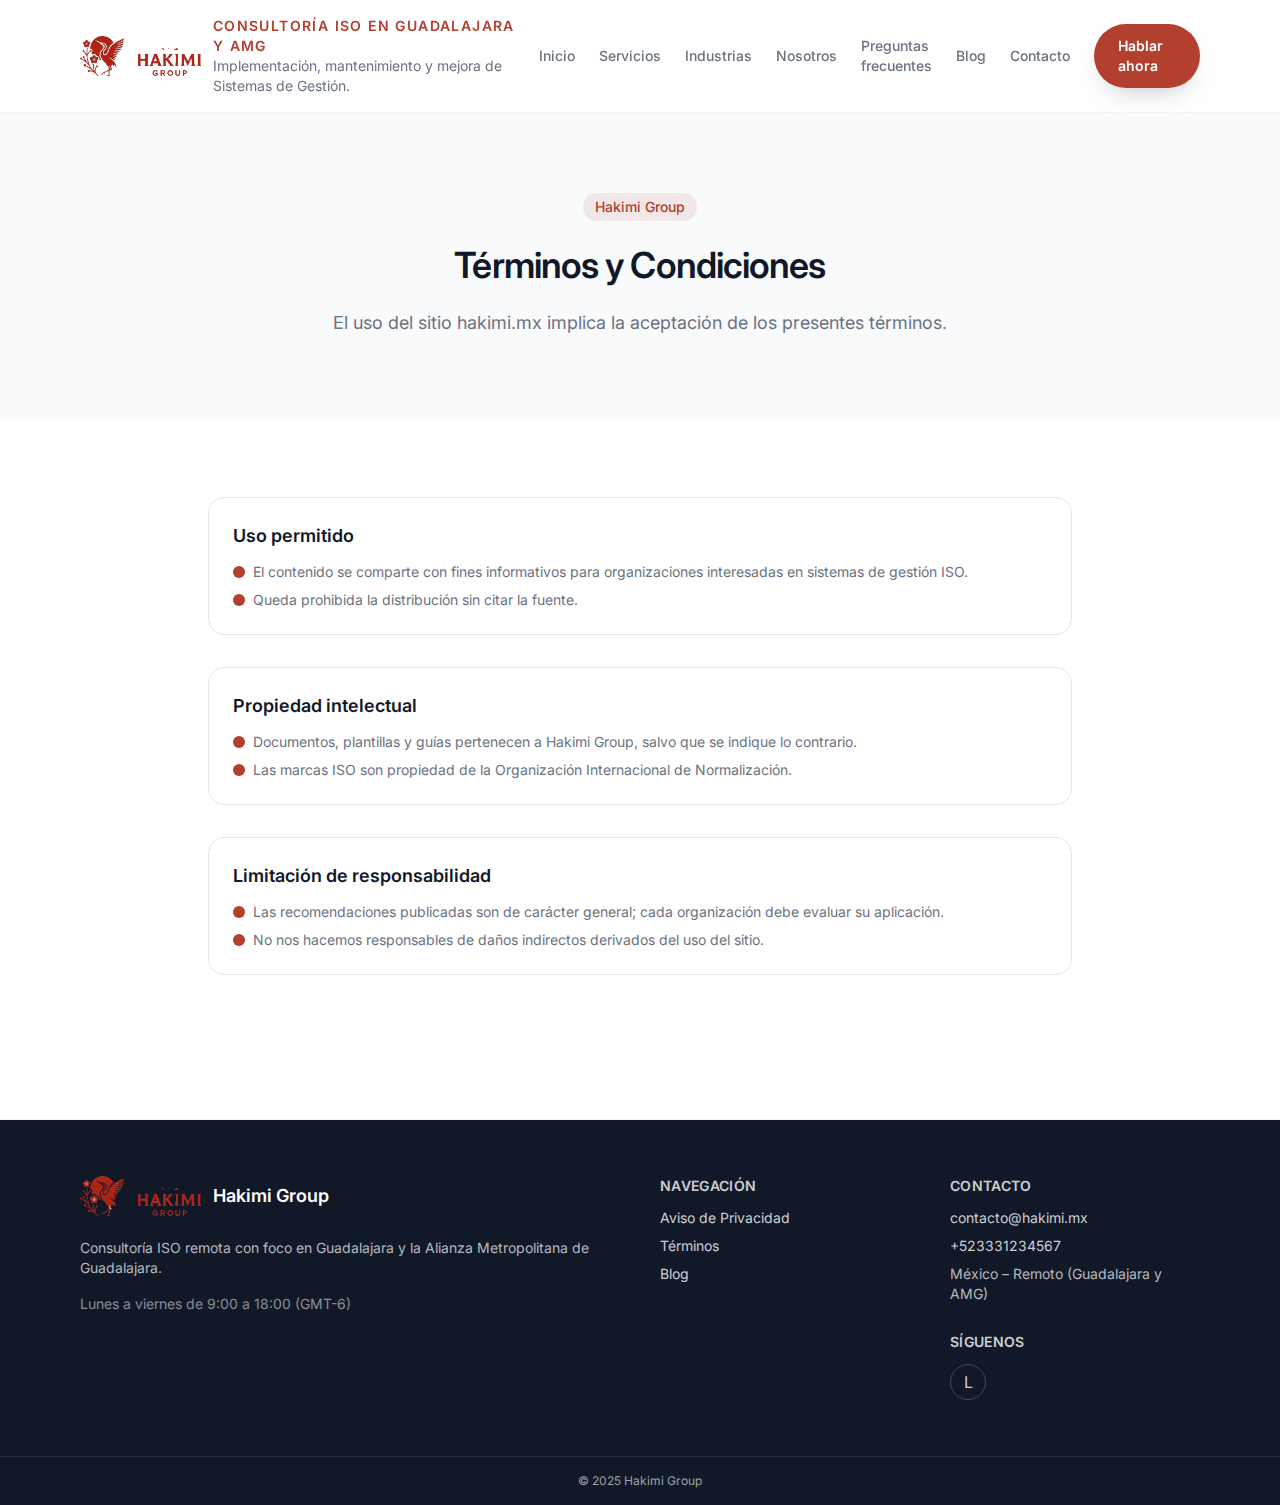
<file: terminos/index.html>
<!DOCTYPE html>
<html lang="es" class="scroll-smooth">
<head>
  <meta charset="utf-8">
  <meta name="viewport" content="width=device-width, initial-scale=1">
  
  
  
  
  
  
    
  
  
  
  <title>Términos y Condiciones de uso</title>
  <meta name="description" content="Lineamientos para usar el sitio web y materiales de Hakimi Group.">
  <meta name="keywords" content="ISO 9001, ISO 14001, ISO 45001, ISO 22000, auditoría ISO, consultoría ISO, Guadalajara, cursos ISO, capacitación ISO">
  <meta name="language" content="es">
  <link rel="canonical" href="https://hakimi.mx/terminos/">
  <link rel="alternate" hreflang="es" href="https://hakimi.mx/terminos/">
  <meta property="og:title" content="Términos y Condiciones de uso">
  <meta property="og:description" content="Lineamientos para usar el sitio web y materiales de Hakimi Group.">
  <meta property="og:type" content="website">
  <meta property="og:site_name" content="Hakimi Group">
  <meta property="og:url" content="https://hakimi.mx/terminos/">
  <meta property="og:locale" content="es_MX">
  <meta property="og:image" content="/assets/images/og-cover.png">
  <meta property="og:image:alt" content="Hakimi Group">
  <meta name="twitter:card" content="summary_large_image">
  <meta name="twitter:title" content="Términos y Condiciones de uso">
  <meta name="twitter:description" content="Lineamientos para usar el sitio web y materiales de Hakimi Group.">
  <meta name="twitter:image" content="/assets/images/og-cover.png">
  
    <meta name="twitter:creator" content="@hakimigroup">
  
  <link rel="preconnect" href="https://fonts.googleapis.com">
  <link rel="preconnect" href="https://fonts.gstatic.com" crossorigin>
  <link href="https://fonts.googleapis.com/css2?family=Inter:wght@400;500;600;700&display=swap" rel="stylesheet">
  <link rel="icon" type="image/png" sizes="32x32" href="/favicon.png">
  <link rel="icon" type="image/svg+xml" href="/favicon.svg">
  <link rel="apple-touch-icon" sizes="180x180" href="/icons/icon-180.png">
  <link rel="manifest" href="/site.webmanifest">
  <meta name="theme-color" content="#B3402E">
  
  <script type="application/ld+json">{"@context":"https://schema.org","@graph":[{"@type":"Organization","name":"Hakimi Group","url":"https://hakimi.mx","logo":"https://hakimi.mx/assets/images/logo.png","email":"contacto@hakimi.mx","telephone":"+523331234567","address":{"@type":"PostalAddress","addressCountry":"MX","addressLocality":"Guadalajara","addressRegion":"Jalisco"},"@id":"https://hakimi.mx#organization","foundingDate":"2023","numberOfEmployees":4,"areaServed":{"@type":"GeoCircle","geoMidpoint":{"@type":"GeoCoordinates","addressCountry":"MX","addressRegion":"Jalisco","addressLocality":"Guadalajara"},"geoRadius":"50"},"sameAs":["https://www.linkedin.com/company/hakimi-group"]},{"@type":"OfferCatalog","@id":"https://hakimi.mx#offers","name":"Servicios ISO","itemListElement":[{"@type":"Offer","position":1,"name":"Consultoría ISO 9001","priceSpecification":{"@type":"PriceSpecification","priceCurrency":"MXN"},"itemOffered":{"@type":"Service","name":"Consultoría ISO 9001","description":"Diagnóstico inicial, documentación de procesos, indicadores y acompañamiento hasta la auditoría externa.","serviceType":"ISO 9001","areaServed":"Guadalajara y AMG","provider":{"@id":"https://hakimi.mx#organization"}}},{"@type":"Offer","position":2,"name":"Consultoría ISO 14001","priceSpecification":{"@type":"PriceSpecification","priceCurrency":"MXN"},"itemOffered":{"@type":"Service","name":"Consultoría ISO 14001","description":"Identificamos aspectos ambientales, diseñamos controles operativos y establecemos planes de emergencia.","serviceType":"ISO 14001","areaServed":"Guadalajara y AMG","provider":{"@id":"https://hakimi.mx#organization"}}},{"@type":"Offer","position":3,"name":"Consultoría ISO 45001","priceSpecification":{"@type":"PriceSpecification","priceCurrency":"MXN"},"itemOffered":{"@type":"Service","name":"Consultoría ISO 45001","description":"Evaluamos peligros, definimos controles y fortalecemos la participación del personal.","serviceType":"ISO 45001","areaServed":"Guadalajara y AMG","provider":{"@id":"https://hakimi.mx#organization"}}},{"@type":"Offer","position":4,"name":"Consultoría ISO 22000","priceSpecification":{"@type":"PriceSpecification","priceCurrency":"MXN"},"itemOffered":{"@type":"Service","name":"Consultoría ISO 22000","description":"Integramos HACCP, PRPs y trazabilidad con controles claros para equipos y proveedores.","serviceType":"ISO 22000","areaServed":"Guadalajara y AMG","provider":{"@id":"https://hakimi.mx#organization"}}}]}]}</script>
  
  
  <link rel="stylesheet" href="/assets/css/main.css">
</head>
<body class="bg-white text-neutral">
  <a href="#contenido" class="sr-only focus:not-sr-only focus:absolute focus:top-4 focus:left-4 focus:z-50 bg-white text-primary px-4 py-2 rounded-full shadow">Ir al contenido principal</a>
  <header class="sticky-header">
  <div class="mx-auto flex max-w-6xl items-center justify-between gap-6 px-4 py-4">
    <a class="flex items-center gap-3" href="/" aria-label="Hakimi Group">
      <img src="/assets/images/logo.png" alt="Hakimi Group logo" class="h-10 w-auto" loading="lazy">
      <div class="hidden flex-col sm:flex">
        <span class="text-sm font-semibold uppercase tracking-widest text-primary">Consultoría ISO en Guadalajara y AMG</span>
        <span class="text-sm text-muted">Implementación, mantenimiento y mejora de Sistemas de Gestión.</span>
      </div>
    </a>
    <nav class="hidden items-center gap-6 text-sm font-medium lg:flex">
      
        
        <a href="/" class="transition-colors hover:text-primary text-muted">Inicio</a>
      
        
        <a href="/servicios/" class="transition-colors hover:text-primary text-muted">Servicios</a>
      
        
        <a href="/#industrias" class="transition-colors hover:text-primary text-muted">Industrias</a>
      
        
        <a href="/nosotros/" class="transition-colors hover:text-primary text-muted">Nosotros</a>
      
        
        <a href="/faq/" class="transition-colors hover:text-primary text-muted">Preguntas frecuentes</a>
      
        
        <a href="/blog/" class="transition-colors hover:text-primary text-muted">Blog</a>
      
        
        <a href="/contacto/" class="transition-colors hover:text-primary text-muted">Contacto</a>
      
    </nav>
    <div class="hidden lg:flex">
      <a href="/contacto/" class="btn-primary text-sm">Hablar ahora</a>
    </div>
    <button type="button" class="inline-flex items-center justify-center rounded-full border border-gray-200 bg-white p-2 text-neutral focus-visible:outline focus-visible:outline-primary lg:hidden" data-nav-toggle aria-label="Abrir menú" data-label-open="Abrir menú" data-label-close="Cerrar menú" aria-expanded="false">
      <svg xmlns="http://www.w3.org/2000/svg" class="h-6 w-6" fill="none" viewBox="0 0 24 24" stroke="currentColor" aria-hidden="true">
        <path stroke-linecap="round" stroke-linejoin="round" stroke-width="1.5" d="M4 6h16M4 12h16M4 18h16" />
      </svg>
    </button>
  </div>
  <nav class="hidden border-t border-gray-100 bg-white px-4 py-4 lg:hidden" data-nav-menu>
    <div class="flex flex-col gap-4">
      
        
        <a href="/" class="text-base text-neutral">Inicio</a>
      
        
        <a href="/servicios/" class="text-base text-neutral">Servicios</a>
      
        
        <a href="/#industrias" class="text-base text-neutral">Industrias</a>
      
        
        <a href="/nosotros/" class="text-base text-neutral">Nosotros</a>
      
        
        <a href="/faq/" class="text-base text-neutral">Preguntas frecuentes</a>
      
        
        <a href="/blog/" class="text-base text-neutral">Blog</a>
      
        
        <a href="/contacto/" class="text-base text-neutral">Contacto</a>
      
      <a href="/contacto/" class="btn-primary text-center">Hablar ahora</a>
    </div>
  </nav>
</header>

  <main id="contenido" class="relative">
    <section class="bg-light py-20">
  <div class="mx-auto max-w-4xl space-y-6 px-4 text-center">
    <span class="badge">Hakimi Group</span>
    <h1 class="section-title">Términos y Condiciones</h1>
    <p class="section-subtitle mx-auto">El uso del sitio hakimi.mx implica la aceptación de los presentes términos.</p>
  </div>
</section>

<section class="mx-auto max-w-4xl px-4 py-20">
  <div class="space-y-8">
    
      <article class="rounded-2xl border border-gray-200 p-6">
        <h2 class="text-lg font-semibold text-neutral">Uso permitido</h2>
        <ul class="mt-3 space-y-2 text-sm text-muted">
          
            <li class="flex items-start gap-2">
              <span class="timeline-dot mt-1"></span>
              <span>El contenido se comparte con fines informativos para organizaciones interesadas en sistemas de gestión ISO.</span>
            </li>
          
            <li class="flex items-start gap-2">
              <span class="timeline-dot mt-1"></span>
              <span>Queda prohibida la distribución sin citar la fuente.</span>
            </li>
          
        </ul>
      </article>
    
      <article class="rounded-2xl border border-gray-200 p-6">
        <h2 class="text-lg font-semibold text-neutral">Propiedad intelectual</h2>
        <ul class="mt-3 space-y-2 text-sm text-muted">
          
            <li class="flex items-start gap-2">
              <span class="timeline-dot mt-1"></span>
              <span>Documentos, plantillas y guías pertenecen a Hakimi Group, salvo que se indique lo contrario.</span>
            </li>
          
            <li class="flex items-start gap-2">
              <span class="timeline-dot mt-1"></span>
              <span>Las marcas ISO son propiedad de la Organización Internacional de Normalización.</span>
            </li>
          
        </ul>
      </article>
    
      <article class="rounded-2xl border border-gray-200 p-6">
        <h2 class="text-lg font-semibold text-neutral">Limitación de responsabilidad</h2>
        <ul class="mt-3 space-y-2 text-sm text-muted">
          
            <li class="flex items-start gap-2">
              <span class="timeline-dot mt-1"></span>
              <span>Las recomendaciones publicadas son de carácter general; cada organización debe evaluar su aplicación.</span>
            </li>
          
            <li class="flex items-start gap-2">
              <span class="timeline-dot mt-1"></span>
              <span>No nos hacemos responsables de daños indirectos derivados del uso del sitio.</span>
            </li>
          
        </ul>
      </article>
    
  </div>
</section>

  </main>
  <footer class="mt-16">
  <div class="mx-auto grid max-w-6xl gap-10 px-4 py-14 md:grid-cols-4">
    <div class="md:col-span-2 space-y-4">
      <a href="/" class="inline-flex items-center gap-3" aria-label="Hakimi Group">
        <img src="/assets/images/logo.png" alt="Hakimi Group logo" class="h-10 w-auto" loading="lazy">
        <span class="text-lg font-semibold text-white">Hakimi Group</span>
      </a>
      <p class="text-sm text-white/70">Consultoría ISO remota con foco en Guadalajara y la Alianza Metropolitana de Guadalajara.</p>
      <p class="text-sm text-white/50">Lunes a viernes de 9:00 a 18:00 (GMT-6)</p>
    </div>
    <div class="space-y-3">
      <h3 class="text-sm font-semibold uppercase tracking-wide text-white/80">Navegación</h3>
      <nav class="flex flex-col gap-2 text-sm text-white/70">
        
          <a href="/aviso-de-privacidad/" class="hover:text-white">Aviso de Privacidad</a>
        
          <a href="/terminos/" class="hover:text-white">Términos</a>
        
          <a href="/blog/" class="hover:text-white">Blog</a>
        
      </nav>
    </div>
    <div class="space-y-3">
      <h3 class="text-sm font-semibold uppercase tracking-wide text-white/80">Contacto</h3>
      <ul class="space-y-2 text-sm text-white/70">
        <li><a href="mailto:contacto@hakimi.mx" class="hover:text-white">contacto@hakimi.mx</a></li>
        <li><a href="tel:+523331234567" class="hover:text-white">+523331234567</a></li>
        <li>México – Remoto (Guadalajara y AMG)</li>
      </ul>
      <h3 class="pt-4 text-sm font-semibold uppercase tracking-wide text-white/80">Síguenos</h3>
      <div class="flex gap-3">
        
          <a href="https://www.linkedin.com/company/hakimi-group" class="inline-flex h-9 w-9 items-center justify-center rounded-full border border-white/20 text-white/80 hover:border-white hover:text-white" target="_blank" rel="noopener">L</a>
        
      </div>
    </div>
  </div>
  <div class="border-t border-white/10 py-4 text-center text-xs text-white/60">
    © 2025 Hakimi Group
  </div>
</footer>

  <script src="/assets/js/main.js" defer></script>
  
</body>
</html>
</file>
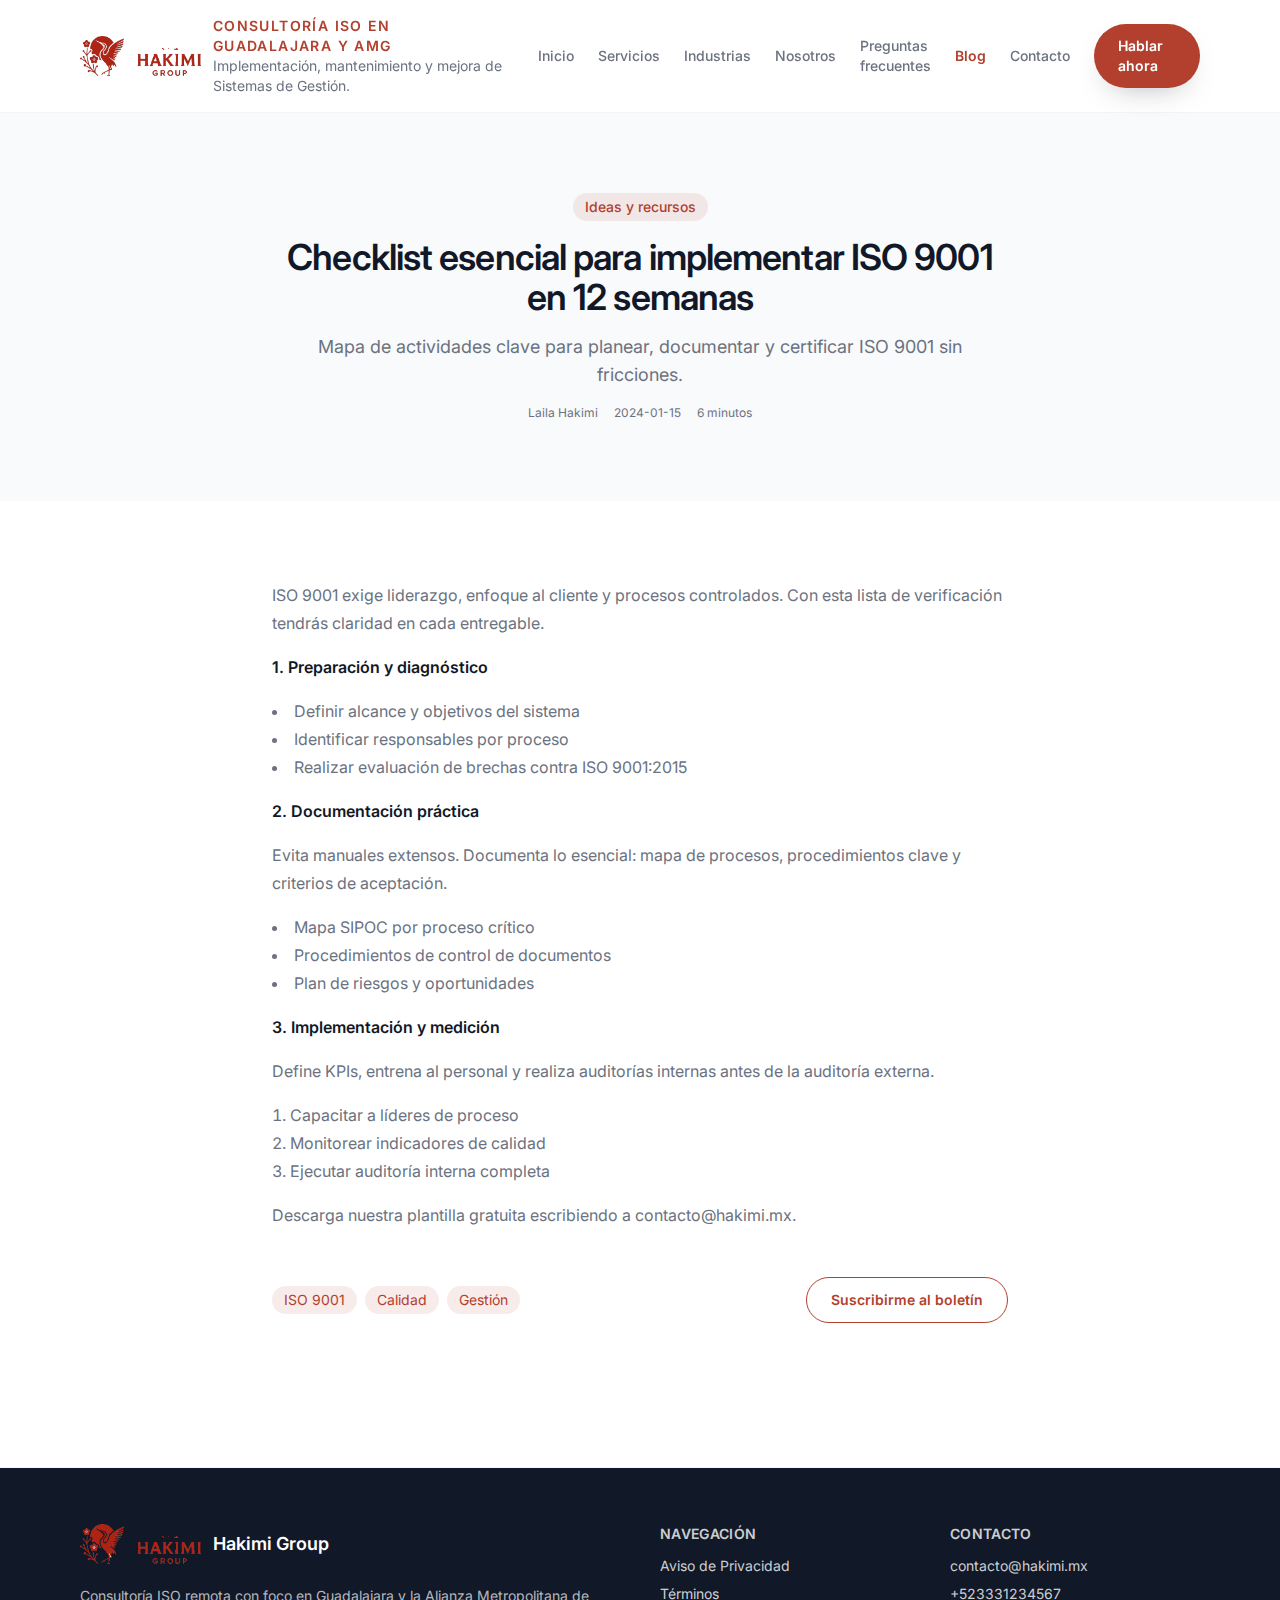
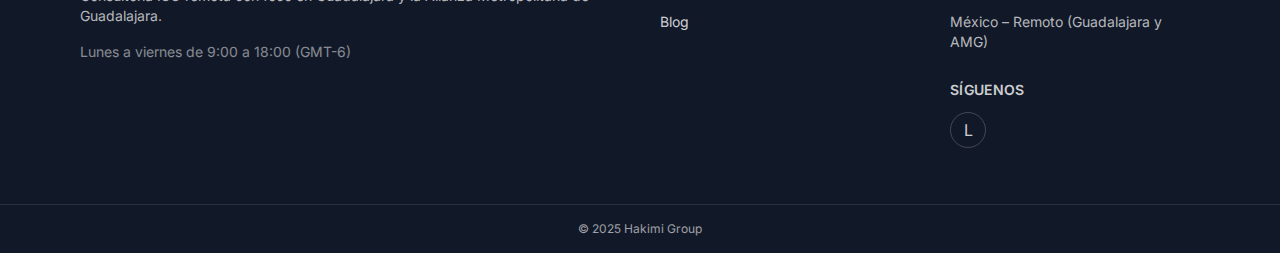
<file: blog/checklist-implementacion-iso-9001/index.html>
<!DOCTYPE html>
<html lang="es" class="scroll-smooth">
<head>
  <meta charset="utf-8">
  <meta name="viewport" content="width=device-width, initial-scale=1">
  
  
  
  
  
  
    
  
  
  
  <title>Checklist esencial para implementar ISO 9001 en 12 semanas</title>
  <meta name="description" content="Mapa de actividades clave para planear, documentar y certificar ISO 9001 sin fricciones.">
  <meta name="keywords" content="ISO 9001, ISO 14001, ISO 45001, ISO 22000, auditoría ISO, consultoría ISO, Guadalajara, cursos ISO, capacitación ISO">
  <meta name="language" content="es">
  <link rel="canonical" href="https://hakimi.mx/blog/checklist-implementacion-iso-9001/">
  <link rel="alternate" hreflang="es" href="https://hakimi.mx/blog/checklist-implementacion-iso-9001/">
  <meta property="og:title" content="Checklist esencial para implementar ISO 9001 en 12 semanas">
  <meta property="og:description" content="Mapa de actividades clave para planear, documentar y certificar ISO 9001 sin fricciones.">
  <meta property="og:type" content="website">
  <meta property="og:site_name" content="Hakimi Group">
  <meta property="og:url" content="https://hakimi.mx/blog/checklist-implementacion-iso-9001/">
  <meta property="og:locale" content="es_MX">
  <meta property="og:image" content="/assets/images/og-cover.png">
  <meta property="og:image:alt" content="Hakimi Group">
  <meta name="twitter:card" content="summary_large_image">
  <meta name="twitter:title" content="Checklist esencial para implementar ISO 9001 en 12 semanas">
  <meta name="twitter:description" content="Mapa de actividades clave para planear, documentar y certificar ISO 9001 sin fricciones.">
  <meta name="twitter:image" content="/assets/images/og-cover.png">
  
    <meta name="twitter:creator" content="@hakimigroup">
  
  <link rel="preconnect" href="https://fonts.googleapis.com">
  <link rel="preconnect" href="https://fonts.gstatic.com" crossorigin>
  <link href="https://fonts.googleapis.com/css2?family=Inter:wght@400;500;600;700&display=swap" rel="stylesheet">
  <link rel="icon" type="image/png" sizes="32x32" href="/favicon.png">
  <link rel="icon" type="image/svg+xml" href="/favicon.svg">
  <link rel="apple-touch-icon" sizes="180x180" href="/icons/icon-180.png">
  <link rel="manifest" href="/site.webmanifest">
  <meta name="theme-color" content="#B3402E">
  
  <script type="application/ld+json">{"@context":"https://schema.org","@graph":[{"@type":"Organization","name":"Hakimi Group","url":"https://hakimi.mx","logo":"https://hakimi.mx/assets/images/logo.png","email":"contacto@hakimi.mx","telephone":"+523331234567","address":{"@type":"PostalAddress","addressCountry":"MX","addressLocality":"Guadalajara","addressRegion":"Jalisco"},"@id":"https://hakimi.mx#organization","foundingDate":"2023","numberOfEmployees":4,"areaServed":{"@type":"GeoCircle","geoMidpoint":{"@type":"GeoCoordinates","addressCountry":"MX","addressRegion":"Jalisco","addressLocality":"Guadalajara"},"geoRadius":"50"},"sameAs":["https://www.linkedin.com/company/hakimi-group"]},{"@type":"OfferCatalog","@id":"https://hakimi.mx#offers","name":"Servicios ISO","itemListElement":[{"@type":"Offer","position":1,"name":"Consultoría ISO 9001","priceSpecification":{"@type":"PriceSpecification","priceCurrency":"MXN"},"itemOffered":{"@type":"Service","name":"Consultoría ISO 9001","description":"Diagnóstico inicial, documentación de procesos, indicadores y acompañamiento hasta la auditoría externa.","serviceType":"ISO 9001","areaServed":"Guadalajara y AMG","provider":{"@id":"https://hakimi.mx#organization"}}},{"@type":"Offer","position":2,"name":"Consultoría ISO 14001","priceSpecification":{"@type":"PriceSpecification","priceCurrency":"MXN"},"itemOffered":{"@type":"Service","name":"Consultoría ISO 14001","description":"Identificamos aspectos ambientales, diseñamos controles operativos y establecemos planes de emergencia.","serviceType":"ISO 14001","areaServed":"Guadalajara y AMG","provider":{"@id":"https://hakimi.mx#organization"}}},{"@type":"Offer","position":3,"name":"Consultoría ISO 45001","priceSpecification":{"@type":"PriceSpecification","priceCurrency":"MXN"},"itemOffered":{"@type":"Service","name":"Consultoría ISO 45001","description":"Evaluamos peligros, definimos controles y fortalecemos la participación del personal.","serviceType":"ISO 45001","areaServed":"Guadalajara y AMG","provider":{"@id":"https://hakimi.mx#organization"}}},{"@type":"Offer","position":4,"name":"Consultoría ISO 22000","priceSpecification":{"@type":"PriceSpecification","priceCurrency":"MXN"},"itemOffered":{"@type":"Service","name":"Consultoría ISO 22000","description":"Integramos HACCP, PRPs y trazabilidad con controles claros para equipos y proveedores.","serviceType":"ISO 22000","areaServed":"Guadalajara y AMG","provider":{"@id":"https://hakimi.mx#organization"}}}]}]}</script>
  
  
  <link rel="stylesheet" href="/assets/css/main.css">
</head>
<body class="bg-white text-neutral">
  <a href="#contenido" class="sr-only focus:not-sr-only focus:absolute focus:top-4 focus:left-4 focus:z-50 bg-white text-primary px-4 py-2 rounded-full shadow">Ir al contenido principal</a>
  <header class="sticky-header">
  <div class="mx-auto flex max-w-6xl items-center justify-between gap-6 px-4 py-4">
    <a class="flex items-center gap-3" href="/" aria-label="Hakimi Group">
      <img src="/assets/images/logo.png" alt="Hakimi Group logo" class="h-10 w-auto" loading="lazy">
      <div class="hidden flex-col sm:flex">
        <span class="text-sm font-semibold uppercase tracking-widest text-primary">Consultoría ISO en Guadalajara y AMG</span>
        <span class="text-sm text-muted">Implementación, mantenimiento y mejora de Sistemas de Gestión.</span>
      </div>
    </a>
    <nav class="hidden items-center gap-6 text-sm font-medium lg:flex">
      
        
        <a href="/" class="transition-colors hover:text-primary text-muted">Inicio</a>
      
        
        <a href="/servicios/" class="transition-colors hover:text-primary text-muted">Servicios</a>
      
        
        <a href="/#industrias" class="transition-colors hover:text-primary text-muted">Industrias</a>
      
        
        <a href="/nosotros/" class="transition-colors hover:text-primary text-muted">Nosotros</a>
      
        
        <a href="/faq/" class="transition-colors hover:text-primary text-muted">Preguntas frecuentes</a>
      
        
        <a href="/blog/" class="transition-colors hover:text-primary text-primary font-semibold" aria-current="page">Blog</a>
      
        
        <a href="/contacto/" class="transition-colors hover:text-primary text-muted">Contacto</a>
      
    </nav>
    <div class="hidden lg:flex">
      <a href="/contacto/" class="btn-primary text-sm">Hablar ahora</a>
    </div>
    <button type="button" class="inline-flex items-center justify-center rounded-full border border-gray-200 bg-white p-2 text-neutral focus-visible:outline focus-visible:outline-primary lg:hidden" data-nav-toggle aria-label="Abrir menú" data-label-open="Abrir menú" data-label-close="Cerrar menú" aria-expanded="false">
      <svg xmlns="http://www.w3.org/2000/svg" class="h-6 w-6" fill="none" viewBox="0 0 24 24" stroke="currentColor" aria-hidden="true">
        <path stroke-linecap="round" stroke-linejoin="round" stroke-width="1.5" d="M4 6h16M4 12h16M4 18h16" />
      </svg>
    </button>
  </div>
  <nav class="hidden border-t border-gray-100 bg-white px-4 py-4 lg:hidden" data-nav-menu>
    <div class="flex flex-col gap-4">
      
        
        <a href="/" class="text-base text-neutral">Inicio</a>
      
        
        <a href="/servicios/" class="text-base text-neutral">Servicios</a>
      
        
        <a href="/#industrias" class="text-base text-neutral">Industrias</a>
      
        
        <a href="/nosotros/" class="text-base text-neutral">Nosotros</a>
      
        
        <a href="/faq/" class="text-base text-neutral">Preguntas frecuentes</a>
      
        
        <a href="/blog/" class="text-base text-primary font-semibold">Blog</a>
      
        
        <a href="/contacto/" class="text-base text-neutral">Contacto</a>
      
      <a href="/contacto/" class="btn-primary text-center">Hablar ahora</a>
    </div>
  </nav>
</header>

  <main id="contenido" class="relative">
    <section class="bg-light py-20">
  <div class="mx-auto max-w-3xl space-y-4 px-4 text-center">
    <span class="badge">Ideas y recursos</span>
    <h1 class="section-title">Checklist esencial para implementar ISO 9001 en 12 semanas</h1>
    <p class="section-subtitle mx-auto">Mapa de actividades clave para planear, documentar y certificar ISO 9001 sin fricciones.</p>
    <div class="flex flex-wrap items-center justify-center gap-4 text-xs text-muted">
      <span>Laila Hakimi</span>
      <time datetime="2024-01-15T00:00:00.000Z">2024-01-15</time>
      <span>6 minutos</span>
    </div>
  </div>
</section>

<section class="mx-auto max-w-3xl px-4 py-20">
  <article class="prose-custom space-y-4">
    
      
        <p>ISO 9001 exige liderazgo, enfoque al cliente y procesos controlados. Con esta lista de verificación tendrás claridad en cada entregable.</p>
      
    
      
        
          <h2>1. Preparación y diagnóstico</h2>
        
      
    
      
        
          <ul>
            
              <li>Definir alcance y objetivos del sistema</li>
            
              <li>Identificar responsables por proceso</li>
            
              <li>Realizar evaluación de brechas contra ISO 9001:2015</li>
            
          </ul>
        
      
    
      
        
          <h2>2. Documentación práctica</h2>
        
      
    
      
        <p>Evita manuales extensos. Documenta lo esencial: mapa de procesos, procedimientos clave y criterios de aceptación.</p>
      
    
      
        
          <ul>
            
              <li>Mapa SIPOC por proceso crítico</li>
            
              <li>Procedimientos de control de documentos</li>
            
              <li>Plan de riesgos y oportunidades</li>
            
          </ul>
        
      
    
      
        
          <h2>3. Implementación y medición</h2>
        
      
    
      
        <p>Define KPIs, entrena al personal y realiza auditorías internas antes de la auditoría externa.</p>
      
    
      
        
          <ol>
            
              <li>Capacitar a líderes de proceso</li>
            
              <li>Monitorear indicadores de calidad</li>
            
              <li>Ejecutar auditoría interna completa</li>
            
          </ol>
        
      
    
      
        <p>Descarga nuestra plantilla gratuita escribiendo a contacto@hakimi.mx.</p>
      
    
  </article>
  <div class="mt-12 flex flex-wrap items-center justify-between gap-4 text-sm text-muted">
    <div class="flex gap-2">
      
        <span class="rounded-full bg-primary/10 px-3 py-1 text-primary">ISO 9001</span>
      
        <span class="rounded-full bg-primary/10 px-3 py-1 text-primary">Calidad</span>
      
        <span class="rounded-full bg-primary/10 px-3 py-1 text-primary">Gestión</span>
      
    </div>
    <a href="/blog/" class="btn-secondary">Suscribirme al boletín</a>
  </div>
</section>

  </main>
  <footer class="mt-16">
  <div class="mx-auto grid max-w-6xl gap-10 px-4 py-14 md:grid-cols-4">
    <div class="md:col-span-2 space-y-4">
      <a href="/" class="inline-flex items-center gap-3" aria-label="Hakimi Group">
        <img src="/assets/images/logo.png" alt="Hakimi Group logo" class="h-10 w-auto" loading="lazy">
        <span class="text-lg font-semibold text-white">Hakimi Group</span>
      </a>
      <p class="text-sm text-white/70">Consultoría ISO remota con foco en Guadalajara y la Alianza Metropolitana de Guadalajara.</p>
      <p class="text-sm text-white/50">Lunes a viernes de 9:00 a 18:00 (GMT-6)</p>
    </div>
    <div class="space-y-3">
      <h3 class="text-sm font-semibold uppercase tracking-wide text-white/80">Navegación</h3>
      <nav class="flex flex-col gap-2 text-sm text-white/70">
        
          <a href="/aviso-de-privacidad/" class="hover:text-white">Aviso de Privacidad</a>
        
          <a href="/terminos/" class="hover:text-white">Términos</a>
        
          <a href="/blog/" class="hover:text-white">Blog</a>
        
      </nav>
    </div>
    <div class="space-y-3">
      <h3 class="text-sm font-semibold uppercase tracking-wide text-white/80">Contacto</h3>
      <ul class="space-y-2 text-sm text-white/70">
        <li><a href="mailto:contacto@hakimi.mx" class="hover:text-white">contacto@hakimi.mx</a></li>
        <li><a href="tel:+523331234567" class="hover:text-white">+523331234567</a></li>
        <li>México – Remoto (Guadalajara y AMG)</li>
      </ul>
      <h3 class="pt-4 text-sm font-semibold uppercase tracking-wide text-white/80">Síguenos</h3>
      <div class="flex gap-3">
        
          <a href="https://www.linkedin.com/company/hakimi-group" class="inline-flex h-9 w-9 items-center justify-center rounded-full border border-white/20 text-white/80 hover:border-white hover:text-white" target="_blank" rel="noopener">L</a>
        
      </div>
    </div>
  </div>
  <div class="border-t border-white/10 py-4 text-center text-xs text-white/60">
    © 2025 Hakimi Group
  </div>
</footer>

  <script src="/assets/js/main.js" defer></script>
  
</body>
</html>
</file>
<file: assets/css/main.css>
*,:after,:before{--tw-border-spacing-x:0;--tw-border-spacing-y:0;--tw-translate-x:0;--tw-translate-y:0;--tw-rotate:0;--tw-skew-x:0;--tw-skew-y:0;--tw-scale-x:1;--tw-scale-y:1;--tw-pan-x: ;--tw-pan-y: ;--tw-pinch-zoom: ;--tw-scroll-snap-strictness:proximity;--tw-gradient-from-position: ;--tw-gradient-via-position: ;--tw-gradient-to-position: ;--tw-ordinal: ;--tw-slashed-zero: ;--tw-numeric-figure: ;--tw-numeric-spacing: ;--tw-numeric-fraction: ;--tw-ring-inset: ;--tw-ring-offset-width:0px;--tw-ring-offset-color:#fff;--tw-ring-color:rgba(59,130,246,.5);--tw-ring-offset-shadow:0 0 #0000;--tw-ring-shadow:0 0 #0000;--tw-shadow:0 0 #0000;--tw-shadow-colored:0 0 #0000;--tw-blur: ;--tw-brightness: ;--tw-contrast: ;--tw-grayscale: ;--tw-hue-rotate: ;--tw-invert: ;--tw-saturate: ;--tw-sepia: ;--tw-drop-shadow: ;--tw-backdrop-blur: ;--tw-backdrop-brightness: ;--tw-backdrop-contrast: ;--tw-backdrop-grayscale: ;--tw-backdrop-hue-rotate: ;--tw-backdrop-invert: ;--tw-backdrop-opacity: ;--tw-backdrop-saturate: ;--tw-backdrop-sepia: ;--tw-contain-size: ;--tw-contain-layout: ;--tw-contain-paint: ;--tw-contain-style: }::backdrop{--tw-border-spacing-x:0;--tw-border-spacing-y:0;--tw-translate-x:0;--tw-translate-y:0;--tw-rotate:0;--tw-skew-x:0;--tw-skew-y:0;--tw-scale-x:1;--tw-scale-y:1;--tw-pan-x: ;--tw-pan-y: ;--tw-pinch-zoom: ;--tw-scroll-snap-strictness:proximity;--tw-gradient-from-position: ;--tw-gradient-via-position: ;--tw-gradient-to-position: ;--tw-ordinal: ;--tw-slashed-zero: ;--tw-numeric-figure: ;--tw-numeric-spacing: ;--tw-numeric-fraction: ;--tw-ring-inset: ;--tw-ring-offset-width:0px;--tw-ring-offset-color:#fff;--tw-ring-color:rgba(59,130,246,.5);--tw-ring-offset-shadow:0 0 #0000;--tw-ring-shadow:0 0 #0000;--tw-shadow:0 0 #0000;--tw-shadow-colored:0 0 #0000;--tw-blur: ;--tw-brightness: ;--tw-contrast: ;--tw-grayscale: ;--tw-hue-rotate: ;--tw-invert: ;--tw-saturate: ;--tw-sepia: ;--tw-drop-shadow: ;--tw-backdrop-blur: ;--tw-backdrop-brightness: ;--tw-backdrop-contrast: ;--tw-backdrop-grayscale: ;--tw-backdrop-hue-rotate: ;--tw-backdrop-invert: ;--tw-backdrop-opacity: ;--tw-backdrop-saturate: ;--tw-backdrop-sepia: ;--tw-contain-size: ;--tw-contain-layout: ;--tw-contain-paint: ;--tw-contain-style: }/*! tailwindcss v3.4.18 | MIT License | https://tailwindcss.com*/*,:after,:before{box-sizing:border-box;border:0 solid #e5e7eb}:after,:before{--tw-content:""}:host,html{line-height:1.5;-webkit-text-size-adjust:100%;-moz-tab-size:4;-o-tab-size:4;tab-size:4;font-family:Inter,ui-sans-serif,system-ui,sans-serif,Apple Color Emoji,Segoe UI Emoji,Segoe UI Symbol,Noto Color Emoji;font-feature-settings:normal;font-variation-settings:normal;-webkit-tap-highlight-color:transparent}body{margin:0;line-height:inherit}hr{height:0;color:inherit;border-top-width:1px}abbr:where([title]){-webkit-text-decoration:underline dotted;text-decoration:underline dotted}h1,h2,h3,h4,h5,h6{font-size:inherit;font-weight:inherit}a{color:inherit;text-decoration:inherit}b,strong{font-weight:bolder}code,kbd,pre,samp{font-family:ui-monospace,SFMono-Regular,Menlo,Monaco,Consolas,Liberation Mono,Courier New,monospace;font-feature-settings:normal;font-variation-settings:normal;font-size:1em}small{font-size:80%}sub,sup{font-size:75%;line-height:0;position:relative;vertical-align:baseline}sub{bottom:-.25em}sup{top:-.5em}table{text-indent:0;border-color:inherit;border-collapse:collapse}button,input,optgroup,select,textarea{font-family:inherit;font-feature-settings:inherit;font-variation-settings:inherit;font-size:100%;font-weight:inherit;line-height:inherit;letter-spacing:inherit;color:inherit;margin:0;padding:0}button,select{text-transform:none}button,input:where([type=button]),input:where([type=reset]),input:where([type=submit]){-webkit-appearance:button;background-color:transparent;background-image:none}:-moz-focusring{outline:auto}:-moz-ui-invalid{box-shadow:none}progress{vertical-align:baseline}::-webkit-inner-spin-button,::-webkit-outer-spin-button{height:auto}[type=search]{-webkit-appearance:textfield;outline-offset:-2px}::-webkit-search-decoration{-webkit-appearance:none}::-webkit-file-upload-button{-webkit-appearance:button;font:inherit}summary{display:list-item}blockquote,dd,dl,figure,h1,h2,h3,h4,h5,h6,hr,p,pre{margin:0}fieldset{margin:0}fieldset,legend{padding:0}menu,ol,ul{list-style:none;margin:0;padding:0}dialog{padding:0}textarea{resize:vertical}input::-moz-placeholder,textarea::-moz-placeholder{opacity:1;color:#9ca3af}input::placeholder,textarea::placeholder{opacity:1;color:#9ca3af}[role=button],button{cursor:pointer}:disabled{cursor:default}audio,canvas,embed,iframe,img,object,svg,video{display:block;vertical-align:middle}img,video{max-width:100%;height:auto}[hidden]:where(:not([hidden=until-found])){display:none}[multiple],[type=date],[type=datetime-local],[type=email],[type=month],[type=number],[type=password],[type=search],[type=tel],[type=text],[type=time],[type=url],[type=week],input:where(:not([type])),select,textarea{-webkit-appearance:none;-moz-appearance:none;appearance:none;background-color:#fff;border-color:#6b7280;border-width:1px;border-radius:0;padding:.5rem .75rem;font-size:1rem;line-height:1.5rem;--tw-shadow:0 0 #0000}[multiple]:focus,[type=date]:focus,[type=datetime-local]:focus,[type=email]:focus,[type=month]:focus,[type=number]:focus,[type=password]:focus,[type=search]:focus,[type=tel]:focus,[type=text]:focus,[type=time]:focus,[type=url]:focus,[type=week]:focus,input:where(:not([type])):focus,select:focus,textarea:focus{outline:2px solid transparent;outline-offset:2px;--tw-ring-inset:var(--tw-empty,/*!*/ /*!*/);--tw-ring-offset-width:0px;--tw-ring-offset-color:#fff;--tw-ring-color:#2563eb;--tw-ring-offset-shadow:var(--tw-ring-inset) 0 0 0 var(--tw-ring-offset-width) var(--tw-ring-offset-color);--tw-ring-shadow:var(--tw-ring-inset) 0 0 0 calc(1px + var(--tw-ring-offset-width)) var(--tw-ring-color);box-shadow:var(--tw-ring-offset-shadow),var(--tw-ring-shadow),var(--tw-shadow);border-color:#2563eb}input::-moz-placeholder,textarea::-moz-placeholder{color:#6b7280;opacity:1}input::placeholder,textarea::placeholder{color:#6b7280;opacity:1}::-webkit-datetime-edit-fields-wrapper{padding:0}::-webkit-date-and-time-value{min-height:1.5em;text-align:inherit}::-webkit-datetime-edit{display:inline-flex}::-webkit-datetime-edit,::-webkit-datetime-edit-day-field,::-webkit-datetime-edit-hour-field,::-webkit-datetime-edit-meridiem-field,::-webkit-datetime-edit-millisecond-field,::-webkit-datetime-edit-minute-field,::-webkit-datetime-edit-month-field,::-webkit-datetime-edit-second-field,::-webkit-datetime-edit-year-field{padding-top:0;padding-bottom:0}select{background-image:url("data:image/svg+xml;charset=utf-8,%3Csvg xmlns='http://www.w3.org/2000/svg' fill='none' viewBox='0 0 20 20'%3E%3Cpath stroke='%236b7280' stroke-linecap='round' stroke-linejoin='round' stroke-width='1.5' d='m6 8 4 4 4-4'/%3E%3C/svg%3E");background-position:right .5rem center;background-repeat:no-repeat;background-size:1.5em 1.5em;padding-right:2.5rem;-webkit-print-color-adjust:exact;print-color-adjust:exact}[multiple],[size]:where(select:not([size="1"])){background-image:none;background-position:0 0;background-repeat:unset;background-size:initial;padding-right:.75rem;-webkit-print-color-adjust:unset;print-color-adjust:unset}[type=checkbox],[type=radio]{-webkit-appearance:none;-moz-appearance:none;appearance:none;padding:0;-webkit-print-color-adjust:exact;print-color-adjust:exact;display:inline-block;vertical-align:middle;background-origin:border-box;-webkit-user-select:none;-moz-user-select:none;user-select:none;flex-shrink:0;height:1rem;width:1rem;color:#2563eb;background-color:#fff;border-color:#6b7280;border-width:1px;--tw-shadow:0 0 #0000}[type=checkbox]{border-radius:0}[type=radio]{border-radius:100%}[type=checkbox]:focus,[type=radio]:focus{outline:2px solid transparent;outline-offset:2px;--tw-ring-inset:var(--tw-empty,/*!*/ /*!*/);--tw-ring-offset-width:2px;--tw-ring-offset-color:#fff;--tw-ring-color:#2563eb;--tw-ring-offset-shadow:var(--tw-ring-inset) 0 0 0 var(--tw-ring-offset-width) var(--tw-ring-offset-color);--tw-ring-shadow:var(--tw-ring-inset) 0 0 0 calc(2px + var(--tw-ring-offset-width)) var(--tw-ring-color);box-shadow:var(--tw-ring-offset-shadow),var(--tw-ring-shadow),var(--tw-shadow)}[type=checkbox]:checked,[type=radio]:checked{border-color:transparent;background-color:currentColor;background-size:100% 100%;background-position:50%;background-repeat:no-repeat}[type=checkbox]:checked{background-image:url("data:image/svg+xml;charset=utf-8,%3Csvg xmlns='http://www.w3.org/2000/svg' fill='%23fff' viewBox='0 0 16 16'%3E%3Cpath d='M12.207 4.793a1 1 0 0 1 0 1.414l-5 5a1 1 0 0 1-1.414 0l-2-2a1 1 0 0 1 1.414-1.414L6.5 9.086l4.293-4.293a1 1 0 0 1 1.414 0'/%3E%3C/svg%3E")}@media (forced-colors:active) {[type=checkbox]:checked{-webkit-appearance:auto;-moz-appearance:auto;appearance:auto}}[type=radio]:checked{background-image:url("data:image/svg+xml;charset=utf-8,%3Csvg xmlns='http://www.w3.org/2000/svg' fill='%23fff' viewBox='0 0 16 16'%3E%3Ccircle cx='8' cy='8' r='3'/%3E%3C/svg%3E")}@media (forced-colors:active) {[type=radio]:checked{-webkit-appearance:auto;-moz-appearance:auto;appearance:auto}}[type=checkbox]:checked:focus,[type=checkbox]:checked:hover,[type=radio]:checked:focus,[type=radio]:checked:hover{border-color:transparent;background-color:currentColor}[type=checkbox]:indeterminate{background-image:url("data:image/svg+xml;charset=utf-8,%3Csvg xmlns='http://www.w3.org/2000/svg' fill='none' viewBox='0 0 16 16'%3E%3Cpath stroke='%23fff' stroke-linecap='round' stroke-linejoin='round' stroke-width='2' d='M4 8h8'/%3E%3C/svg%3E");border-color:transparent;background-color:currentColor;background-size:100% 100%;background-position:50%;background-repeat:no-repeat}@media (forced-colors:active) {[type=checkbox]:indeterminate{-webkit-appearance:auto;-moz-appearance:auto;appearance:auto}}[type=checkbox]:indeterminate:focus,[type=checkbox]:indeterminate:hover{border-color:transparent;background-color:currentColor}[type=file]{background:unset;border-color:inherit;border-width:0;border-radius:0;padding:0;font-size:unset;line-height:inherit}[type=file]:focus{outline:1px solid ButtonText;outline:1px auto -webkit-focus-ring-color}.sr-only{position:absolute;width:1px;height:1px;padding:0;margin:-1px;overflow:hidden;clip:rect(0,0,0,0);white-space:nowrap;border-width:0}.relative{position:relative}.mx-auto{margin-left:auto;margin-right:auto}.mt-1{margin-top:.25rem}.mt-12{margin-top:3rem}.mt-16{margin-top:4rem}.mt-2{margin-top:.5rem}.mt-3{margin-top:.75rem}.mt-4{margin-top:1rem}.mt-6{margin-top:1.5rem}.mt-8{margin-top:2rem}.block{display:block}.flex{display:flex}.inline-flex{display:inline-flex}.grid{display:grid}.hidden{display:none}.h-10{height:2.5rem}.h-12{height:3rem}.h-16{height:4rem}.h-6{height:1.5rem}.h-9{height:2.25rem}.h-full{height:100%}.w-12{width:3rem}.w-16{width:4rem}.w-6{width:1.5rem}.w-9{width:2.25rem}.w-auto{width:auto}.max-w-3xl{max-width:48rem}.max-w-4xl{max-width:56rem}.max-w-5xl{max-width:64rem}.max-w-6xl{max-width:72rem}.flex-col{flex-direction:column}.flex-wrap{flex-wrap:wrap}.items-start{align-items:flex-start}.items-center{align-items:center}.justify-center{justify-content:center}.justify-between{justify-content:space-between}.gap-10{gap:2.5rem}.gap-12{gap:3rem}.gap-2{gap:.5rem}.gap-3{gap:.75rem}.gap-4{gap:1rem}.gap-5{gap:1.25rem}.gap-6{gap:1.5rem}.gap-8{gap:2rem}.space-y-12>:not([hidden])~:not([hidden]){--tw-space-y-reverse:0;margin-top:calc(3rem*(1 - var(--tw-space-y-reverse)));margin-bottom:calc(3rem*var(--tw-space-y-reverse))}.space-y-2>:not([hidden])~:not([hidden]){--tw-space-y-reverse:0;margin-top:calc(.5rem*(1 - var(--tw-space-y-reverse)));margin-bottom:calc(.5rem*var(--tw-space-y-reverse))}.space-y-3>:not([hidden])~:not([hidden]){--tw-space-y-reverse:0;margin-top:calc(.75rem*(1 - var(--tw-space-y-reverse)));margin-bottom:calc(.75rem*var(--tw-space-y-reverse))}.space-y-4>:not([hidden])~:not([hidden]){--tw-space-y-reverse:0;margin-top:calc(1rem*(1 - var(--tw-space-y-reverse)));margin-bottom:calc(1rem*var(--tw-space-y-reverse))}.space-y-6>:not([hidden])~:not([hidden]){--tw-space-y-reverse:0;margin-top:calc(1.5rem*(1 - var(--tw-space-y-reverse)));margin-bottom:calc(1.5rem*var(--tw-space-y-reverse))}.space-y-8>:not([hidden])~:not([hidden]){--tw-space-y-reverse:0;margin-top:calc(2rem*(1 - var(--tw-space-y-reverse)));margin-bottom:calc(2rem*var(--tw-space-y-reverse))}.scroll-smooth{scroll-behavior:smooth}.rounded-2xl{border-radius:1rem}.rounded-3xl{border-radius:1.5rem}.rounded-full{border-radius:9999px}.border{border-width:1px}.border-0{border-width:0}.border-t{border-top-width:1px}.border-gray-100{--tw-border-opacity:1;border-color:rgb(243 244 246/var(--tw-border-opacity,1))}.border-gray-200{--tw-border-opacity:1;border-color:rgb(229 231 235/var(--tw-border-opacity,1))}.border-white\/10{border-color:hsla(0,0%,100%,.1)}.border-white\/20{border-color:hsla(0,0%,100%,.2)}.bg-light{--tw-bg-opacity:1;background-color:rgb(249 250 251/var(--tw-bg-opacity,1))}.bg-primary\/10{background-color:rgba(179,64,46,.1)}.bg-white{--tw-bg-opacity:1;background-color:rgb(255 255 255/var(--tw-bg-opacity,1))}.bg-white\/60{background-color:hsla(0,0%,100%,.6)}.bg-white\/70{background-color:hsla(0,0%,100%,.7)}.p-2{padding:.5rem}.p-4{padding:1rem}.p-5{padding:1.25rem}.p-6{padding:1.5rem}.p-8{padding:2rem}.px-3{padding-left:.75rem;padding-right:.75rem}.px-4{padding-left:1rem;padding-right:1rem}.py-1{padding-top:.25rem;padding-bottom:.25rem}.py-14{padding-top:3.5rem;padding-bottom:3.5rem}.py-16{padding-top:4rem;padding-bottom:4rem}.py-2{padding-top:.5rem;padding-bottom:.5rem}.py-20{padding-top:5rem;padding-bottom:5rem}.py-4{padding-bottom:1rem}.pt-4,.py-4{padding-top:1rem}.text-center{text-align:center}.text-2xl{font-size:1.5rem;line-height:2rem}.text-3xl{font-size:1.875rem;line-height:2.25rem}.text-4xl{font-size:2.25rem;line-height:2.5rem}.text-base{font-size:1rem;line-height:1.5rem}.text-lg{font-size:1.125rem;line-height:1.75rem}.text-sm{font-size:.875rem;line-height:1.25rem}.text-xl{font-size:1.25rem;line-height:1.75rem}.text-xs{font-size:.75rem;line-height:1rem}.font-medium{font-weight:500}.font-semibold{font-weight:600}.uppercase{text-transform:uppercase}.tracking-\[0\.2em\]{letter-spacing:.2em}.tracking-tight{letter-spacing:-.025em}.tracking-wide{letter-spacing:.025em}.tracking-widest{letter-spacing:.1em}.text-muted{--tw-text-opacity:1;color:rgb(107 114 128/var(--tw-text-opacity,1))}.text-neutral{--tw-text-opacity:1;color:rgb(17 24 39/var(--tw-text-opacity,1))}.text-primary{--tw-text-opacity:1;color:rgb(179 64 46/var(--tw-text-opacity,1))}.text-white{--tw-text-opacity:1;color:rgb(255 255 255/var(--tw-text-opacity,1))}.text-white\/50{color:hsla(0,0%,100%,.5)}.text-white\/60{color:hsla(0,0%,100%,.6)}.text-white\/70{color:hsla(0,0%,100%,.7)}.text-white\/80{color:hsla(0,0%,100%,.8)}.shadow{--tw-shadow:0 1px 3px 0 rgba(0,0,0,.1),0 1px 2px -1px rgba(0,0,0,.1);--tw-shadow-colored:0 1px 3px 0 var(--tw-shadow-color),0 1px 2px -1px var(--tw-shadow-color)}.shadow,.shadow-none{box-shadow:var(--tw-ring-offset-shadow,0 0 #0000),var(--tw-ring-shadow,0 0 #0000),var(--tw-shadow)}.shadow-none{--tw-shadow:0 0 #0000;--tw-shadow-colored:0 0 #0000}.shadow-sm{--tw-shadow:0 1px 2px 0 rgba(0,0,0,.05);--tw-shadow-colored:0 1px 2px 0 var(--tw-shadow-color);box-shadow:var(--tw-ring-offset-shadow,0 0 #0000),var(--tw-ring-shadow,0 0 #0000),var(--tw-shadow)}.transition-colors{transition-property:color,background-color,border-color,text-decoration-color,fill,stroke;transition-timing-function:cubic-bezier(.4,0,.2,1);transition-duration:.15s}:root{color-scheme:only light}body{--tw-bg-opacity:1;background-color:rgb(255 255 255/var(--tw-bg-opacity,1));font-family:Inter,ui-sans-serif,system-ui,sans-serif,Apple Color Emoji,Segoe UI Emoji,Segoe UI Symbol,Noto Color Emoji;--tw-text-opacity:1;color:rgb(17 24 39/var(--tw-text-opacity,1));-webkit-font-smoothing:antialiased;-moz-osx-font-smoothing:grayscale}a{--tw-text-opacity:1;color:rgb(179 64 46/var(--tw-text-opacity,1));transition-property:color,background-color,border-color,text-decoration-color,fill,stroke;transition-timing-function:cubic-bezier(.4,0,.2,1);transition-duration:.15s}a:hover{color:rgba(179,64,46,.8)}.btn{display:inline-flex;align-items:center;justify-content:center;border-radius:9999px;font-weight:600;transition-property:all;transition-timing-function:cubic-bezier(.4,0,.2,1);transition-duration:.15s}.btn:focus-visible{outline-style:solid;outline-width:2px;outline-offset:2px}.btn-primary{--tw-bg-opacity:1;background-color:rgb(179 64 46/var(--tw-bg-opacity,1));padding:.75rem 1.5rem;--tw-text-opacity:1;color:rgb(255 255 255/var(--tw-text-opacity,1));--tw-shadow:0 12px 30px -15px rgba(17,24,39,.35);--tw-shadow-colored:0 12px 30px -15px var(--tw-shadow-color);box-shadow:var(--tw-ring-offset-shadow,0 0 #0000),var(--tw-ring-shadow,0 0 #0000),var(--tw-shadow);display:inline-flex;align-items:center;justify-content:center;border-radius:9999px;font-weight:600;transition-property:all;transition-timing-function:cubic-bezier(.4,0,.2,1);transition-duration:.15s}.btn-primary:focus-visible{outline-style:solid;outline-width:2px;outline-offset:2px}.btn-primary:hover{background-color:rgba(179,64,46,.9)}.btn-primary:focus-visible{outline-color:#b3402e}.btn-secondary{border-width:1px;--tw-border-opacity:1;border-color:rgb(179 64 46/var(--tw-border-opacity,1));padding:.75rem 1.5rem;--tw-text-opacity:1;color:rgb(179 64 46/var(--tw-text-opacity,1));display:inline-flex;align-items:center;justify-content:center;border-radius:9999px;font-weight:600;transition-property:all;transition-timing-function:cubic-bezier(.4,0,.2,1);transition-duration:.15s}.btn-secondary:focus-visible{outline-style:solid;outline-width:2px;outline-offset:2px}.btn-secondary:hover{background-color:rgba(179,64,46,.1)}.btn-secondary:focus-visible{outline-color:#b3402e}.section-title{font-size:1.875rem;line-height:2.25rem;font-weight:600;letter-spacing:-.025em;--tw-text-opacity:1;color:rgb(17 24 39/var(--tw-text-opacity,1))}@media (min-width:768px){.section-title{font-size:2.25rem;line-height:2.5rem}}.section-subtitle{max-width:42rem;font-size:1.125rem;line-height:1.75rem;--tw-text-opacity:1;color:rgb(107 114 128/var(--tw-text-opacity,1))}.card{border-radius:1rem;border-width:1px;--tw-border-opacity:1;border-color:rgb(243 244 246/var(--tw-border-opacity,1));--tw-bg-opacity:1;background-color:rgb(255 255 255/var(--tw-bg-opacity,1));padding:1.5rem;--tw-shadow:0 1px 2px 0 rgba(0,0,0,.05);--tw-shadow-colored:0 1px 2px 0 var(--tw-shadow-color);transition-property:box-shadow;transition-timing-function:cubic-bezier(.4,0,.2,1);transition-duration:.15s}.card,.card:hover{box-shadow:var(--tw-ring-offset-shadow,0 0 #0000),var(--tw-ring-shadow,0 0 #0000),var(--tw-shadow)}.card:hover{--tw-shadow:0 4px 6px -1px rgba(0,0,0,.1),0 2px 4px -2px rgba(0,0,0,.1);--tw-shadow-colored:0 4px 6px -1px var(--tw-shadow-color),0 2px 4px -2px var(--tw-shadow-color)}nav .active{font-weight:600;--tw-text-opacity:1;color:rgb(179 64 46/var(--tw-text-opacity,1))}.hero-gradient{background:linear-gradient(135deg,rgba(179,64,46,.08),rgba(231,111,81,.05) 50%,rgba(17,24,39,.08))}.sticky-header{position:sticky;top:0;z-index:50;border-bottom-width:1px;--tw-border-opacity:1;border-color:rgb(243 244 246/var(--tw-border-opacity,1));background-color:hsla(0,0%,100%,.9);--tw-backdrop-blur:blur(8px);backdrop-filter:var(--tw-backdrop-blur) var(--tw-backdrop-brightness) var(--tw-backdrop-contrast) var(--tw-backdrop-grayscale) var(--tw-backdrop-hue-rotate) var(--tw-backdrop-invert) var(--tw-backdrop-opacity) var(--tw-backdrop-saturate) var(--tw-backdrop-sepia)}main{overflow:hidden}.prose-custom{max-width:none;font-size:1rem;line-height:1.75rem;--tw-text-opacity:1;color:rgb(107 114 128/var(--tw-text-opacity,1))}.prose-custom h2,.prose-custom h3,.prose-custom h4{margin-top:2rem;margin-bottom:1rem;font-weight:600;--tw-text-opacity:1;color:rgb(17 24 39/var(--tw-text-opacity,1))}.prose-custom ol,.prose-custom p,.prose-custom ul{margin-bottom:1rem}.prose-custom ul{list-style-position:inside;list-style-type:disc}.prose-custom ol{list-style-position:inside;list-style-type:decimal}.prose-custom a{--tw-text-opacity:1;color:rgb(179 64 46/var(--tw-text-opacity,1));text-decoration-line:none}.prose-custom a:hover{text-decoration-line:underline}.badge{display:inline-flex;align-items:center;gap:.5rem;border-radius:9999px;background-color:rgba(179,64,46,.1);padding:.25rem .75rem;font-size:.875rem;line-height:1.25rem;font-weight:500;--tw-text-opacity:1;color:rgb(179 64 46/var(--tw-text-opacity,1))}.timeline-dot{display:inline-flex;height:.75rem;width:.75rem;border-radius:9999px;--tw-bg-opacity:1;background-color:rgb(179 64 46/var(--tw-bg-opacity,1))}footer{border-top-width:1px;--tw-border-opacity:1;border-color:rgb(243 244 246/var(--tw-border-opacity,1));--tw-bg-opacity:1;background-color:rgb(17 24 39/var(--tw-bg-opacity,1));--tw-text-opacity:1;color:rgb(255 255 255/var(--tw-text-opacity,1))}footer a{color:hsla(0,0%,100%,.8)}footer a:hover{--tw-text-opacity:1;color:rgb(255 255 255/var(--tw-text-opacity,1))}.icon-link{display:inline-flex;align-items:center;gap:.5rem;font-size:.875rem;line-height:1.25rem;--tw-text-opacity:1;color:rgb(107 114 128/var(--tw-text-opacity,1));transition-property:color,background-color,border-color,text-decoration-color,fill,stroke;transition-timing-function:cubic-bezier(.4,0,.2,1);transition-duration:.15s}.icon-link:hover{--tw-text-opacity:1;color:rgb(179 64 46/var(--tw-text-opacity,1))}.faq-item{border-radius:.75rem;border-width:1px;--tw-border-opacity:1;border-color:rgb(229 231 235/var(--tw-border-opacity,1));padding:1.25rem;transition-property:color,background-color,border-color,text-decoration-color,fill,stroke,opacity,box-shadow,transform,filter,backdrop-filter;transition-timing-function:cubic-bezier(.4,0,.2,1);transition-duration:.15s}.faq-item:hover{border-color:rgba(179,64,46,.4)}.testimonial{border-radius:1rem;border-width:1px;--tw-border-opacity:1;border-color:rgb(243 244 246/var(--tw-border-opacity,1));--tw-bg-opacity:1;background-color:rgb(255 255 255/var(--tw-bg-opacity,1));padding:1.5rem;--tw-shadow:0 1px 2px 0 rgba(0,0,0,.05);--tw-shadow-colored:0 1px 2px 0 var(--tw-shadow-color);box-shadow:var(--tw-ring-offset-shadow,0 0 #0000),var(--tw-ring-shadow,0 0 #0000),var(--tw-shadow)}.testimonial p{--tw-text-opacity:1}.testimonial p,blockquote{font-style:italic;color:rgb(107 114 128/var(--tw-text-opacity,1))}blockquote{border-left-width:4px;--tw-border-opacity:1;border-color:rgb(179 64 46/var(--tw-border-opacity,1));padding-left:1rem;--tw-text-opacity:1}form label{font-size:.875rem;line-height:1.25rem;font-weight:500;--tw-text-opacity:1;color:rgb(17 24 39/var(--tw-text-opacity,1))}form input,form textarea{margin-top:.25rem;border-radius:.75rem;--tw-border-opacity:1;border-color:rgb(229 231 235/var(--tw-border-opacity,1))}form input:focus,form textarea:focus{--tw-border-opacity:1;border-color:rgb(179 64 46/var(--tw-border-opacity,1));--tw-ring-opacity:1;--tw-ring-color:rgb(179 64 46/var(--tw-ring-opacity,1))}button[type=submit],input[type=submit]{cursor:pointer;--tw-bg-opacity:1;background-color:rgb(179 64 46/var(--tw-bg-opacity,1));padding:.75rem 1.5rem;--tw-text-opacity:1;color:rgb(255 255 255/var(--tw-text-opacity,1));--tw-shadow:0 12px 30px -15px rgba(17,24,39,.35);--tw-shadow-colored:0 12px 30px -15px var(--tw-shadow-color);box-shadow:var(--tw-ring-offset-shadow,0 0 #0000),var(--tw-ring-shadow,0 0 #0000),var(--tw-shadow);display:inline-flex;align-items:center;justify-content:center;border-radius:9999px;font-weight:600;transition-property:all;transition-timing-function:cubic-bezier(.4,0,.2,1);transition-duration:.15s}button[type=submit]:focus-visible,input[type=submit]:focus-visible{outline-style:solid;outline-width:2px;outline-offset:2px}button[type=submit]:hover,input[type=submit]:hover{background-color:rgba(179,64,46,.9)}button[type=submit]:focus-visible,input[type=submit]:focus-visible{outline-color:#b3402e}.hover\:border-white:hover{--tw-border-opacity:1;border-color:rgb(255 255 255/var(--tw-border-opacity,1))}.hover\:text-primary:hover{--tw-text-opacity:1;color:rgb(179 64 46/var(--tw-text-opacity,1))}.hover\:text-white:hover{--tw-text-opacity:1;color:rgb(255 255 255/var(--tw-text-opacity,1))}.hover\:underline:hover{text-decoration-line:underline}.focus\:not-sr-only:focus{position:static;width:auto;height:auto;padding:0;margin:0;overflow:visible;clip:auto;white-space:normal}.focus\:absolute:focus{position:absolute}.focus\:left-4:focus{left:1rem}.focus\:top-4:focus{top:1rem}.focus\:z-50:focus{z-index:50}.focus-visible\:outline:focus-visible{outline-style:solid}.focus-visible\:outline-primary:focus-visible{outline-color:#b3402e}@media (min-width:640px){.sm\:col-span-2{grid-column:span 2/span 2}.sm\:flex{display:flex}.sm\:grid-cols-2{grid-template-columns:repeat(2,minmax(0,1fr))}.sm\:grid-cols-3{grid-template-columns:repeat(3,minmax(0,1fr))}.sm\:flex-row{flex-direction:row}.sm\:items-center{align-items:center}.sm\:text-5xl{font-size:3rem;line-height:1}}@media (min-width:768px){.md\:col-span-2{grid-column:span 2/span 2}.md\:grid-cols-2{grid-template-columns:repeat(2,minmax(0,1fr))}.md\:grid-cols-3{grid-template-columns:repeat(3,minmax(0,1fr))}.md\:grid-cols-4{grid-template-columns:repeat(4,minmax(0,1fr))}.md\:grid-cols-\[minmax\(0\2c 1fr\)_minmax\(0\2c 1fr\)\]{grid-template-columns:minmax(0,1fr) minmax(0,1fr)}}@media (min-width:1024px){.lg\:flex{display:flex}.lg\:hidden{display:none}.lg\:grid-cols-2{grid-template-columns:repeat(2,minmax(0,1fr))}.lg\:grid-cols-4{grid-template-columns:repeat(4,minmax(0,1fr))}.lg\:items-center{align-items:center}}
</file>
